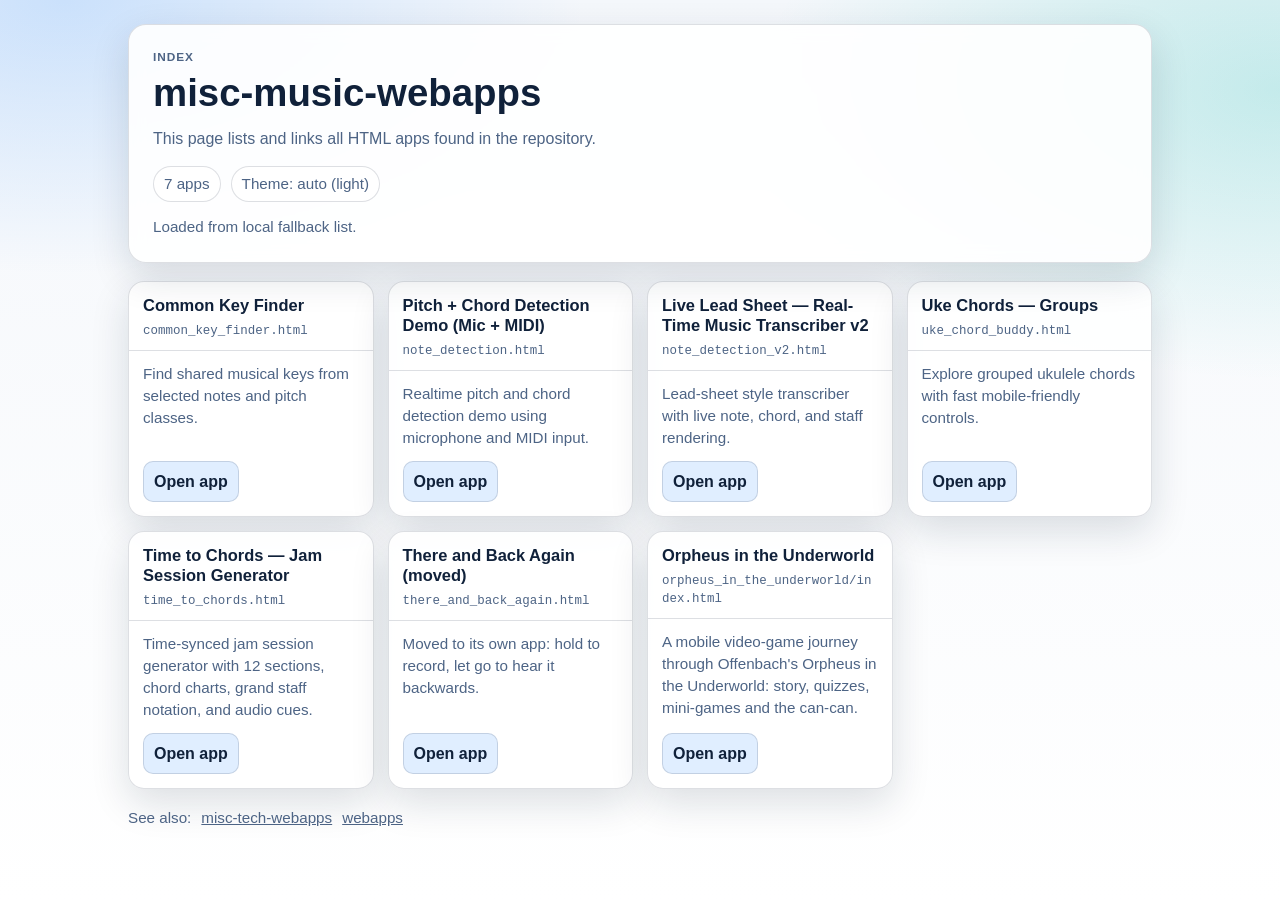
<file: index.html>
<!doctype html>
<html lang="en">
<head>
  <meta charset="utf-8" />
  <meta name="viewport" content="width=device-width, initial-scale=1" />
  <meta name="color-scheme" content="light dark" />
  <meta name="theme-color" media="(prefers-color-scheme: light)" content="#f4f7fb" />
  <meta name="theme-color" media="(prefers-color-scheme: dark)" content="#0a1220" />
  <title>Misc Music Webapps</title>
  <style>
    :root {
      --bg: #f4f7fb;
      --bg-soft: #ffffff;
      --card: rgba(255, 255, 255, 0.9);
      --text: #10213a;
      --muted: #4d6485;
      --line: rgba(16, 33, 58, 0.14);
      --accent: #0075ff;
      --accent-2: #00b6a9;
      --shadow: 0 14px 38px rgba(16, 33, 58, 0.14);
      --radius: 18px;
      --maxw: 1024px;
      --font-display: "Space Grotesk", "Avenir Next", "Segoe UI", sans-serif;
      --font-body: "Manrope", "Avenir Next", "Segoe UI", sans-serif;
    }

    @media (prefers-color-scheme: dark) {
      :root {
        --bg: #0a1220;
        --bg-soft: #0f1b2e;
        --card: rgba(18, 30, 49, 0.88);
        --text: #ecf3ff;
        --muted: #9db4d7;
        --line: rgba(236, 243, 255, 0.14);
        --accent: #61a7ff;
        --accent-2: #55dbc4;
        --shadow: 0 22px 56px rgba(0, 0, 0, 0.44);
      }
    }

    * {
      box-sizing: border-box;
    }

    html,
    body {
      margin: 0;
      padding: 0;
      min-height: 100%;
    }

    body {
      color: var(--text);
      font-family: var(--font-body);
      line-height: 1.45;
      background:
        radial-gradient(950px 500px at 5% 0%, color-mix(in oklab, var(--accent), transparent 83%), transparent 55%),
        radial-gradient(900px 500px at 100% 10%, color-mix(in oklab, var(--accent-2), transparent 80%), transparent 58%),
        linear-gradient(180deg, var(--bg), var(--bg-soft));
    }

    .shell {
      width: min(var(--maxw), 100% - 28px);
      margin: 24px auto 36px;
    }

    .hero {
      padding: 24px;
      border: 1px solid var(--line);
      border-radius: var(--radius);
      background: var(--card);
      box-shadow: var(--shadow);
      backdrop-filter: blur(8px);
    }

    .eyebrow {
      margin: 0;
      color: var(--muted);
      letter-spacing: 0.08em;
      text-transform: uppercase;
      font-size: 0.74rem;
      font-weight: 700;
    }

    h1 {
      margin: 0.35rem 0 0;
      font-family: var(--font-display);
      font-size: clamp(1.55rem, 1rem + 2.2vw, 2.4rem);
      line-height: 1.1;
    }

    .sub {
      margin: 0.8rem 0 0;
      color: var(--muted);
      max-width: 64ch;
    }

    .meta {
      margin-top: 1rem;
      display: flex;
      flex-wrap: wrap;
      gap: 10px;
      color: var(--muted);
      font-size: 0.95rem;
    }

    .pill {
      border: 1px solid var(--line);
      border-radius: 999px;
      padding: 6px 10px;
      background: color-mix(in oklab, var(--card), transparent 10%);
    }

    .grid {
      margin-top: 18px;
      display: grid;
      gap: 14px;
      grid-template-columns: repeat(auto-fit, minmax(220px, 1fr));
    }

    .card {
      border: 1px solid var(--line);
      border-radius: 16px;
      background: var(--card);
      box-shadow: var(--shadow);
      display: flex;
      flex-direction: column;
      min-height: 180px;
      overflow: hidden;
      transition: transform 0.17s ease, border-color 0.17s ease;
    }

    .card:hover,
    .card:focus-within {
      transform: translateY(-2px);
      border-color: color-mix(in oklab, var(--accent), var(--line) 45%);
    }

    .card-top {
      padding: 14px 14px 10px;
      border-bottom: 1px solid var(--line);
    }

    .card-title {
      margin: 0;
      font-family: var(--font-display);
      font-size: 1.03rem;
      line-height: 1.2;
    }

    .card-path {
      margin-top: 0.38rem;
      color: var(--muted);
      font-family: ui-monospace, SFMono-Regular, Menlo, Monaco, Consolas, "Liberation Mono", "Courier New", monospace;
      font-size: 0.78rem;
      word-break: break-word;
    }

    .card-main {
      padding: 12px 14px 14px;
      display: flex;
      flex: 1;
      flex-direction: column;
      justify-content: space-between;
      gap: 12px;
    }

    .desc {
      margin: 0;
      color: var(--muted);
      font-size: 0.95rem;
    }

    .open-link {
      align-self: flex-start;
      text-decoration: none;
      color: var(--text);
      font-weight: 700;
      border: 1px solid var(--line);
      border-radius: 10px;
      padding: 8px 10px;
      background: color-mix(in oklab, var(--accent), transparent 88%);
      transition: background 0.17s ease, border-color 0.17s ease;
    }

    .open-link:hover,
    .open-link:focus-visible {
      border-color: color-mix(in oklab, var(--accent), var(--line) 40%);
      background: color-mix(in oklab, var(--accent), transparent 80%);
      outline: none;
    }

    .muted-row {
      margin-top: 18px;
      color: var(--muted);
      font-size: 0.95rem;
      display: flex;
      gap: 10px;
      flex-wrap: wrap;
    }

    .muted-row a {
      color: inherit;
    }

    .state {
      margin-top: 14px;
      color: var(--muted);
      font-size: 0.95rem;
      min-height: 1.2em;
    }

    @media (max-width: 600px) {
      .shell {
        width: min(var(--maxw), 100% - 20px);
        margin-top: 16px;
      }

      .hero {
        padding: 16px;
      }

      .grid {
        margin-top: 14px;
        gap: 10px;
      }
    }

    @media (prefers-reduced-motion: reduce) {
      .card,
      .open-link {
        transition: none;
      }
    }
  </style>
</head>
<body>
  <main class="shell">
    <section class="hero">
      <p class="eyebrow">Index</p>
      <h1>misc-music-webapps</h1>
      <p class="sub">This page lists and links all HTML apps found in the repository.</p>
      <div class="meta">
        <span class="pill" id="countPill">Loading apps...</span>
        <span class="pill" id="themePill">Theme: auto (system)</span>
      </div>
      <div class="state" id="stateText"></div>
    </section>

    <section class="grid" id="appsGrid" aria-live="polite"></section>

    <section class="muted-row">
      <span>See also:</span>
      <a href="https://adamborecki.github.io/misc-tech-webapps/" target="_blank" rel="noopener noreferrer">misc-tech-webapps</a>
      <a href="https://adamborecki.github.io/webapps" target="_blank" rel="noopener noreferrer">webapps</a>
    </section>
  </main>

  <script>
    const fallbackAppData = [
      { path: "common_key_finder.html", description: "Find shared musical keys from selected notes and pitch classes." },
      { path: "note_detection.html", description: "Realtime pitch and chord detection demo using microphone and MIDI input." },
      { path: "note_detection_v2.html", description: "Lead-sheet style transcriber with live note, chord, and staff rendering." },
      { path: "uke_chord_buddy.html", description: "Explore grouped ukulele chords with fast mobile-friendly controls." },
      { path: "time_to_chords.html", description: "Time-synced jam session generator with 12 sections, chord charts, grand staff notation, and audio cues." },
      { path: "there_and_back_again.html", description: "Moved to its own app: hold to record, let go to hear it backwards." },
      { path: "orpheus_in_the_underworld/index.html", description: "A mobile video-game journey through Offenbach's Orpheus in the Underworld: story, quizzes, mini-games and the can-can." }
    ];

    const appsGrid = document.getElementById("appsGrid");
    const stateText = document.getElementById("stateText");
    const countPill = document.getElementById("countPill");
    const themePill = document.getElementById("themePill");

    function humanizeFilename(path) {
      const lastPart = path.split("/").pop() || path;
      const base = lastPart.replace(/\.html?$/i, "");
      return base
        .replace(/[_-]+/g, " ")
        .replace(/\b\w/g, (match) => match.toUpperCase());
    }

    function repoContextFromLocation() {
      if (!location.hostname.endsWith(".github.io")) return null;
      const owner = location.hostname.replace(".github.io", "");
      const firstPathSegment = location.pathname.split("/").filter(Boolean)[0];
      if (!owner || !firstPathSegment) return null;
      return { owner, repo: firstPathSegment };
    }

    function isTargetHtml(path) {
      const lower = path.toLowerCase();
      // Root index is this page; a subfolder's index.html is an app in its own folder.
      return lower.endsWith(".html") && lower !== "index.html";
    }

    function descriptionForPath(path) {
      const match = fallbackAppData.find((item) => item.path === path);
      return match ? match.description : "HTML page in this repository.";
    }

    async function fetchGitHubTreeHtmlPaths() {
      const context = repoContextFromLocation();
      if (!context) return [];

      const repoRes = await fetch(`https://api.github.com/repos/${context.owner}/${context.repo}`);
      if (!repoRes.ok) throw new Error("Repository metadata request failed");
      const repo = await repoRes.json();
      const branch = repo.default_branch || "main";

      const treeRes = await fetch(`https://api.github.com/repos/${context.owner}/${context.repo}/git/trees/${encodeURIComponent(branch)}?recursive=1`);
      if (!treeRes.ok) throw new Error("Repository tree request failed");
      const treeData = await treeRes.json();
      if (!Array.isArray(treeData.tree)) return [];

      return treeData.tree
        .filter((entry) => entry && entry.type === "blob" && typeof entry.path === "string" && isTargetHtml(entry.path))
        .map((entry) => entry.path)
        .sort((a, b) => a.localeCompare(b));
    }

    function uniquePaths(paths) {
      return [...new Set(paths.filter(Boolean))];
    }

    async function titleForPath(path) {
      try {
        const res = await fetch(path, { cache: "no-store" });
        if (!res.ok) throw new Error("title fetch failed");
        const html = await res.text();
        const match = html.match(/<title>([^<]+)<\/title>/i);
        return match && match[1] ? match[1].trim() : humanizeFilename(path);
      } catch {
        return humanizeFilename(path);
      }
    }

    function renderCards(apps) {
      appsGrid.innerHTML = "";
      for (const app of apps) {
        const card = document.createElement("article");
        card.className = "card";
        card.innerHTML = `
          <header class="card-top">
            <h2 class="card-title">${app.title}</h2>
            <div class="card-path">${app.path}</div>
          </header>
          <div class="card-main">
            <p class="desc">${app.description}</p>
            <a class="open-link" href="${encodeURI(app.path)}">Open app</a>
          </div>
        `;
        appsGrid.appendChild(card);
      }
    }

    async function buildIndex() {
      stateText.textContent = "Discovering HTML pages...";

      let discovered = [];
      try {
        discovered = await fetchGitHubTreeHtmlPaths();
      } catch {
        // Fallback below when API discovery is unavailable.
      }

      const fallbackPaths = fallbackAppData.map((item) => item.path);
      const paths = uniquePaths(discovered.length ? discovered : fallbackPaths).filter(isTargetHtml);

      if (!paths.length) {
        countPill.textContent = "0 apps";
        stateText.textContent = "No HTML apps found.";
        return;
      }

      const apps = await Promise.all(
        paths.map(async (path) => ({
          path,
          title: await titleForPath(path),
          description: descriptionForPath(path)
        }))
      );

      renderCards(apps);
      countPill.textContent = `${apps.length} app${apps.length === 1 ? "" : "s"}`;
      stateText.textContent = discovered.length
        ? "Loaded from repository tree."
        : "Loaded from local fallback list.";
    }

    function syncThemePill() {
      const dark = window.matchMedia && window.matchMedia("(prefers-color-scheme: dark)").matches;
      themePill.textContent = `Theme: auto (${dark ? "dark" : "light"})`;
    }

    syncThemePill();
    if (window.matchMedia) {
      window.matchMedia("(prefers-color-scheme: dark)").addEventListener("change", syncThemePill);
    }
    buildIndex();
  </script>
</body>
</html>
</file>
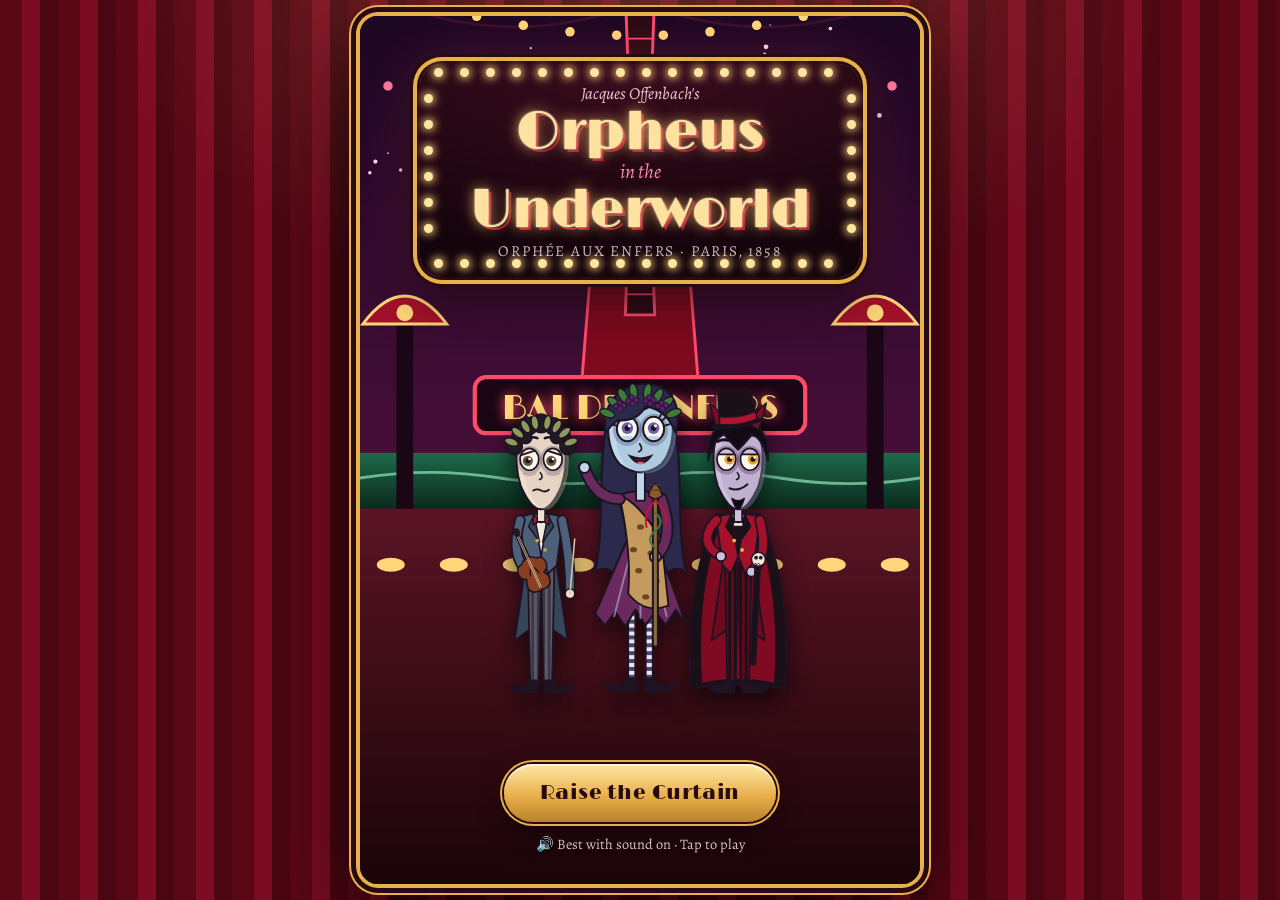
<file: orpheus_in_the_underworld/index.html>
<!doctype html>
<html lang="en">
<head>
  <meta charset="utf-8" />
  <meta name="viewport" content="width=device-width, initial-scale=1, viewport-fit=cover, user-scalable=no" />
  <meta name="theme-color" content="#14060d" />
  <meta name="description" content="A can-can video-game journey through Offenbach's comic opera Orpheus in the Underworld (Orphée aux enfers, 1858)." />
  <title>Orpheus in the Underworld</title>
  <link rel="preconnect" href="https://fonts.googleapis.com" />
  <link rel="preconnect" href="https://fonts.gstatic.com" crossorigin />
  <link href="https://fonts.googleapis.com/css2?family=Alegreya:ital,wght@0,400;0,700;0,800;1,400&family=Limelight&display=swap" rel="stylesheet" />
  <link rel="stylesheet" href="css/style.css" />
</head>
<body>
  <div id="game" aria-live="polite">
    <!-- Title -->
    <section id="title" class="screen">
      <div class="title-bg" id="titleBg"></div>
      <div class="title-cast" id="titleCast"></div>
      <div class="marquee" id="marquee">
        <div class="marquee-pre">Jacques Offenbach's</div>
        <h1><span class="t1">Orpheus</span><span class="t2">in the</span><span class="t3">Underworld</span></h1>
        <div class="marquee-sub">Orphée aux enfers · Paris, 1858</div>
      </div>
      <div class="title-actions">
        <button class="btn gold big" id="btnStart">Raise the Curtain</button>
        <button class="btn ghost" id="btnContinue">Continue the Journey</button>
        <p class="title-tip">🔊 Best with sound on · Tap to play</p>
      </div>
    </section>

    <!-- Journey map -->
    <section id="map" class="screen">
      <header class="map-head">
        <button class="icon-btn" id="mapMenu" aria-label="Menu">☰</button>
        <div class="map-title">
          <div class="map-kicker">The Journey</div>
          <div class="map-name" id="mapName">Orpheus in the Underworld</div>
        </div>
        <div class="rose-count" title="Roses from the audience"><span class="rose-ico">🌹</span><span class="roses">0</span></div>
      </header>
      <div class="map-scroll" id="mapScroll"></div>
    </section>

    <!-- Scene -->
    <section id="scene" class="screen">
      <div id="stage">
        <div id="bg"></div>
        <canvas id="fx"></canvas>
        <div id="actors"></div>
        <div id="flash"></div>
      </div>
      <header id="hud">
        <button class="icon-btn" id="hudMenu" aria-label="Menu">☰</button>
        <div class="hud-title" id="hudTitle"></div>
        <div class="rose-count"><span class="rose-ico">🌹</span><span class="roses">0</span></div>
      </header>
      <section id="dialog" class="dlg" aria-live="polite">
        <div class="nameplate" id="nameplate"><span class="np-portrait" id="npPortrait"></span><span class="np-name" id="npName"></span></div>
        <div class="dlg-text" id="dlgText"></div>
        <div class="dlg-choices" id="dlgChoices"></div>
        <div class="dlg-next" id="dlgNext" aria-hidden="true">▼</div>
      </section>
    </section>

    <!-- Overlays: mini-games, cards, menus -->
    <section id="modal" class="modal" aria-modal="true"></section>
    <div id="curtain"><div class="cur left"></div><div class="cur right"></div><div class="cur-valance"></div></div>
  </div>

  <script src="js/audio.js"></script>
  <script src="js/art.js"></script>
  <script src="js/story.js"></script>
  <script src="js/games.js"></script>
  <script src="js/engine.js"></script>
</body>
</html>
</file>
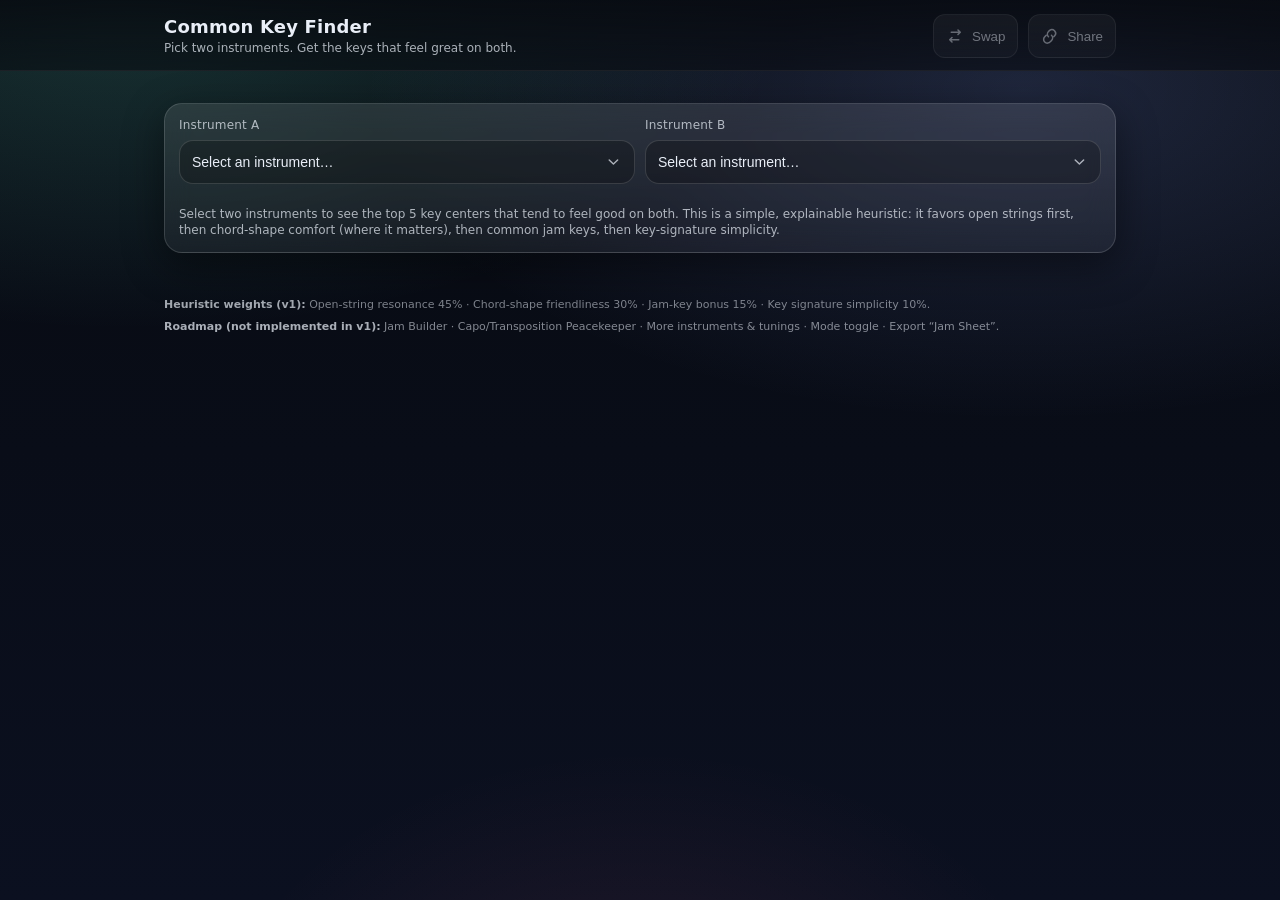
<file: common_key_finder.html>
<!doctype html>
<html lang="en">
<head>
  <meta charset="utf-8" />
  <meta name="viewport" content="width=device-width,initial-scale=1" />
  <meta name="theme-color" content="#0b0f14" />
  <title>Common Key Finder</title>
  <style>
    :root{
      --bg0:#070a10;
      --bg1:#0b1020;
      --panel: rgba(255,255,255,.08);
      --panel2: rgba(255,255,255,.06);
      --stroke: rgba(255,255,255,.14);
      --text:#e9eef7;
      --muted: rgba(233,238,247,.72);
      --muted2: rgba(233,238,247,.55);
      --accent:#69f0d6;
      --accent2:#8aa5ff;
      --danger:#ff6b8b;
      --shadow: 0 12px 40px rgba(0,0,0,.45);
      --blur: 14px;
      --radius: 18px;
      --radius2: 14px;
      --tap: 44px;
      --mono: ui-monospace, SFMono-Regular, Menlo, Monaco, Consolas, "Liberation Mono", "Courier New", monospace;
      --sans: ui-sans-serif, system-ui, -apple-system, Segoe UI, Roboto, Helvetica, Arial, "Apple Color Emoji","Segoe UI Emoji";
    }

    *{box-sizing:border-box}
    html,body{height:100%}
    body{
      margin:0;
      font-family:var(--sans);
      color:var(--text);
      background:
        radial-gradient(1200px 600px at 10% 0%, rgba(105,240,214,.18), transparent 55%),
        radial-gradient(1200px 600px at 80% 10%, rgba(138,165,255,.18), transparent 55%),
        radial-gradient(800px 600px at 50% 120%, rgba(255,107,139,.10), transparent 55%),
        linear-gradient(180deg, var(--bg0), var(--bg1));
      overflow-x:hidden;
    }

    .wrap{max-width:980px;margin:0 auto;padding:18px 14px 28px}

    header{
      position:sticky; top:0; z-index:50;
      backdrop-filter: blur(var(--blur));
      -webkit-backdrop-filter: blur(var(--blur));
      background: linear-gradient(180deg, rgba(7,10,16,.85), rgba(7,10,16,.55));
      border-bottom:1px solid rgba(255,255,255,.08);
    }
    .head-inner{max-width:980px;margin:0 auto;padding:14px 14px 12px}

    .title-row{display:flex;align-items:center;justify-content:space-between;gap:12px}

    .brand{
      display:flex;flex-direction:column;gap:4px;min-width:0;
    }
    .brand h1{margin:0;font-size:18px;letter-spacing:.2px}
    .brand p{margin:0;font-size:12px;color:var(--muted);line-height:1.2}

    .actions{display:flex;gap:10px;align-items:center}

    .btn{
      min-height:var(--tap);
      padding:10px 12px;
      border-radius:12px;
      border:1px solid var(--stroke);
      background: linear-gradient(180deg, rgba(255,255,255,.10), rgba(255,255,255,.05));
      color:var(--text);
      box-shadow: 0 10px 22px rgba(0,0,0,.35);
      cursor:pointer;
      display:inline-flex;align-items:center;gap:8px;
      transition: transform .12s ease, border-color .12s ease, background .12s ease;
      user-select:none;
    }
    .btn:active{transform: scale(.98)}
    .btn:hover{border-color:rgba(255,255,255,.22)}
    .btn[disabled]{opacity:.45;cursor:not-allowed;box-shadow:none}

    .btn .ic{width:18px;height:18px;opacity:.9}

    .card{
      background: linear-gradient(180deg, rgba(255,255,255,.10), rgba(255,255,255,.05));
      border:1px solid rgba(255,255,255,.14);
      border-radius:var(--radius);
      box-shadow: var(--shadow);
      backdrop-filter: blur(var(--blur));
      -webkit-backdrop-filter: blur(var(--blur));
    }

    .selectors{margin-top:14px;display:grid;grid-template-columns:1fr;gap:12px}

    .selector-card{padding:14px}
    .selector-grid{display:grid;grid-template-columns:1fr;gap:12px}

    .select-row{display:flex;align-items:stretch;gap:10px}

    .select-wrap{flex:1;display:flex;flex-direction:column;gap:8px}
    label{font-size:12px;color:var(--muted);letter-spacing:.2px}

    .select{
      display:flex;align-items:center;gap:10px;
      min-height:var(--tap);
      padding:10px 12px;
      border-radius:14px;
      border:1px solid var(--stroke);
      background: rgba(0,0,0,.25);
      transition:border-color .12s ease, background .12s ease;
    }

    .select:focus-within{border-color: rgba(105,240,214,.55);background: rgba(0,0,0,.30)}

    select{
      width:100%;
      background:transparent;
      border:none;
      color:var(--text);
      font-size:14px;
      outline:none;
      appearance:none;
      -webkit-appearance:none;
      padding-right:10px;
    }

    .select .chev{width:18px;height:18px;opacity:.7}

    .instrument-badge{
      display:flex;align-items:center;gap:10px;
      padding:10px 12px;
      border-radius:14px;
      border:1px solid rgba(255,255,255,.12);
      background: rgba(255,255,255,.05);
    }
    .instrument-badge svg{width:24px;height:24px}
    .instrument-badge .nm{font-size:14px}

    .hint{
      margin-top:10px;
      font-size:12px;
      color:var(--muted);
      line-height:1.35;
    }

    .results{margin-top:14px;display:flex;flex-direction:column;gap:12px}

    .key-card{padding:14px;overflow:hidden}

    .key-top{display:flex;align-items:flex-start;justify-content:space-between;gap:12px}

    .kname{display:flex;flex-direction:column;gap:4px;min-width:0}
    .kname .big{font-size:16px;font-weight:700}
    .kname .sub{font-size:12px;color:var(--muted)}

    .score-pill{
      min-width:84px;
      padding:8px 10px;
      border-radius:999px;
      border:1px solid rgba(105,240,214,.35);
      background: radial-gradient(160px 60px at 30% 30%, rgba(105,240,214,.20), rgba(255,255,255,.06));
      text-align:right;
      box-shadow: 0 10px 26px rgba(0,0,0,.35);
    }
    .score-pill .num{font-family:var(--mono);font-weight:800}
    .score-pill .lbl{display:block;font-size:10px;color:var(--muted);margin-top:2px}

    .why{margin-top:10px;color:var(--muted);font-size:13px;line-height:1.35}

    .bars{margin-top:12px;display:grid;grid-template-columns:1fr;gap:10px}
    .bar-row{display:flex;align-items:center;gap:10px}
    .bar-row .tag{width:96px;font-size:12px;color:var(--muted);white-space:nowrap;overflow:hidden;text-overflow:ellipsis}
    .bar{
      flex:1;height:10px;border-radius:999px;
      background: rgba(255,255,255,.10);
      border:1px solid rgba(255,255,255,.12);
      overflow:hidden;
    }
    .bar > i{
      display:block;height:100%;
      width:0%;
      background: linear-gradient(90deg, rgba(105,240,214,.85), rgba(138,165,255,.80));
      border-radius:999px;
      transition: width .35s cubic-bezier(.2,.8,.2,1);
    }
    .bar-row .val{width:46px;text-align:right;font-family:var(--mono);font-size:12px;color:var(--muted)}

    .chips{margin-top:12px;display:flex;flex-wrap:wrap;gap:8px}
    .chip{
      display:inline-flex;align-items:center;gap:6px;
      padding:7px 10px;
      border-radius:999px;
      border:1px solid rgba(255,255,255,.14);
      background: rgba(255,255,255,.06);
      font-size:12px;color:var(--text);
    }
    .chip small{color:var(--muted2);font-size:11px}

    .tabs{margin-top:12px}
    .tablist{display:flex;gap:8px;flex-wrap:wrap}

    .tab{
      min-height:36px;
      padding:8px 10px;
      border-radius:999px;
      border:1px solid rgba(255,255,255,.14);
      background: rgba(0,0,0,.20);
      color:var(--muted);
      cursor:pointer;
      transition: border-color .12s ease, background .12s ease, color .12s ease;
    }
    .tab[aria-selected="true"]{
      color:var(--text);
      border-color: rgba(105,240,214,.45);
      background: rgba(105,240,214,.10);
    }

    .tabpanel{
      margin-top:10px;
      padding:12px;
      border-radius:var(--radius2);
      border:1px solid rgba(255,255,255,.12);
      background: rgba(0,0,0,.18);
      animation: fadeIn .18s ease;
    }

    @keyframes fadeIn{from{opacity:0;transform:translateY(2px)}to{opacity:1;transform:translateY(0)}}

    .row2{display:grid;grid-template-columns:1fr;gap:12px}

    .section-title{font-size:12px;color:var(--muted);margin:0 0 8px 0;letter-spacing:.2px}

    .note-line{display:flex;flex-wrap:wrap;gap:8px}

    .note-chip{
      padding:8px 10px;
      border-radius:12px;
      background: rgba(255,255,255,.06);
      border:1px solid rgba(255,255,255,.14);
      font-family:var(--mono);
      font-size:12px;
      display:inline-flex;gap:8px;align-items:center;
    }

    .note-chip .badges{display:flex;gap:6px;align-items:center}
    .badge{
      font-family:var(--mono);
      font-size:10px;
      padding:2px 6px;
      border-radius:999px;
      border:1px solid rgba(255,255,255,.14);
      color:var(--muted);
      background: rgba(0,0,0,.18);
    }
    .badge.ok{border-color: rgba(105,240,214,.40); color: rgba(105,240,214,.95); background: rgba(105,240,214,.08)}

    .chord-grid{display:flex;flex-wrap:wrap;gap:8px}
    .chord-chip{
      padding:8px 10px;
      border-radius:12px;
      border:1px solid rgba(255,255,255,.14);
      background: rgba(255,255,255,.06);
      cursor:pointer;
      transition: transform .12s ease, border-color .12s ease;
      display:inline-flex;gap:8px;align-items:center;
    }
    .chord-chip:active{transform: scale(.98)}
    .chord-chip:hover{border-color: rgba(255,255,255,.22)}
    .chord-chip[disabled]{opacity:.5;cursor:not-allowed}

    .deg{font-family:var(--mono);font-size:11px;color:var(--muted2)}
    .ch{font-family:var(--mono);font-size:12px}

    .mini{font-size:12px;color:var(--muted);line-height:1.35}

    .diagram-wrap{display:grid;grid-template-columns:1fr;gap:10px}
    .diagram-card{
      border:1px solid rgba(255,255,255,.12);
      border-radius:14px;
      background: rgba(255,255,255,.05);
      padding:10px;
    }

    .diagram-head{display:flex;align-items:center;justify-content:space-between;gap:10px;margin-bottom:8px}
    .diagram-head .ttl{font-size:12px;color:var(--muted)}
    .diagram-head .chname{font-family:var(--mono);font-weight:700}

    canvas{width:100%;height:auto;display:block}

    .bowed-grid{display:grid;grid-template-columns:1fr;gap:10px}
    .kv{display:flex;gap:10px;align-items:flex-start}
    .kv b{min-width:110px;color:var(--muted);font-size:12px}
    .kv div{font-size:12px;color:var(--text);line-height:1.35}

    .footer{
      margin-top:18px;
      color:var(--muted2);
      font-size:11px;
      line-height:1.4;
      padding:12px 0 0;
    }

    .toast{
      position:fixed;left:50%;bottom:18px;transform:translateX(-50%);
      padding:10px 12px;
      border-radius:999px;
      border:1px solid rgba(255,255,255,.16);
      background: rgba(0,0,0,.55);
      color:var(--text);
      backdrop-filter: blur(var(--blur));
      -webkit-backdrop-filter: blur(var(--blur));
      box-shadow: 0 16px 40px rgba(0,0,0,.5);
      opacity:0; pointer-events:none;
      transition: opacity .18s ease, transform .18s ease;
      font-size:12px;
      max-width:min(92vw, 520px);
      text-align:center;
    }
    .toast.show{opacity:1;transform:translateX(-50%) translateY(-4px)}

    /* Desktop tweaks */
    @media (min-width: 820px){
      .selectors{grid-template-columns:1fr}
      .selector-grid{grid-template-columns:1fr}
      .bars{grid-template-columns:1fr 1fr}
      .row2{grid-template-columns: 1fr 1fr}
      .diagram-wrap{grid-template-columns: 1fr 1fr}
    }

    /* Reduced motion */
    @media (prefers-reduced-motion: reduce){
      *{scroll-behavior:auto !important}
      .bar > i{transition:none}
      .tabpanel{animation:none}
      .btn{transition:none}
      .toast{transition:none}
    }
  </style>
</head>
<body>
  <header>
    <div class="head-inner">
      <div class="title-row">
        <div class="brand">
          <h1>Common Key Finder</h1>
          <p>Pick two instruments. Get the keys that feel great on both.</p>
        </div>
        <div class="actions">
          <button class="btn" id="swapBtn" disabled title="Swap instruments" aria-label="Swap instruments">
            <svg class="ic" viewBox="0 0 24 24" fill="none" aria-hidden="true">
              <path d="M7 7h12m0 0-3-3m3 3-3 3" stroke="currentColor" stroke-width="2" stroke-linecap="round" stroke-linejoin="round"/>
              <path d="M17 17H5m0 0 3 3m-3-3 3-3" stroke="currentColor" stroke-width="2" stroke-linecap="round" stroke-linejoin="round"/>
            </svg>
            Swap
          </button>
          <button class="btn" id="shareBtn" disabled title="Copy share link" aria-label="Copy share link">
            <svg class="ic" viewBox="0 0 24 24" fill="none" aria-hidden="true">
              <path d="M10 13a5 5 0 0 1 0-7l1.5-1.5a5 5 0 0 1 7 7L17 13" stroke="currentColor" stroke-width="2" stroke-linecap="round"/>
              <path d="M14 11a5 5 0 0 1 0 7L12.5 19.5a5 5 0 1 1-7-7L7 11" stroke="currentColor" stroke-width="2" stroke-linecap="round"/>
            </svg>
            Share
          </button>
        </div>
      </div>
    </div>
  </header>

  <main class="wrap">
    <section class="selectors">
      <div class="card selector-card">
        <div class="selector-grid">
          <div class="select-row">
            <div class="select-wrap">
              <label for="selA">Instrument A</label>
              <div class="select">
                <span id="badgeA" class="instrument-badge" style="display:none"></span>
                <select id="selA" aria-label="Select Instrument A"></select>
                <svg class="chev" viewBox="0 0 24 24" fill="none" aria-hidden="true">
                  <path d="M6 9l6 6 6-6" stroke="currentColor" stroke-width="2" stroke-linecap="round" stroke-linejoin="round"/>
                </svg>
              </div>
            </div>
            <div class="select-wrap">
              <label for="selB">Instrument B</label>
              <div class="select">
                <span id="badgeB" class="instrument-badge" style="display:none"></span>
                <select id="selB" aria-label="Select Instrument B"></select>
                <svg class="chev" viewBox="0 0 24 24" fill="none" aria-hidden="true">
                  <path d="M6 9l6 6 6-6" stroke="currentColor" stroke-width="2" stroke-linecap="round" stroke-linejoin="round"/>
                </svg>
              </div>
            </div>
          </div>

          <div class="hint" id="hint">
            Select two instruments to see the top 5 key centers that tend to feel good on both.
            This is a simple, explainable heuristic: it favors open strings first, then chord-shape comfort (where it matters), then common jam keys, then key-signature simplicity.
          </div>
        </div>
      </div>
    </section>

    <section class="results" id="results" aria-live="polite"></section>

    <div class="footer">
      <div style="opacity:.95">
        <b style="color:var(--muted)">Heuristic weights (v1):</b>
        Open-string resonance 45% · Chord-shape friendliness 30% · Jam-key bonus 15% · Key signature simplicity 10%.
      </div>
      <div style="margin-top:6px">
        <b style="color:var(--muted)">Roadmap (not implemented in v1):</b>
        Jam Builder · Capo/Transposition Peacekeeper · More instruments & tunings · Mode toggle · Export “Jam Sheet”.
      </div>
    </div>
  </main>

  <div class="toast" id="toast" role="status" aria-live="polite"></div>

  <!-- Modal (used for chord diagrams from chips) -->
  <dialog id="dlg" style="border:none;background:transparent;padding:0;max-width:min(680px, 96vw)">
    <div class="card" style="padding:14px;border-radius:18px">
      <div style="display:flex;align-items:center;justify-content:space-between;gap:10px">
        <div>
          <div style="font-size:12px;color:var(--muted)">Chord diagram</div>
          <div id="dlgTitle" style="font-family:var(--mono);font-weight:800;font-size:16px"></div>
        </div>
        <button class="btn" id="dlgCloseBtn" aria-label="Close chord diagram">
          <svg class="ic" viewBox="0 0 24 24" fill="none" aria-hidden="true">
            <path d="M6 6l12 12M18 6 6 18" stroke="currentColor" stroke-width="2" stroke-linecap="round"/>
          </svg>
          Close
        </button>
      </div>
      <div id="dlgBody" style="margin-top:12px"></div>
      <div style="margin-top:10px;color:var(--muted2);font-size:11px;line-height:1.4">
        Tip: If a chord shape isn’t included in v1, the app will say so.
      </div>
    </div>
  </dialog>

  <script>
    /**********************
     * Common Key Finder — v1
     * Single-file app.
     *
     * Scoring notes:
     * - This is intentionally a heuristic, not a “theory engine”.
     * - The goal is fast, explainable ranking for jam-friendly key centers.
     *
     * Later features (DO NOT implement in v1):
     * - Common Notes Jam Builder: suggest 2–4 chords + a riff prompt per instrument.
     * - Transposition Peacekeeper: capo suggestions / alternate voicings / compromise keys.
     * - More instruments, custom tunings, capo param in URL.
     * - Mode toggle (major/minor/mixolydian) for Jam Builder.
     * - Export/print “Jam Sheet” layout.
     **********************/

    // -------------------------
    // Data
    // -------------------------

    const NOTE_ORDER_SHARPS = ["C","C#","D","D#","E","F","F#","G","G#","A","A#","B"]; // pitch classes 0..11
    const NOTE_ORDER_FLATS  = ["C","Db","D","Eb","E","F","Gb","G","Ab","A","Bb","B"]; // pitch classes 0..11

    const NOTE_TO_PC = {
      "C":0, "B#":0,
      "C#":1, "Db":1,
      "D":2,
      "D#":3, "Eb":3,
      "E":4, "Fb":4,
      "F":5, "E#":5,
      "F#":6, "Gb":6,
      "G":7,
      "G#":8, "Ab":8,
      "A":9,
      "A#":10, "Bb":10,
      "B":11, "Cb":11
    };

    const PC_TO_NAME = {
      sharps: (pc)=>NOTE_ORDER_SHARPS[(pc+12)%12],
      flats:  (pc)=>NOTE_ORDER_FLATS[(pc+12)%12]
    };

    const instruments = {
      guitar_std: {
        id:"guitar_std",
        name:"Guitar (Standard EADGBE)",
        family:"fretted",
        strings:["E","A","D","G","B","E"],
        icon:"guitar"
      },
      guitar_dropd: {
        id:"guitar_dropd",
        name:"Guitar (Drop D)",
        family:"fretted",
        strings:["D","A","D","G","B","E"],
        icon:"guitar"
      },
      ukulele: {
        id:"ukulele",
        name:"Ukulele (Standard GCEA)",
        family:"fretted",
        strings:["G","C","E","A"],
        icon:"ukulele"
      },
      bass: {
        id:"bass",
        name:"Bass Guitar (Standard EADG)",
        family:"bass",
        strings:["E","A","D","G"],
        icon:"bass"
      },
      violin: {
        id:"violin",
        name:"Violin (GDAE)",
        family:"bowed",
        strings:["G","D","A","E"],
        icon:"violin"
      },
      viola: {
        id:"viola",
        name:"Viola (CGDA)",
        family:"bowed",
        strings:["C","G","D","A"],
        icon:"viola"
      },
      cello: {
        id:"cello",
        name:"Cello (CGDA)",
        family:"bowed",
        strings:["C","G","D","A"],
        icon:"cello"
      },
      double_bass: {
        id:"double_bass",
        name:"Double Bass (EADG)",
        family:"bass",
        strings:["E","A","D","G"],
        icon:"doublebass"
      }
    };

    // Candidate keys — major + relative minor; scale tones are spelled simply for readability.
    const keys = [
      { id:"C",  major:"C",  relMinor:"Am",  prefer:"sharps", sigCount:0, sigText:"0",  scale:["C","D","E","F","G","A","B"] },
      { id:"G",  major:"G",  relMinor:"Em",  prefer:"sharps", sigCount:1, sigText:"1#", scale:["G","A","B","C","D","E","F#"] },
      { id:"D",  major:"D",  relMinor:"Bm",  prefer:"sharps", sigCount:2, sigText:"2#", scale:["D","E","F#","G","A","B","C#"] },
      { id:"A",  major:"A",  relMinor:"F#m", prefer:"sharps", sigCount:3, sigText:"3#", scale:["A","B","C#","D","E","F#","G#"] },
      { id:"E",  major:"E",  relMinor:"C#m", prefer:"sharps", sigCount:4, sigText:"4#", scale:["E","F#","G#","A","B","C#","D#"] },
      { id:"F",  major:"F",  relMinor:"Dm",  prefer:"flats",  sigCount:1, sigText:"1b", scale:["F","G","A","Bb","C","D","E"] },
      { id:"Bb", major:"Bb", relMinor:"Gm",  prefer:"flats",  sigCount:2, sigText:"2b", scale:["Bb","C","D","Eb","F","G","A"] },
      { id:"Eb", major:"Eb", relMinor:"Cm",  prefer:"flats",  sigCount:3, sigText:"3b", scale:["Eb","F","G","Ab","Bb","C","D"] }
    ];

    // Jam-key bonus (0..10)
    const jamKeyScore = {
      C: 8, G: 8, D: 8, A: 8, E: 8, F: 7, Bb: 5, Eb: 3
    };

    // Key-signature simplicity (0..10). Lower count = higher score.
    // 0 -> 10, 1 -> 8, 2 -> 6, 3 -> 4, 4 -> 2.
    const sigSimpScore = (sigCount)=>{
      const score = 10 - (sigCount*2);
      return clamp(score, 0, 10);
    };

    // Chord-shape friendliness (0..10)
    // (Very small / opinionated map; easy-to-explain “campfire” heuristics.)
    const chordFriendly = {
      guitar: { C:10, G:10, D:10, A:9, E:9, F:6, Bb:4, Eb:3 },
      uke:    { C:10, G:9,  D:9,  F:10, A:7, E:6, Bb:5, Eb:4 },
      neutral:{ C:5,  G:5,  D:5,  A:5, E:5, F:5, Bb:5, Eb:5 }
    };

    // Chord shapes dictionary (v1). Values are per-instrument family.
    // Representation:
    //   -1 = muted, 0 = open, n = fret.
    // IMPORTANT: This is intentionally small — we only include common “jam set” chords for likely keys.
    const chordShapes = {
      guitar: {
        "C":  { strings:[-1,3,2,0,1,0] },
        "G":  { strings:[3,2,0,0,0,3] },
        "D":  { strings:[-1,-1,0,2,3,2] },
        "A":  { strings:[-1,0,2,2,2,0] },
        "E":  { strings:[0,2,2,1,0,0] },
        "F":  { strings:[1,3,3,2,1,1], note:"barre" },
        "Bb": { strings:[-1,1,3,3,3,1], note:"barre" },
        "Eb": { strings:[-1,-1,1,3,4,3], note:"shape" },

        "Am": { strings:[-1,0,2,2,1,0] },
        "Em": { strings:[0,2,2,0,0,0] },
        "Bm": { strings:[-1,2,4,4,3,2], note:"barre" },
        "F#m":{ strings:[2,4,4,2,2,2], note:"barre" },
        "C#m":{ strings:[-1,4,6,6,5,4], note:"barre" },
        "Dm": { strings:[-1,-1,0,2,3,1] },
        "Gm": { strings:[3,5,5,3,3,3], note:"barre" },
        "Cm": { strings:[-1,3,5,5,4,3], note:"barre" }
      },
      ukulele: {
        "C":  { strings:[0,0,0,3] },
        "G":  { strings:[0,2,3,2] },
        "D":  { strings:[2,2,2,0] },
        "A":  { strings:[2,1,0,0] },
        "E":  { strings:[1,4,0,2], note:"common" },
        "F":  { strings:[2,0,1,0] },
        "Bb": { strings:[3,2,1,1] },
        "Eb": { strings:[0,3,3,1] },

        "Am": { strings:[2,0,0,0] },
        "Em": { strings:[0,4,3,2] },
        "Bm": { strings:[4,2,2,2], note:"barre" },
        "F#m":{ strings:[2,1,2,0] },
        "C#m":{ strings:[1,1,0,4], note:"common" },
        "Dm": { strings:[2,2,1,0] },
        "Gm": { strings:[0,2,3,1] },
        "Cm": { strings:[0,3,3,3], note:"barre" }
      }
    };

    // -------------------------
    // UI helpers
    // -------------------------

    const $ = (sel, el=document)=>el.querySelector(sel);
    const $$ = (sel, el=document)=>Array.from(el.querySelectorAll(sel));

    const toastEl = $("#toast");
    let toastT = null;
    function toast(msg){
      toastEl.textContent = msg;
      toastEl.classList.add("show");
      clearTimeout(toastT);
      toastT = setTimeout(()=>toastEl.classList.remove("show"), 1800);
    }

    function clamp(n, a, b){ return Math.max(a, Math.min(b, n)); }

    function pc(note){
      return NOTE_TO_PC[note] ?? null;
    }

    function uniq(arr){
      return Array.from(new Set(arr));
    }

    function noteInScale(noteName, scale){
      // Compare by pitch class so Bb matches A# (though we display key-preferred spelling).
      const nPc = pc(noteName);
      const scalePcs = scale.map(pc);
      return scalePcs.includes(nPc);
    }

    function keyInfoById(id){
      return keys.find(k=>k.id===id);
    }

    function getInstrument(id){
      return instruments[id] || null;
    }

    function iconSVG(kind){
      // Simple inline icons; intentionally minimal.
      const common = 'fill="none" stroke="currentColor" stroke-width="1.8" stroke-linecap="round" stroke-linejoin="round"';
      switch(kind){
        case "guitar":
          return `<svg viewBox="0 0 24 24" aria-hidden="true"><path ${common} d="M15 3c2 1 3 3 2 5l-2 3-2 2-2 1-1 2 2 2c1 1 1 3 0 4-1 1-3 1-4 0l-2-2c-1-1-1-3 0-4 1-1 3-1 4 0l1 1 2-1 1-2 2-2 2-3"/><circle ${common} cx="8" cy="17" r="1.2"/></svg>`;
        case "ukulele":
          return `<svg viewBox="0 0 24 24" aria-hidden="true"><path ${common} d="M14 3c2 1 3 3 2 5l-2 3-1 1-2 1-1 2 2 2c1 1 1 3 0 4-1 1-3 1-4 0l-2-2c-1-1-1-3 0-4 1-1 3-1 4 0l1 1 2-1"/><path ${common} d="M18 4l3 3"/></svg>`;
        case "bass":
          return `<svg viewBox="0 0 24 24" aria-hidden="true"><path ${common} d="M16 3c2 1 3 3 2 5l-2 3-2 2-2 1-1 2 2 2c1 1 1 3 0 4-1 1-3 1-4 0l-2-2c-1-1-1-3 0-4 1-1 3-1 4 0l1 1 2-1"/><path ${common} d="M18 3h4v4"/></svg>`;
        case "violin":
        case "viola":
        case "cello":
          return `<svg viewBox="0 0 24 24" aria-hidden="true"><path ${common} d="M12 2c2 0 4 2 4 4 0 1-.4 2-1.1 2.8l-1.3 1.4v2l1 1.2c.9 1.1.9 2.8 0 3.9l-1.8 2.2c-.9 1.1-2.5 1.1-3.4 0l-1.8-2.2c-.9-1.1-.9-2.8 0-3.9l1-1.2v-2L9.1 8.8C8.4 8 8 7 8 6c0-2 2-4 4-4Z"/><path ${common} d="M8 12h8"/></svg>`;
        case "doublebass":
          return `<svg viewBox="0 0 24 24" aria-hidden="true"><path ${common} d="M13 2c2 0 4 2 4 4 0 1-.4 2-1.1 2.8l-1.3 1.4v2l1.2 1.4c1 1.2 1 3.1 0 4.3l-1.8 2.3c-1 1.2-2.7 1.2-3.7 0l-1.8-2.3c-1-1.2-1-3.1 0-4.3l1.2-1.4v-2L10.1 8.8C9.4 8 9 7 9 6c0-2 2-4 4-4Z"/><path ${common} d="M18 3h4v4"/><path ${common} d="M7 14h10"/></svg>`;
        default:
          return `<svg viewBox="0 0 24 24" aria-hidden="true"><circle ${common} cx="12" cy="12" r="9"/></svg>`;
      }
    }

    function badgeHTML(inst){
      return `${iconSVG(inst.icon)}<div class="nm">${escapeHtml(inst.name)}</div>`;
    }

    function escapeHtml(s){
      return String(s)
        .replaceAll("&","&amp;")
        .replaceAll("<","&lt;")
        .replaceAll(">","&gt;")
        .replaceAll('"',"&quot;")
        .replaceAll("'","&#039;");
    }

    // -------------------------
    // Music logic (simple heuristic)
    // -------------------------

    function relativeMinorNotes(key){
      // Same pitch classes, rotated to start on relative minor tonic.
      const rel = key.relMinor;
      const relRoot = rel.replace("m","");
      const idx = key.scale.findIndex(n => pc(n)===pc(relRoot));
      if(idx<0) return key.scale.slice();
      return key.scale.slice(idx).concat(key.scale.slice(0, idx));
    }

    function diatonicChordsMajor(key){
      // I ii iii IV V vi vii°
      const degrees = ["I","ii","iii","IV","V","vi","vii°"];
      const qualities = ["maj","min","min","maj","maj","min","dim"]; // triads
      const roots = key.scale;
      return roots.map((r,i)=>({
        degree: degrees[i],
        root: r,
        quality: qualities[i],
        name: chordName(r, qualities[i])
      }));
    }

    function chordName(root, quality){
      if(quality==="maj") return root;
      if(quality==="min") return root + "m";
      if(quality==="dim") return root + "dim";
      return root;
    }

    function jamSetForKey(key){
      // I / IV / V / vi
      const diat = diatonicChordsMajor(key);
      const map = Object.fromEntries(diat.map(d=>[d.degree, d]));
      return [map["I"], map["IV"], map["V"], map["vi"]].filter(Boolean);
    }

    function openResonanceScore(inst, key){
      const opens = inst.strings;
      const inScale = opens.filter(n => noteInScale(n, key.scale));
      const count = inScale.length;
      const max = opens.length;

      // Base: ratio scaled to 0..6
      let score = (count / max) * 6;

      const tonic = key.major;
      const domPc = (pc(tonic) + 7) % 12;

      // Bonus if tonic or dominant is open
      if(opens.some(n => pc(n)===pc(tonic))) score += 2;
      if(opens.some(n => pc(n)===domPc)) score += 1;

      // Bass friendliness: extra for low open roots (E/A especially)
      if(inst.family === "bass"){
        const lowFav = ["E","A"]; // emphasize common low roots
        for(const fav of lowFav){
          if(opens.some(n => pc(n)===pc(fav)) && noteInScale(fav, key.scale)) score += 0.6;
          if(opens.some(n => pc(n)===pc(fav)) && (pc(fav)===pc(tonic) || pc(fav)===domPc)) score += 0.8;
        }
      }

      // Cap
      score = clamp(score, 0, 10);
      return {
        score,
        openInScaleCount: count,
        openInScale: inScale
      };
    }

    function chordFriendlinessScore(inst, key){
      const k = key.id;
      if(inst.id === "guitar_std" || inst.id === "guitar_dropd") return chordFriendly.guitar[k] ?? 5;
      if(inst.id === "ukulele") return chordFriendly.uke[k] ?? 5;
      // Bowed strings & bass: neutral (don’t penalize)
      return chordFriendly.neutral[k] ?? 5;
    }

    function jamBonusScore(key){
      return jamKeyScore[key.id] ?? 4;
    }

    function keySigScore(key){
      return sigSimpScore(key.sigCount);
    }

    function instrumentEase(inst, key){
      const open = openResonanceScore(inst, key);
      const chord = chordFriendlinessScore(inst, key);
      const jam = jamBonusScore(key);
      const sig = keySigScore(key);

      const ease0to10 = (
        0.45*open.score +
        0.30*chord +
        0.15*jam +
        0.10*sig
      );

      return {
        ease0to10: clamp(ease0to10, 0, 10),
        ease0to100: clamp(ease0to10*10, 0, 100),
        parts: { open: open.score, chord, jam, sig },
        openDetails: open
      };
    }

    function overlapBonus(aDetails, bDetails, key){
      // Reward:
      // - both instruments having open strings in-scale
      // - and a dense pool of “safe notes” (the key scale itself)
      //
      // v1 definition of "overlap strength":
      //   - min(openInScaleCount) boosts
      //   - and we mildly reward keys with simple, jam-friendly scales by using scale size (always 7) and a tiny tonic/dominant presence bonus.
      const minOpen = Math.min(aDetails.openDetails.openInScaleCount, bDetails.openDetails.openInScaleCount);
      let bonus = minOpen * 1.6; // up to ~6.4 for 4 open strings, ~9.6 for 6

      const tonic = key.major;
      const domPc = (pc(tonic)+7)%12;
      const hasTonicOpenBoth = aDetails.openDetails.openInScale.some(n=>pc(n)===pc(tonic)) && bDetails.openDetails.openInScale.some(n=>pc(n)===pc(tonic));
      const hasDomOpenBoth = aDetails.openDetails.openInScale.some(n=>pc(n)===domPc) && bDetails.openDetails.openInScale.some(n=>pc(n)===domPc);
      if(hasTonicOpenBoth) bonus += 2;
      if(hasDomOpenBoth) bonus += 1;

      // Keep it small.
      return clamp(bonus, 0, 10);
    }

    function combinedScore(instA, instB, key){
      const a = instrumentEase(instA, key);
      const b = instrumentEase(instB, key);

      const avg = (a.ease0to100 + b.ease0to100) / 2;
      const ov = overlapBonus(a, b, key); // 0..10
      const combined = clamp(avg + ov, 0, 100);

      return { combined, a, b, overlap: ov };
    }

    // -------------------------
    // Explainability helpers
    // -------------------------

    function explainWhy(inst, key, details){
      const bits = [];
      const openNames = details.openDetails.openInScale;
      if(openNames.length){
        bits.push(`open strings in key: ${openNames.join("/")}`);
      }
      // Tonic / dominant quick mention
      const tonic = key.major;
      const domPc = (pc(tonic)+7)%12;
      const tonicOpen = inst.strings.some(n=>pc(n)===pc(tonic));
      const domOpen = inst.strings.some(n=>pc(n)===domPc);
      if(tonicOpen) bits.push(`tonic (${tonic}) is open`);
      else if(domOpen) bits.push(`dominant is open`);

      if(inst.id === "guitar_std" || inst.id === "guitar_dropd"){
        const c = chordFriendly.guitar[key.id] ?? 5;
        if(c>=9) bits.push("campfire chords feel natural");
        else if(c<=4) bits.push("more awkward guitar chord shapes");
      }
      if(inst.id === "ukulele"){
        const c = chordFriendly.uke[key.id] ?? 5;
        if(c>=9) bits.push("easy uke shapes for I/IV/V");
        else if(c<=4) bits.push("fewer beginner-friendly uke shapes");
      }
      if(inst.family === "bass"){
        // Mention low-root friendliness
        const low = inst.strings[0]; // E or D
        if(noteInScale(low, key.scale) && (pc(low)===pc(key.major) || pc(low)===((pc(key.major)+7)%12))){
          bits.push(`low open ${low} supports roots`);
        }
      }
      // Jam key
      if((jamKeyScore[key.id] ?? 0) >= 7) bits.push("common jam key");

      // Keep it short
      return bits.slice(0, 3).join(" + ");
    }

    function safeNoteBadges(note, instA, instB, key){
      const isOpenA = instA ? instA.strings.some(n=>pc(n)===pc(note)) : false;
      const isOpenB = instB ? instB.strings.some(n=>pc(n)===pc(note)) : false;
      const tonic = key.major;
      const domPc = (pc(tonic)+7)%12;
      const isTonic = pc(note)===pc(tonic);
      const isDom = pc(note)===domPc;

      const badges = [];
      if(isTonic) badges.push({txt:"tonic", ok:true});
      else if(isDom) badges.push({txt:"dominant", ok:true});
      if(isOpenA) badges.push({txt:"open A", ok:true});
      if(isOpenB) badges.push({txt:"open B", ok:true});

      return badges;
    }

    // -------------------------
    // Fingerings helpers
    // -------------------------

    function renderBowedFingerings(inst, key){
      // “First-position friendly notes” (very simplified):
      // For each open string, consider notes within 0, +2, +4, +5, +7 semitones (open..4th finger).
      // Then intersect with the key’s scale tones.
      const stepSet = [0,2,4,5,7];
      const pref = key.prefer;

      const byString = inst.strings.map(openName => {
        const base = pc(openName);
        const reachablePcs = stepSet.map(s => (base + s) % 12);
        const scalePcs = key.scale.map(pc);
        const friendly = reachablePcs
          .filter(p => scalePcs.includes(p))
          .map(p => {
            // Display using key preference
            const name = pref === "flats" ? PC_TO_NAME.flats(p) : PC_TO_NAME.sharps(p);
            // But if key.scale contains a spelled version of this pitch class, prefer that.
            const spelled = key.scale.find(n => pc(n)===p);
            return spelled || name;
          });
        return { open: openName, notes: uniq(friendly) };
      });

      const pattern = "W W H W W W H";

      const rows = byString.map(s => {
        return `<div class="kv"><b>${escapeHtml(s.open)} string</b><div>${s.notes.length ? s.notes.map(n=>`<span class=\"note-chip\">${escapeHtml(n)}</span>`).join(" ") : `<span class=\"mini\">No very-easy first-position scale tones (v1 heuristic)</span>`}</div></div>`;
      }).join("");

      return `
        <div class="bowed-grid">
          <div class="kv"><b>Open strings</b><div>${inst.strings.map(n=>`<span class="note-chip">${escapeHtml(n)}</span>`).join(" ")}</div></div>
          <div class="kv"><b>Pattern hint</b><div><span class="note-chip">Major: ${pattern}</span></div></div>
          <div>
            <div class="section-title">First-position friendly notes (by string)</div>
            ${rows}
          </div>
        </div>
      `;
    }

    function shapeForInstrument(inst, chord){
      // We render shapes only for guitar/uke.
      if(inst.id === "guitar_std" || inst.id === "guitar_dropd"){
        return chordShapes.guitar[chord] || null;
      }
      if(inst.id === "ukulele"){
        return chordShapes.ukulele[chord] || null;
      }
      return null;
    }

    function renderChordDiagramCanvas(targetEl, inst, chordNameStr, shape){
      // Minimal chord diagram renderer.
      // Uses a canvas so it looks crisp and consistent.
      const isGuitar = (inst.id === "guitar_std" || inst.id === "guitar_dropd");
      const stringsCount = isGuitar ? 6 : 4;
      const fretsToShow = 5;
      const pad = 18;
      const w = 360;
      const h = 220;

      const cnv = document.createElement("canvas");
      cnv.width = w;
      cnv.height = h;
      cnv.setAttribute("aria-label", `${inst.name} chord diagram for ${chordNameStr}`);

      const ctx = cnv.getContext("2d");
      ctx.clearRect(0,0,w,h);

      // Colors (keep simple; no custom palettes)
      const stroke = "rgba(255,255,255,.55)";
      const faint = "rgba(255,255,255,.18)";
      const text = "rgba(233,238,247,.88)";
      const muted = "rgba(233,238,247,.62)";
      const dot = "rgba(105,240,214,.92)";

      // Determine fret offset (if shapes are high up)
      const frets = shape.strings.filter(v=>v>0);
      const minF = frets.length ? Math.min(...frets) : 1;
      const maxF = frets.length ? Math.max(...frets) : 1;
      const offset = (maxF > fretsToShow) ? minF : 1;

      // Grid area
      const gx0 = pad + 30;
      const gy0 = pad + 18;
      const gx1 = w - pad;
      const gy1 = h - pad - 20;

      // Draw strings
      for(let s=0;s<stringsCount;s++){
        const x = gx0 + (s*(gx1-gx0)/(stringsCount-1));
        ctx.beginPath();
        ctx.moveTo(x, gy0);
        ctx.lineTo(x, gy1);
        ctx.strokeStyle = (s===0 || s===stringsCount-1) ? stroke : faint;
        ctx.lineWidth = 1;
        ctx.stroke();
      }

      // Draw frets
      for(let f=0; f<=fretsToShow; f++){
        const y = gy0 + (f*(gy1-gy0)/fretsToShow);
        ctx.beginPath();
        ctx.moveTo(gx0, y);
        ctx.lineTo(gx1, y);
        ctx.strokeStyle = (f===0 && offset===1) ? stroke : faint;
        ctx.lineWidth = (f===0 && offset===1) ? 2 : 1;
        ctx.stroke();
      }

      // Fret number label if offset > 1
      if(offset>1){
        ctx.fillStyle = muted;
        ctx.font = "12px " + getComputedStyle(document.documentElement).getPropertyValue("--mono");
        ctx.fillText(`${offset}fr`, pad, gy0+8);
      }

      // Open/mute markers + dots
      const vals = shape.strings.slice(0, stringsCount);
      ctx.font = "12px " + getComputedStyle(document.documentElement).getPropertyValue("--mono");
      ctx.textAlign = "center";

      for(let s=0;s<stringsCount;s++){
        const v = vals[s];
        const x = gx0 + (s*(gx1-gx0)/(stringsCount-1));

        if(v === -1){
          ctx.fillStyle = "rgba(255,107,139,.85)";
          ctx.fillText("x", x, gy0-10);
        } else if(v === 0){
          ctx.fillStyle = text;
          ctx.fillText("o", x, gy0-10);
        } else if(v > 0){
          const fret = v - offset + 1;
          const y = gy0 + (fret - 0.5) * (gy1-gy0)/fretsToShow;
          ctx.beginPath();
          ctx.arc(x, y, 9, 0, Math.PI*2);
          ctx.fillStyle = dot;
          ctx.fill();
          ctx.strokeStyle = "rgba(0,0,0,.25)";
          ctx.lineWidth = 2;
          ctx.stroke();
        }
      }

      targetEl.appendChild(cnv);
    }

    // -------------------------
    // Render
    // -------------------------

    const selA = $("#selA");
    const selB = $("#selB");
    const badgeA = $("#badgeA");
    const badgeB = $("#badgeB");
    const resultsEl = $("#results");
    const swapBtn = $("#swapBtn");
    const shareBtn = $("#shareBtn");

    function fillSelect(el){
      const options = [
        {id:"", name:"Select an instrument…"},
        ...Object.values(instruments).map(i=>({id:i.id,name:i.name}))
      ];
      el.innerHTML = options.map(o=>`<option value="${o.id}">${escapeHtml(o.name)}</option>`).join("");
    }

    function setBadge(badgeEl, instId){
      if(!instId){
        badgeEl.style.display = "none";
        badgeEl.innerHTML = "";
        return;
      }
      const inst = getInstrument(instId);
      if(!inst){
        badgeEl.style.display = "none";
        badgeEl.innerHTML = "";
        return;
      }
      badgeEl.style.display = "flex";
      badgeEl.innerHTML = badgeHTML(inst);
    }

    function render(){
      const aId = selA.value;
      const bId = selB.value;
      setBadge(badgeA, aId);
      setBadge(badgeB, bId);

      const ready = !!aId && !!bId && aId !== bId;
      swapBtn.disabled = !ready;
      shareBtn.disabled = !ready;

      if(!ready){
        resultsEl.innerHTML = "";
        if(aId && bId && aId === bId){
          resultsEl.innerHTML = `<div class="card" style="padding:14px;border-radius:18px;border-color:rgba(255,107,139,.25)">
            <div style="color:rgba(255,107,139,.95);font-weight:700">Pick two different instruments</div>
            <div class="mini" style="margin-top:6px">(v1 ranks keys based on what tends to be easy across two *different* string setups.)</div>
          </div>`;
        }
        updateURL(false);
        return;
      }

      const instA = getInstrument(aId);
      const instB = getInstrument(bId);

      // Compute ranked results
      const ranked = keys
        .map(k => {
          const score = combinedScore(instA, instB, k);
          return { key:k, ...score };
        })
        .sort((x,y)=>y.combined - x.combined)
        .slice(0, 5);

      resultsEl.innerHTML = ranked.map((r, idx)=>renderKeyCard(r, instA, instB, idx)).join("");

      // Animate bars after insertion
      requestAnimationFrame(()=>{
        $$(".bar > i", resultsEl).forEach(iEl=>{
          const pct = iEl.getAttribute("data-pct") || "0";
          iEl.style.width = pct + "%";
        });
      });

      wireTabs();
      wireChordChips(instA, instB);

      updateURL(false);
    }

    function renderKeyCard(r, instA, instB, idx){
      const k = r.key;
      const relNotes = relativeMinorNotes(k);
      const diat = diatonicChordsMajor(k);
      const jam = jamSetForKey(k);

      // Why this works
      const whyA = explainWhy(instA, k, r.a);
      const whyB = explainWhy(instB, k, r.b);
      const why = [
        whyA ? `${instShort(instA)}: ${whyA}` : "",
        whyB ? `${instShort(instB)}: ${whyB}` : "",
        `key signature: ${k.sigText}`
      ].filter(Boolean).slice(0,3).join(" · ");

      // Safe notes chips (scale tones) w/ badges
      const safeNotes = k.scale;
      const chips = safeNotes.map(n=>{
        const badges = safeNoteBadges(n, instA, instB, k);
        const badgeHtml = badges.length
          ? `<span class="badges">${badges.map(b=>`<span class="badge ${b.ok?"ok":""}">${escapeHtml(b.txt)}</span>`).join("")}</span>`
          : `<span class="badges"></span>`;
        return `<span class="note-chip">${escapeHtml(n)} ${badgeHtml}</span>`;
      }).join("");

      const aBarPct = (r.a.ease0to10/10)*100;
      const bBarPct = (r.b.ease0to10/10)*100;

      const tabIdBase = `k${idx}_${k.id}`;

      return `
        <article class="card key-card" data-key="${escapeHtml(k.id)}">
          <div class="key-top">
            <div class="kname">
              <div class="big">${escapeHtml(k.major)} major <span style="color:var(--muted)">/</span> ${escapeHtml(k.relMinor)} minor</div>
              <div class="sub">Major scale: ${k.scale.map(escapeHtml).join(" ")} · Relative natural minor: ${relNotes.map(escapeHtml).join(" ")}</div>
            </div>
            <div class="score-pill" title="Combined score (0–100)">
              <span class="num">${Math.round(r.combined)}</span>
              <span class="lbl">combined / 100</span>
            </div>
          </div>

          <div class="why">Why this works: ${escapeHtml(why)}</div>

          <div class="bars">
            <div class="bar-row">
              <div class="tag">${escapeHtml(instShort(instA))}</div>
              <div class="bar" aria-label="${escapeHtml(instShort(instA))} score"><i data-pct="${aBarPct.toFixed(1)}"></i></div>
              <div class="val">${r.a.ease0to10.toFixed(1)}/10</div>
            </div>
            <div class="bar-row">
              <div class="tag">${escapeHtml(instShort(instB))}</div>
              <div class="bar" aria-label="${escapeHtml(instShort(instB))} score"><i data-pct="${bBarPct.toFixed(1)}"></i></div>
              <div class="val">${r.b.ease0to10.toFixed(1)}/10</div>
            </div>
          </div>

          <div class="chips" aria-label="Common tones / safe notes">
            ${chips}
          </div>

          <div class="tabs">
            <div class="tablist" role="tablist" aria-label="Key card tabs">
              <button class="tab" role="tab" aria-selected="true" data-tab="${tabIdBase}_chords">Chords</button>
              <button class="tab" role="tab" aria-selected="false" data-tab="${tabIdBase}_scale">Scale</button>
              <button class="tab" role="tab" aria-selected="false" data-tab="${tabIdBase}_fing">Fingerings</button>
            </div>

            <div class="tabpanel" role="tabpanel" id="${tabIdBase}_chords" data-panel>
              <div class="row2">
                <div>
                  <div class="section-title">Diatonic chords (major key)</div>
                  <div class="chord-grid">
                    ${diat.map(d=>`<button class="chord-chip" data-chord="${escapeHtml(d.name)}" data-allow="diat"><span class="deg">${escapeHtml(d.degree)}</span><span class="ch">${escapeHtml(d.name)}</span></button>`).join("")}
                  </div>
                  <div class="mini" style="margin-top:8px">Tap a chord to see a diagram (only for guitar/ukulele in v1).</div>
                </div>
                <div>
                  <div class="section-title">Jam set (I / IV / V / vi)</div>
                  <div class="chord-grid">
                    ${jam.map(d=>`<button class="chord-chip" data-chord="${escapeHtml(d.name)}" data-allow="jam"><span class="deg">${escapeHtml(d.degree)}</span><span class="ch">${escapeHtml(d.name)}</span></button>`).join("")}
                  </div>
                  <div class="mini" style="margin-top:8px">This is the quickest “start playing now” set for many pop/folk jams.</div>
                </div>
              </div>
            </div>

            <div class="tabpanel" role="tabpanel" id="${tabIdBase}_scale" data-panel hidden>
              <div class="row2">
                <div>
                  <div class="section-title">Major scale tones</div>
                  <div class="note-line">${k.scale.map(n=>`<span class="note-chip">${escapeHtml(n)}</span>`).join("")}</div>
                </div>
                <div>
                  <div class="section-title">Relative natural minor tones</div>
                  <div class="note-line">${relNotes.map(n=>`<span class="note-chip">${escapeHtml(n)}</span>`).join("")}</div>
                </div>
                <div style="grid-column: 1 / -1">
                  <div class="section-title">Safe notes (with open-string hints)</div>
                  <div class="note-line">${chips}</div>
                  <div class="mini" style="margin-top:8px">Badges mark tonic/dominant and whether a scale tone is an open string on Instrument A/B.</div>
                </div>
              </div>
            </div>

            <div class="tabpanel" role="tabpanel" id="${tabIdBase}_fing" data-panel hidden>
              <div class="row2">
                <div>
                  <div class="section-title">${escapeHtml(instShort(instA))}</div>
                  ${renderFingeringsForInstrument(instA, k)}
                </div>
                <div>
                  <div class="section-title">${escapeHtml(instShort(instB))}</div>
                  ${renderFingeringsForInstrument(instB, k)}
                </div>
              </div>
            </div>

          </div>
        </article>
      `;
    }

    function instShort(inst){
      if(!inst) return "";
      // Short labels
      const map = {
        guitar_std: "Guitar",
        guitar_dropd: "Guitar (Drop D)",
        ukulele: "Ukulele",
        bass: "Bass",
        violin: "Violin",
        viola: "Viola",
        cello: "Cello",
        double_bass: "Double Bass"
      };
      return map[inst.id] || inst.name;
    }

    function renderFingeringsForInstrument(inst, key){
      const jam = jamSetForKey(key);

      if(inst.id === "guitar_std" || inst.id === "guitar_dropd" || inst.id === "ukulele"){
        const instKey = (inst.id === "ukulele") ? "ukulele" : "guitar";
        const supported = jam.map(j => {
          const shape = (instKey==="guitar") ? chordShapes.guitar[j.name] : chordShapes.ukulele[j.name];
          return { chord: j.name, degree:j.degree, shape };
        });

        return `
          <div class="mini">Jam-chord diagrams for this key:</div>
          <div class="diagram-wrap" style="margin-top:10px">
            ${supported.map(s => {
              if(!s.shape) {
                return `
                  <div class="diagram-card">
                    <div class="diagram-head">
                      <div class="ttl">${escapeHtml(s.degree)} chord</div>
                      <div class="chname">${escapeHtml(s.chord)}</div>
                    </div>
                    <div class="mini">Shape not included in v1.</div>
                  </div>
                `;
              }
              // Canvas is injected after render.
              return `
                <div class="diagram-card" data-diagram data-inst="${escapeHtml(inst.id)}" data-chord="${escapeHtml(s.chord)}">
                  <div class="diagram-head">
                    <div class="ttl">${escapeHtml(s.degree)} chord</div>
                    <div class="chname">${escapeHtml(s.chord)}</div>
                  </div>
                  <div class="mini" style="margin-bottom:6px">Tap the chord chip above for a bigger view.</div>
                  <div class="cnv"></div>
                </div>
              `;
            }).join("")}
          </div>
        `;
      }

      // Bowed strings
      if(inst.family === "bowed"){
        return renderBowedFingerings(inst, key);
      }

      // Bass / Double bass
      if(inst.family === "bass"){
        const openInKey = inst.strings.filter(s => noteInScale(s, key.scale));
        const tonic = key.major;
        const domPc = (pc(tonic)+7)%12;
        const rootFriendly = [tonic, key.scale.find(n=>pc(n)===domPc), key.scale[3]] // tonic, dominant, subdominant
          .filter(Boolean);
        return `
          <div class="bowed-grid">
            <div class="kv"><b>Open strings</b><div>${inst.strings.map(n=>`<span class="note-chip">${escapeHtml(n)}</span>`).join(" ")}</div></div>
            <div class="kv"><b>Open strings in key</b><div>${openInKey.length ? openInKey.map(n=>`<span class="note-chip">${escapeHtml(n)}</span>`).join(" ") : `<span class="mini">None (still playable, just less “ringy”)</span>`}</div></div>
            <div class="kv"><b>Root-friendly notes</b><div>${uniq(rootFriendly).map(n=>`<span class="note-chip">${escapeHtml(n)}</span>`).join(" ")}</div></div>
            <div class="kv"><b>Practical hint</b><div class="mini">Start with roots on low open strings if they fit (especially E/A). Then add fifths and passing tones from the scale.</div></div>
          </div>
        `;
      }

      return `<div class="mini">No fingerings available for this instrument (v1).</div>`;
    }

    function wireTabs(){
      $$(".key-card", resultsEl).forEach(card => {
        const tabs = $$(".tab", card);
        const panels = $$("[data-panel]", card);

        tabs.forEach(t => {
          t.addEventListener("click", () => {
            const target = t.getAttribute("data-tab");
            tabs.forEach(x => x.setAttribute("aria-selected", x===t ? "true" : "false"));
            panels.forEach(p => {
              const isTarget = p.id === target;
              p.hidden = !isTarget;
            });
            // Inject chord diagrams if needed
            injectMiniDiagrams(card);
          });
        });

        // First render injection
        injectMiniDiagrams(card);
      });
    }

    function injectMiniDiagrams(card){
      // Render the mini chord diagrams in the Fingerings tab.
      const items = $$("[data-diagram]", card);
      items.forEach(item => {
        if(item.getAttribute("data-done")==="1") return;
        const instId = item.getAttribute("data-inst");
        const chord = item.getAttribute("data-chord");
        const inst = getInstrument(instId);
        const shape = shapeForInstrument(inst, chord);
        if(!shape) { item.setAttribute("data-done","1"); return; }
        const cnvWrap = $(".cnv", item);
        if(!cnvWrap) { item.setAttribute("data-done","1"); return; }
        renderChordDiagramCanvas(cnvWrap, inst, chord, shape);
        item.setAttribute("data-done","1");
      });
    }

    function wireChordChips(instA, instB){
      const dlg = $("#dlg");
      const dlgTitle = $("#dlgTitle");
      const dlgBody = $("#dlgBody");
      const closeBtn = $("#dlgCloseBtn");

      function openDialog(chord){
        dlgTitle.textContent = chord;
        dlgBody.innerHTML = "";

        const wrap = document.createElement("div");
        wrap.className = "diagram-wrap";

        // Determine which instruments can show diagrams
        const instrumentsToShow = [instA, instB].filter(Boolean);

        instrumentsToShow.forEach(inst => {
          const shape = shapeForInstrument(inst, chord);
          const card = document.createElement("div");
          card.className = "diagram-card";
          card.innerHTML = `
            <div class="diagram-head">
              <div class="ttl">${escapeHtml(instShort(inst))}</div>
              <div class="chname">${escapeHtml(chord)}</div>
            </div>
          `;

          if(!shape){
            card.insertAdjacentHTML("beforeend", `<div class="mini">Shape not included in v1.</div>`);
          } else {
            const cnv = document.createElement("div");
            card.appendChild(cnv);
            renderChordDiagramCanvas(cnv, inst, chord, shape);
          }

          wrap.appendChild(card);
        });

        dlgBody.appendChild(wrap);
        if(typeof dlg.showModal === "function") dlg.showModal();
        else dlg.setAttribute("open","open");
      }

      // Delegate clicks
      resultsEl.addEventListener("click", (e)=>{
        const btn = e.target.closest(".chord-chip");
        if(!btn) return;
        const chord = btn.getAttribute("data-chord");
        if(!chord) return;

        const canShow = [instA, instB].some(i => i && (i.id==="guitar_std" || i.id==="guitar_dropd" || i.id==="ukulele"));
        if(!canShow){
          toast("Chord diagrams are only included for guitar/ukulele in v1.");
          return;
        }
        openDialog(chord);
      });

      closeBtn.onclick = () => {
        if(dlg.open) dlg.close();
      };

      dlg.addEventListener("click", (e)=>{
        // Click outside card closes
        const rect = dlg.getBoundingClientRect();
        const inDialog = (e.clientX >= rect.left && e.clientX <= rect.right && e.clientY >= rect.top && e.clientY <= rect.bottom);
        if(!inDialog) dlg.close();
      });
    }

    // -------------------------
    // URL params (share)
    // -------------------------

    function parseParams(){
      const sp = new URLSearchParams(location.search);
      const a = sp.get("a") || "";
      const b = sp.get("b") || "";
      // v1 only supports instruments.
      return {a,b};
    }

    function updateURL(push=true){
      const a = selA.value;
      const b = selB.value;
      const sp = new URLSearchParams();
      if(a) sp.set("a", a);
      if(b) sp.set("b", b);
      const newUrl = location.pathname + (sp.toString()?`?${sp.toString()}`:"") + location.hash;
      if(push) history.pushState({}, "", newUrl);
      else history.replaceState({}, "", newUrl);
    }

    async function copyShareLink(){
      const a = selA.value;
      const b = selB.value;
      if(!a || !b || a===b) return;
      const sp = new URLSearchParams({a,b});
      const url = location.origin + location.pathname + `?${sp.toString()}`;

      try{
        await navigator.clipboard.writeText(url);
        toast("Share link copied to clipboard.");
      } catch(err){
        // Fallback
        window.prompt("Copy this link:", url);
      }
    }

    // -------------------------
    // Init
    // -------------------------

    fillSelect(selA);
    fillSelect(selB);

    // Apply URL params if present
    const params = parseParams();
    if(params.a && instruments[params.a]) selA.value = params.a;
    if(params.b && instruments[params.b]) selB.value = params.b;

    selA.addEventListener("change", render);
    selB.addEventListener("change", render);

    swapBtn.addEventListener("click", ()=>{
      const a = selA.value;
      selA.value = selB.value;
      selB.value = a;
      toast("Swapped.");
      render();
    });

    shareBtn.addEventListener("click", copyShareLink);

    // React to back/forward
    window.addEventListener("popstate", ()=>{
      const p = parseParams();
      selA.value = instruments[p.a] ? p.a : "";
      selB.value = instruments[p.b] ? p.b : "";
      render();
    });

    // First render
    render();

  </script>
</body>
</html>
</file>
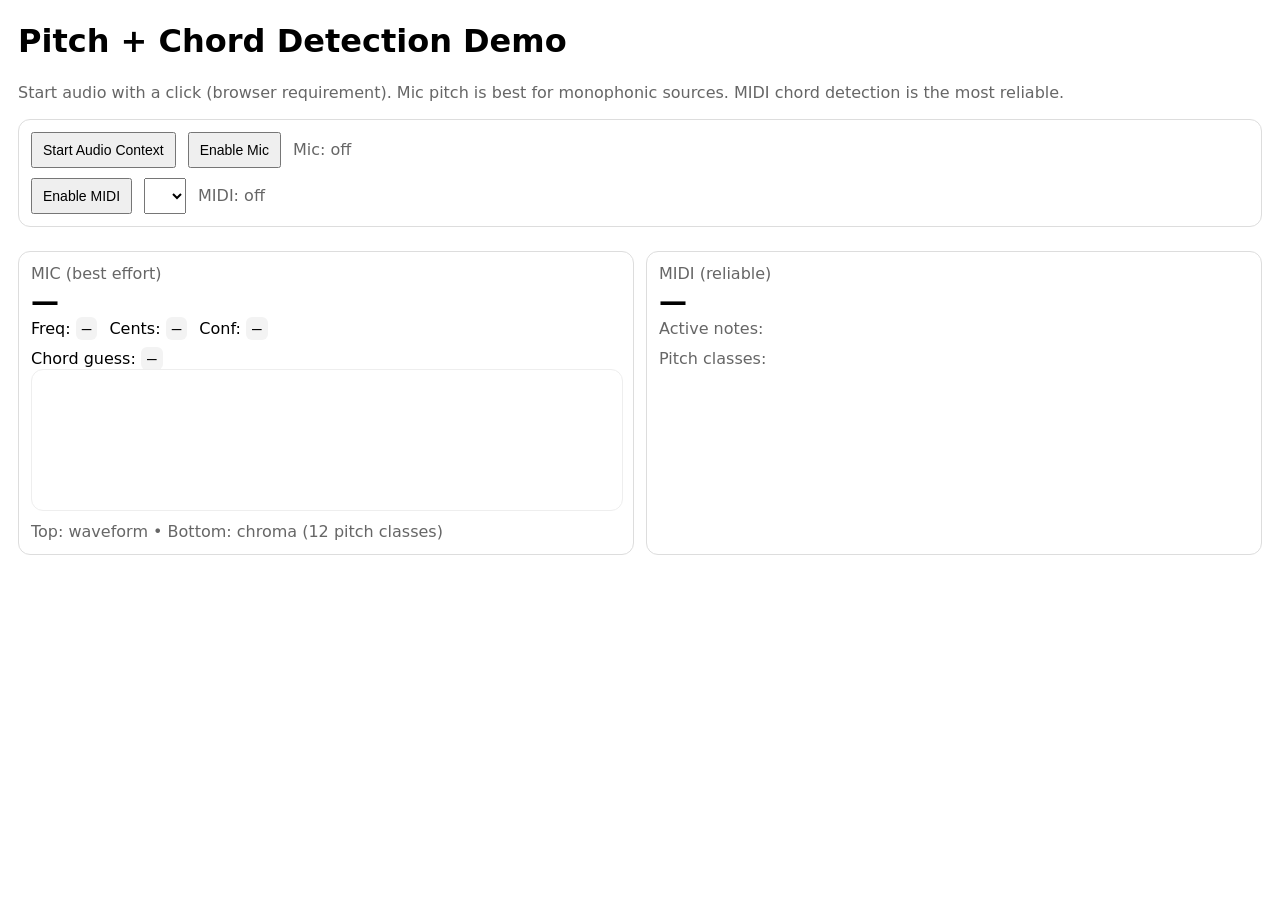
<file: note_detection.html>
<!doctype html>
<html lang="en">
<head>
  <meta charset="utf-8" />
  <meta name="viewport" content="width=device-width,initial-scale=1" />
  <title>Pitch + Chord Detection Demo (Mic + MIDI)</title>
  <style>
    body{font-family:system-ui, -apple-system, Segoe UI, Roboto, sans-serif; margin:18px; line-height:1.25}
    .row{display:flex; gap:12px; flex-wrap:wrap; align-items:center}
    button, select{font-size:14px; padding:8px 10px}
    .card{border:1px solid #ddd; border-radius:12px; padding:12px; margin:12px 0}
    .big{font-size:28px; font-weight:700}
    .muted{color:#666}
    .grid{display:grid; grid-template-columns: 1fr 1fr; gap:12px}
    @media (max-width: 700px){ .grid{grid-template-columns:1fr} }
    .kbd{font-family:ui-monospace, SFMono-Regular, Menlo, monospace; background:#f3f3f3; padding:2px 6px; border-radius:6px}
    canvas{width:100%; height:140px; border:1px solid #eee; border-radius:12px}
    .pc{display:flex; gap:6px; flex-wrap:wrap}
    .pill{padding:6px 10px; border:1px solid #ddd; border-radius:999px; font-size:13px}
    .on{border-color:#333}
  </style>
</head>
<body>
  <h1>Pitch + Chord Detection Demo</h1>
  <p class="muted">
    Start audio with a click (browser requirement). Mic pitch is best for monophonic sources.
    MIDI chord detection is the most reliable.
  </p>

  <div class="card">
    <div class="row">
      <button id="btnStartAudio">Start Audio Context</button>
      <button id="btnMic">Enable Mic</button>
      <span id="micStatus" class="muted">Mic: off</span>
    </div>
    <div class="row" style="margin-top:10px">
      <button id="btnMidi">Enable MIDI</button>
      <select id="midiIn"></select>
      <span id="midiStatus" class="muted">MIDI: off</span>
    </div>
  </div>

  <div class="grid">
    <div class="card">
      <div class="muted">MIC (best effort)</div>
      <div class="big" id="micNote">—</div>
      <div class="row">
        <div>Freq: <span class="kbd" id="micFreq">—</span></div>
        <div>Cents: <span class="kbd" id="micCents">—</span></div>
        <div>Conf: <span class="kbd" id="micConf">—</span></div>
      </div>
      <div style="margin-top:10px">Chord guess: <span class="kbd" id="micChord">—</span></div>
      <canvas id="micCanvas" width="900" height="180"></canvas>
      <div class="muted" style="margin-top:6px">Top: waveform • Bottom: chroma (12 pitch classes)</div>
    </div>

    <div class="card">
      <div class="muted">MIDI (reliable)</div>
      <div class="big" id="midiChord">—</div>
      <div class="muted">Active notes:</div>
      <div id="midiNotes" class="row" style="flex-wrap:wrap"></div>
      <div class="muted" style="margin-top:10px">Pitch classes:</div>
      <div id="midiPC" class="pc"></div>
    </div>
  </div>

<script>
/* ---------------------------
   Utilities: note + pitch class
---------------------------- */
const NOTE_NAMES = ["C","C#","D","D#","E","F","F#","G","G#","A","A#","B"];
function midiToFreq(n){ return 440 * Math.pow(2, (n-69)/12); }
function freqToMidi(f){ return 69 + 12*Math.log2(f/440); }
function midiToName(n){
  const pc = ((n%12)+12)%12;
  const oct = Math.floor(n/12)-1;
  return NOTE_NAMES[pc] + oct;
}
function pcName(pc){ return NOTE_NAMES[pc%12]; }
function clamp(x,a,b){ return Math.max(a, Math.min(b, x)); }

/* ---------------------------
   Very small pitch detector (autocorrelation)
   - Works best for monophonic input
---------------------------- */
function autoCorrelatePitch(timeDomain, sampleRate){
  // timeDomain is Float32Array [-1..1]
  const N = timeDomain.length;
  // Remove DC offset
  let mean = 0;
  for (let i=0;i<N;i++) mean += timeDomain[i];
  mean /= N;
  let rms = 0;
  for (let i=0;i<N;i++){
    const v = timeDomain[i]-mean;
    rms += v*v;
  }
  rms = Math.sqrt(rms / N);
  if (rms < 0.01) return {freq: null, confidence: 0};

  // Autocorrelation
  // Lag range: 50Hz..1000Hz-ish
  const minLag = Math.floor(sampleRate / 1000);
  const maxLag = Math.floor(sampleRate / 50);

  let bestLag = -1;
  let bestCorr = 0;

  for (let lag=minLag; lag<=maxLag; lag++){
    let corr = 0;
    for (let i=0; i<N-lag; i++){
      corr += (timeDomain[i]-mean) * (timeDomain[i+lag]-mean);
    }
    corr /= (N-lag);
    if (corr > bestCorr){
      bestCorr = corr;
      bestLag = lag;
    }
  }

  if (bestLag < 0) return {freq: null, confidence: 0};

  // crude confidence normalization
  const confidence = clamp(bestCorr / (rms*rms + 1e-9), 0, 1);
  const freq = sampleRate / bestLag;
  return {freq, confidence};
}

/* ---------------------------
   Chroma from FFT magnitudes (mic)
   - Lightweight: sums energy into 12 pitch classes
---------------------------- */
function computeChromaFromFFT(freqBins, sampleRate){
  // freqBins is Uint8Array magnitudes (0..255) from AnalyserNode.getByteFrequencyData
  const N = freqBins.length;
  const nyquist = sampleRate/2;
  const chroma = new Float32Array(12);

  for (let i=1; i<N; i++){
    const mag = freqBins[i] / 255;
    const freq = (i / N) * nyquist;
    if (freq < 50 || freq > 5000) continue; // ignore very low/high for chord guess
    const midi = freqToMidi(freq);
    const pc = ((Math.round(midi) % 12) + 12) % 12;
    chroma[pc] += mag*mag;
  }

  // normalize
  let sum = 0;
  for (let i=0;i<12;i++) sum += chroma[i];
  if (sum > 0){
    for (let i=0;i<12;i++) chroma[i] /= sum;
  }
  return chroma;
}

/* ---------------------------
   Chord templates (major/minor triads + simple 7ths)
   - Good enough for demo
---------------------------- */
const CHORD_TEMPLATES = [
  {name:"maj", pcs:[0,4,7]},
  {name:"min", pcs:[0,3,7]},
  {name:"7",   pcs:[0,4,7,10]},
  {name:"m7",  pcs:[0,3,7,10]},
  {name:"maj7",pcs:[0,4,7,11]},
  {name:"sus2",pcs:[0,2,7]},
  {name:"sus4",pcs:[0,5,7]},
];

function scoreChordFromChroma(rootPC, tpl, chroma){
  // sum template energy minus a small penalty for non-template energy
  let inSum = 0;
  let outSum = 0;
  const inSet = new Set(tpl.pcs.map(p => (p + rootPC) % 12));
  for (let pc=0; pc<12; pc++){
    if (inSet.has(pc)) inSum += chroma[pc];
    else outSum += chroma[pc];
  }
  return inSum - 0.35*outSum;
}

function guessChordFromChroma(chroma){
  let best = {score:-1e9, label:"—"};
  for (let root=0; root<12; root++){
    for (const tpl of CHORD_TEMPLATES){
      const s = scoreChordFromChroma(root, tpl, chroma);
      if (s > best.score){
        best.score = s;
        best.label = `${pcName(root)}${tpl.name === "maj" ? "" : tpl.name}`;
      }
    }
  }
  // confidence-ish: how peaky is chroma + score
  const peak = Math.max(...chroma);
  const conf = clamp((best.score + peak) * 0.9, 0, 1);
  return {label: best.label, confidence: conf};
}

/* ---------------------------
   MIDI chord detection: from active notes
---------------------------- */
const activeMidiNotes = new Set();

function chordFromMidiNotes(noteSet){
  if (noteSet.size === 0) return {label:"—", pcs: new Set()};
  // Build pitch class presence
  const pcs = new Set();
  for (const n of noteSet) pcs.add(((n%12)+12)%12);

  // Convert to chroma-like vector (binary)
  const chroma = new Float32Array(12);
  pcs.forEach(pc => chroma[pc] = 1);
  // normalize
  let sum = 0; for (let i=0;i<12;i++) sum += chroma[i];
  for (let i=0;i<12;i++) chroma[i] = sum ? chroma[i]/sum : 0;

  const g = guessChordFromChroma(chroma);
  return {label: g.label, pcs};
}

/* ---------------------------
   Audio + UI wiring
---------------------------- */
let audioCtx = null;
let micStream = null;
let micSource = null;
let analyser = null;
let timeData = null;
let freqData = null;
let rafId = null;

const el = (id)=>document.getElementById(id);

el("btnStartAudio").onclick = async () => {
  if (!audioCtx){
    audioCtx = new (window.AudioContext || window.webkitAudioContext)();
  }
  if (audioCtx.state !== "running") await audioCtx.resume();
  el("btnStartAudio").textContent = "Audio Context: running";
};

el("btnMic").onclick = async () => {
  if (!audioCtx){
    audioCtx = new (window.AudioContext || window.webkitAudioContext)();
    await audioCtx.resume();
  }
  if (micStream){
    // stop
    micStream.getTracks().forEach(t=>t.stop());
    micStream = null;
    if (rafId) cancelAnimationFrame(rafId);
    el("micStatus").textContent = "Mic: off";
    return;
  }

  micStream = await navigator.mediaDevices.getUserMedia({audio:{
    echoCancellation:false,
    noiseSuppression:false,
    autoGainControl:false
  }});
  micSource = audioCtx.createMediaStreamSource(micStream);
  analyser = audioCtx.createAnalyser();
  analyser.fftSize = 2048;
  analyser.smoothingTimeConstant = 0.6;
  micSource.connect(analyser);

  timeData = new Float32Array(analyser.fftSize);
  freqData = new Uint8Array(analyser.frequencyBinCount);

  el("micStatus").textContent = "Mic: on";
  drawLoop();
};

function drawLoop(){
  analyser.getFloatTimeDomainData(timeData);
  analyser.getByteFrequencyData(freqData);

  // Pitch
  const {freq, confidence} = autoCorrelatePitch(timeData, audioCtx.sampleRate);
  if (freq){
    const midi = freqToMidi(freq);
    const note = Math.round(midi);
    const cents = Math.round((midi - note) * 100);
    el("micNote").textContent = midiToName(note);
    el("micFreq").textContent = `${freq.toFixed(1)} Hz`;
    el("micCents").textContent = `${cents >= 0 ? "+" : ""}${cents}¢`;
    el("micConf").textContent = confidence.toFixed(2);
  } else {
    el("micNote").textContent = "—";
    el("micFreq").textContent = "—";
    el("micCents").textContent = "—";
    el("micConf").textContent = "0.00";
  }

  // Chroma + chord guess
  const chroma = computeChromaFromFFT(freqData, audioCtx.sampleRate);
  const chord = guessChordFromChroma(chroma);
  el("micChord").textContent = `${chord.label} (≈${chord.confidence.toFixed(2)})`;

  // Draw waveform + chroma
  const c = el("micCanvas");
  const ctx = c.getContext("2d");
  ctx.clearRect(0,0,c.width,c.height);

  // waveform (top half)
  ctx.beginPath();
  const midY = c.height * 0.30;
  const amp = c.height * 0.22;
  for (let i=0;i<timeData.length;i++){
    const x = (i/(timeData.length-1))*c.width;
    const y = midY + timeData[i]*amp;
    if (i===0) ctx.moveTo(x,y);
    else ctx.lineTo(x,y);
  }
  ctx.strokeStyle = "#111";
  ctx.lineWidth = 2;
  ctx.stroke();

  // chroma bars (bottom)
  const baseY = c.height * 0.60;
  const barH = c.height * 0.30;
  const w = c.width / 12;
  for (let pc=0; pc<12; pc++){
    const x = pc*w + 6;
    const h = chroma[pc] * barH;
    ctx.fillStyle = "#444";
    ctx.fillRect(x, baseY + (barH - h), w-12, h);
    ctx.fillStyle = "#111";
    ctx.font = "14px system-ui";
    ctx.fillText(NOTE_NAMES[pc], pc*w + 8, baseY + barH + 18);
  }

  rafId = requestAnimationFrame(drawLoop);
}

/* ---------------------------
   MIDI wiring
---------------------------- */
let midiAccess = null;
let midiInput = null;

el("btnMidi").onclick = async () => {
  if (!navigator.requestMIDIAccess){
    el("midiStatus").textContent = "MIDI: not supported in this browser";
    return;
  }
  midiAccess = await navigator.requestMIDIAccess();
  el("midiStatus").textContent = "MIDI: on";
  populateMidiInputs();
  midiAccess.onstatechange = populateMidiInputs;
};

function populateMidiInputs(){
  const sel = el("midiIn");
  sel.innerHTML = "";
  if (!midiAccess) return;

  const inputs = [...midiAccess.inputs.values()];
  if (inputs.length === 0){
    const opt = document.createElement("option");
    opt.value = "";
    opt.textContent = "No MIDI inputs found";
    sel.appendChild(opt);
    return;
  }

  inputs.forEach((inp, idx) => {
    const opt = document.createElement("option");
    opt.value = inp.id;
    opt.textContent = inp.name || `MIDI Input ${idx+1}`;
    sel.appendChild(opt);
  });

  sel.onchange = () => selectMidiInput(sel.value);
  // auto-select first
  selectMidiInput(inputs[0].id);
  sel.value = inputs[0].id;
}

function selectMidiInput(id){
  if (midiInput) midiInput.onmidimessage = null;
  activeMidiNotes.clear();
  updateMidiUI();

  midiInput = midiAccess.inputs.get(id);
  if (!midiInput) return;

  midiInput.onmidimessage = (e) => {
    const [status, data1, data2] = e.data;
    const cmd = status & 0xF0;

    // note on/off
    if (cmd === 0x90 && data2 > 0) activeMidiNotes.add(data1);
    if (cmd === 0x80 || (cmd === 0x90 && data2 === 0)) activeMidiNotes.delete(data1);

    updateMidiUI();
  };
}

function updateMidiUI(){
  // notes list
  const notes = [...activeMidiNotes].sort((a,b)=>a-b);
  const notesDiv = el("midiNotes");
  notesDiv.innerHTML = "";
  notes.forEach(n=>{
    const d = document.createElement("div");
    d.className = "pill on";
    d.textContent = midiToName(n);
    notesDiv.appendChild(d);
  });
  if (notes.length === 0){
    const d = document.createElement("div");
    d.className = "muted";
    d.textContent = "—";
    notesDiv.appendChild(d);
  }

  // chord
  const {label, pcs} = chordFromMidiNotes(activeMidiNotes);
  el("midiChord").textContent = label;

  // pitch classes
  const pcDiv = el("midiPC");
  pcDiv.innerHTML = "";
  for (let pc=0; pc<12; pc++){
    const d = document.createElement("div");
    d.className = "pill " + (pcs.has(pc) ? "on" : "");
    d.textContent = NOTE_NAMES[pc];
    pcDiv.appendChild(d);
  }
}
</script>
</body>
</html>
</file>
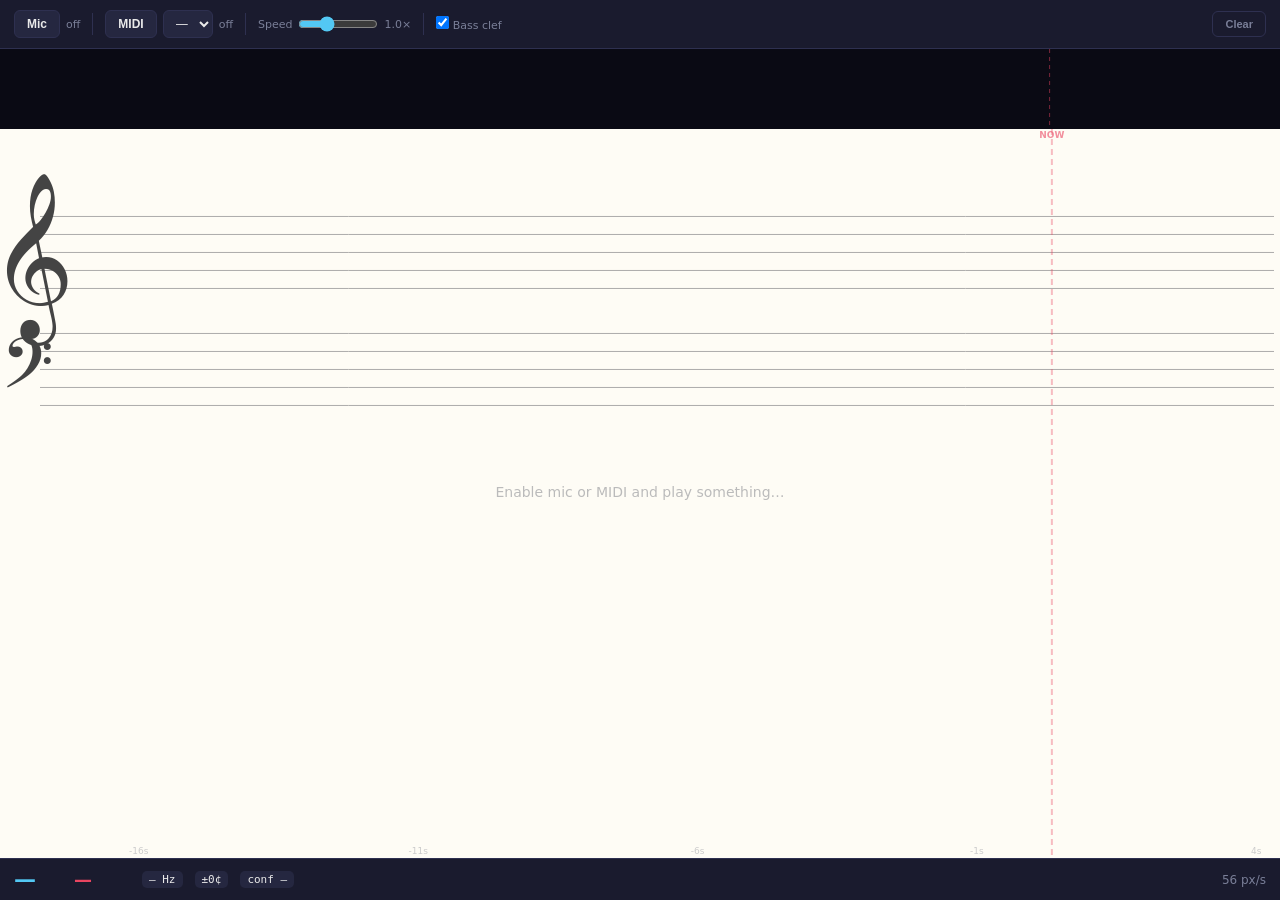
<file: note_detection_v2.html>
<!doctype html>
<html lang="en">
<head>
  <meta charset="utf-8" />
  <meta name="viewport" content="width=device-width,initial-scale=1" />
  <title>Live Lead Sheet — Real-Time Music Transcriber v2</title>
  <link rel="preconnect" href="https://fonts.googleapis.com" />
  <link rel="preconnect" href="https://fonts.gstatic.com" crossorigin />
  <link href="https://fonts.googleapis.com/css2?family=Noto+Music&display=swap" rel="stylesheet" />
  <style>
    :root {
      --bg: #111118;
      --surface: #1a1b2e;
      --surface2: #252740;
      --accent: #e94560;
      --accent2: #53c8f4;
      --mic-color: #4a9eff;
      --midi-color: #e94560;
      --text: #eaeaea;
      --muted: #7a7f98;
      --border: #2e3050;
      --staff-bg: #fefcf5;
      --staff-line: #666;
      --playhead: rgba(233,69,96,0.55);
    }
    * { box-sizing: border-box; margin: 0; }
    body {
      font-family: system-ui, -apple-system, sans-serif;
      background: var(--bg); color: var(--text);
      display: flex; flex-direction: column;
      height: 100vh; height: 100dvh;
      overflow: hidden;
    }

    /* ---- Toolbar ---- */
    .toolbar {
      display: flex; gap: 8px; align-items: center; flex-wrap: wrap;
      padding: 10px 14px;
      background: var(--surface); border-bottom: 1px solid var(--border);
      flex-shrink: 0;
    }
    .toolbar .group { display: flex; gap: 6px; align-items: center; }
    .toolbar .sep { width: 1px; height: 22px; background: var(--border); margin: 0 4px; }
    button {
      font-size: 12px; padding: 6px 12px; border: 1px solid var(--border); border-radius: 6px;
      cursor: pointer; font-weight: 600; background: var(--surface2); color: var(--text);
      transition: all 0.12s;
    }
    button:hover { border-color: var(--accent2); }
    button.on { background: var(--accent); border-color: var(--accent); color: #fff; }
    select {
      font-size: 12px; padding: 5px 8px; border-radius: 6px;
      background: var(--surface2); color: var(--text); border: 1px solid var(--border);
    }
    .lbl { font-size: 11px; color: var(--muted); }
    input[type=range] {
      width: 80px; accent-color: var(--accent2); vertical-align: middle;
    }

    /* ---- Main canvas area ---- */
    .canvas-wrap {
      flex: 1; min-height: 0;
      display: flex; flex-direction: column;
      overflow: hidden;
    }
    canvas { display: block; width: 100%; }
    #spectroCanvas { height: 80px; flex-shrink: 0; }
    #staffCanvas   { flex: 1; min-height: 140px; }

    /* ---- Footer readout ---- */
    .footer {
      display: flex; gap: 12px; align-items: center; flex-wrap: wrap;
      padding: 8px 14px;
      background: var(--surface); border-top: 1px solid var(--border);
      flex-shrink: 0; font-size: 12px;
    }
    .footer .note-now {
      font-size: 22px; font-weight: 800; min-width: 48px;
    }
    .footer .chord-now {
      font-size: 18px; font-weight: 700; color: var(--accent);
      min-width: 56px;
    }
    .footer .tag {
      padding: 2px 7px; border-radius: 5px; background: var(--surface2);
      font-family: ui-monospace, monospace; font-size: 11px;
    }
    .footer .speed-display { color: var(--muted); }

    /* ---- Responsive ---- */
    @media (max-width: 600px) {
      #spectroCanvas { height: 50px; }
      .footer .tag { display: none; }
      .toolbar { padding: 8px 10px; gap: 6px; }
      button { padding: 5px 9px; font-size: 11px; }
    }
  </style>
</head>
<body>

  <!-- Toolbar -->
  <div class="toolbar">
    <div class="group">
      <button id="btnMic">Mic</button>
      <span id="micStatus" class="lbl">off</span>
    </div>
    <div class="sep"></div>
    <div class="group">
      <button id="btnMidi">MIDI</button>
      <select id="midiIn"><option>—</option></select>
      <span id="midiStatus" class="lbl">off</span>
    </div>
    <div class="sep"></div>
    <div class="group">
      <span class="lbl">Speed</span>
      <input type="range" id="speedSlider" min="0.3" max="2.5" step="0.1" value="1.0" />
      <span id="speedLabel" class="lbl">1.0×</span>
    </div>
    <div class="sep"></div>
    <div class="group">
      <label class="lbl"><input type="checkbox" id="showBass" checked /> Bass clef</label>
    </div>
    <button id="btnClear" style="margin-left:auto; background:transparent; border-color:var(--border); color:var(--muted); font-size:11px;">Clear</button>
  </div>

  <!-- Canvases -->
  <div class="canvas-wrap">
    <canvas id="spectroCanvas"></canvas>
    <canvas id="staffCanvas"></canvas>
  </div>

  <!-- Footer readout -->
  <div class="footer">
    <div class="note-now" id="footNote" style="color:var(--accent2)">—</div>
    <div class="chord-now" id="footChord">—</div>
    <span class="tag" id="footFreq">— Hz</span>
    <span class="tag" id="footCents">±0¢</span>
    <span class="tag" id="footConf">conf —</span>
    <span class="speed-display" id="footSpeed" style="margin-left:auto;">40 px/s</span>
  </div>

<script>
/* =============================================================
   UTILITIES
============================================================= */
const NOTE_NAMES = ["C","C#","D","D#","E","F","F#","G","G#","A","A#","B"];
const DIATONIC   = [0,0,1,1,2,3,3,4,4,5,5,6]; // semitone → diatonic step
function midiToFreq(n){ return 440*Math.pow(2,(n-69)/12); }
function freqToMidi(f){ return 69+12*Math.log2(f/440); }
function midiToName(n){ return NOTE_NAMES[((n%12)+12)%12]+(Math.floor(n/12)-1); }
function pcName(pc){ return NOTE_NAMES[((pc%12)+12)%12]; }
function clamp(x,lo,hi){ return Math.max(lo,Math.min(hi,x)); }
const el = id => document.getElementById(id);

/* =============================================================
   PITCH DETECTION  (autocorrelation — reused from v1)
============================================================= */
function detectPitch(td, sr){
  const N=td.length;
  let mean=0; for(let i=0;i<N;i++) mean+=td[i]; mean/=N;
  let rms=0; for(let i=0;i<N;i++){const v=td[i]-mean; rms+=v*v;} rms=Math.sqrt(rms/N);
  if(rms<0.01) return {freq:null, confidence:0};
  const minL=Math.floor(sr/1000), maxL=Math.floor(sr/50);
  let bL=-1, bC=0;
  for(let l=minL;l<=maxL;l++){
    let c=0; for(let i=0;i<N-l;i++) c+=(td[i]-mean)*(td[i+l]-mean);
    c/=(N-l);
    if(c>bC){bC=c;bL=l;}
  }
  if(bL<0) return {freq:null,confidence:0};
  return {freq:sr/bL, confidence:clamp(bC/(rms*rms+1e-9),0,1)};
}

/* =============================================================
   CHROMA + CHORD GUESSING  (reused from v1)
============================================================= */
function chromaFromFFT(bins, sr){
  const N=bins.length, ny=sr/2, ch=new Float32Array(12);
  for(let i=1;i<N;i++){
    const m=bins[i]/255, f=(i/N)*ny;
    if(f<50||f>5000) continue;
    ch[((Math.round(freqToMidi(f))%12)+12)%12]+=m*m;
  }
  let s=0; for(let i=0;i<12;i++) s+=ch[i];
  if(s>0) for(let i=0;i<12;i++) ch[i]/=s;
  return ch;
}
const TEMPLATES=[
  {n:"",p:[0,4,7]},{n:"m",p:[0,3,7]},{n:"7",p:[0,4,7,10]},{n:"m7",p:[0,3,7,10]},
  {n:"maj7",p:[0,4,7,11]},{n:"sus2",p:[0,2,7]},{n:"sus4",p:[0,5,7]},
  {n:"dim",p:[0,3,6]},{n:"aug",p:[0,4,8]},{n:"6",p:[0,4,7,9]},{n:"m6",p:[0,3,7,9]},
];
function guessChord(ch){
  let best={s:-1e9,l:"—"};
  for(let r=0;r<12;r++) for(const t of TEMPLATES){
    const ins=new Set(t.p.map(p=>(p+r)%12));
    let i=0,o=0;
    for(let pc=0;pc<12;pc++) ins.has(pc)?i+=ch[pc]:o+=ch[pc];
    const s=i-0.35*o;
    if(s>best.s) best={s,l:pcName(r)+t.n};
  }
  return best.l;
}
function chordFromMidi(noteSet){
  if(!noteSet.size) return "—";
  const ch=new Float32Array(12);
  for(const n of noteSet) ch[((n%12)+12)%12]=1;
  let s=0; for(let i=0;i<12;i++) s+=ch[i];
  for(let i=0;i<12;i++) ch[i]=s?ch[i]/s:0;
  return guessChord(ch);
}

/* =============================================================
   NOTE MANAGER
   Each note: {midi, source:'mic'|'midi', onset, offset, chordLabel}
   onset/offset in seconds (performance.now()/1000 based)
============================================================= */
const notes = [];      // all tracked notes
const chordEvents = []; // {t, label}  — chord changes over time

function now(){ return performance.now()/1000; }

// --- Mic note tracking (with stabilization) ---
let currentMicNote = null; // reference into notes[]
let candidateMidi = null;  // pitch we're checking for stability
let candidateCount = 0;    // frames at this pitch
const STABLE_FRAMES = 4;   // require N consecutive frames at same pitch (±0) before committing

function micNoteOn(midi){
  // If this is the same note currently sounding, just keep it
  if(currentMicNote && currentMicNote.midi === midi){
    candidateMidi = midi;
    candidateCount = STABLE_FRAMES; // stay stable
    return;
  }
  // If pitch matches candidate, increment stability counter
  if(midi === candidateMidi){
    candidateCount++;
  } else {
    // New candidate — start counting
    candidateMidi = midi;
    candidateCount = 1;
  }
  // Only commit when stable
  if(candidateCount >= STABLE_FRAMES){
    micNoteOff(); // close previous
    const n = {midi, source:'mic', onset:now(), offset:null};
    notes.push(n);
    currentMicNote = n;
  }
}
function micNoteOff(){
  if(currentMicNote){
    currentMicNote.offset = now();
    currentMicNote = null;
  }
  candidateMidi = null;
  candidateCount = 0;
}

// --- MIDI note tracking ---
const openMidiNotes = new Map(); // midi# → note ref
function midiNoteOn(midi){
  if(openMidiNotes.has(midi)) return;
  const n = {midi, source:'midi', onset:now(), offset:null};
  notes.push(n);
  openMidiNotes.set(midi, n);
}
function midiNoteOff(midi){
  const n = openMidiNotes.get(midi);
  if(n){ n.offset = now(); openMidiNotes.delete(midi); }
}

// --- Chord tracking (debounced — min 800ms between changes) ---
let lastChordLabel = null;
let lastChordTime = 0;
const CHORD_MIN_INTERVAL = 0.8; // seconds
let pendingChord = null;
let pendingChordCount = 0;
const CHORD_STABLE_FRAMES = 6; // require ~6 frames of same chord before committing

function pushChord(label){
  if(label === "—") return;
  if(label === lastChordLabel){ pendingChord = null; pendingChordCount = 0; return; }
  const t = now();
  if(t - lastChordTime < CHORD_MIN_INTERVAL) return;
  // Require stability
  if(label === pendingChord){
    pendingChordCount++;
  } else {
    pendingChord = label;
    pendingChordCount = 1;
  }
  if(pendingChordCount >= CHORD_STABLE_FRAMES){
    lastChordLabel = label;
    lastChordTime = t;
    chordEvents.push({t, label});
    pendingChord = null;
    pendingChordCount = 0;
  }
}

// --- Cull old notes ---
function cullBefore(t){
  while(notes.length > 0 && (notes[0].offset||notes[0].onset) < t) notes.shift();
  while(chordEvents.length > 1 && chordEvents[1].t < t) chordEvents.shift();
}

function clearAll(){
  notes.length = 0; chordEvents.length = 0;
  currentMicNote = null; openMidiNotes.clear();
  lastChordLabel = null;
}
el("btnClear").onclick = clearAll;

/* =============================================================
   ADAPTIVE SCROLL SPEED
   Measures note density → smoothly adjusts px/sec
============================================================= */
const BASE_SPEED = 42;  // px/sec at 1.0× multiplier
let scrollSpeed = BASE_SPEED;
let userSpeedMul = 1.0;

el("speedSlider").oninput = e => {
  userSpeedMul = +e.target.value;
  el("speedLabel").textContent = userSpeedMul.toFixed(1)+"×";
};

function adaptSpeed(){
  const t = now();
  // Count note onsets in last 3 seconds
  let count = 0;
  for(let i=notes.length-1; i>=0; i--){
    if(notes[i].onset < t-3) break;
    count++;
  }
  const density = count / 3; // notes per second

  let target = BASE_SPEED * userSpeedMul;
  if(density > 3)      target *= 0.55;  // dense → slow down a lot
  else if(density > 1.5) target *= 0.75; // moderate
  else if(density < 0.3) target *= 1.4;  // sparse → speed up

  target = clamp(target, 15, 100);
  // Smooth lerp
  scrollSpeed += (target - scrollSpeed) * 0.025;
}

/* =============================================================
   SPECTROGRAM RENDERER
   Offscreen buffer, push one column per frame, scroll in sync
============================================================= */
let spectroBuffer = null;  // offscreen canvas
let spectroW = 0, spectroH = 0;
let spectroCol = 0;

function initSpectro(w, h){
  spectroW = w; spectroH = h;
  spectroBuffer = new OffscreenCanvas(w, h);
  const ctx = spectroBuffer.getContext("2d");
  ctx.fillStyle = "#0a0a14";
  ctx.fillRect(0,0,w,h);
  spectroCol = 0;
}

// Color ramp: dark → purple → blue → cyan → yellow → white
function spectroColor(v){ // v 0..1
  v = clamp(v, 0, 1);
  if(v < 0.15) return [10+v*80, 8, 20+v*120];
  if(v < 0.4)  { const t=(v-0.15)/0.25; return [18+t*10, 20+t*80, 38+t*170]; }
  if(v < 0.65) { const t=(v-0.4)/0.25; return [28-t*20, 100+t*155, 208+t*47]; }
  if(v < 0.85) { const t=(v-0.65)/0.2; return [8+t*247, 255, 255-t*200]; }
  { const t=(v-0.85)/0.15; return [255, 255, 55+t*200]; }
}

function pushSpectroColumn(freqBins, sr){
  if(!spectroBuffer || !freqBins) return;
  const ctx = spectroBuffer.getContext("2d");
  const N = freqBins.length;
  const ny = sr/2;

  // Shift existing image left by 1px
  const imgData = ctx.getImageData(1, 0, spectroW-1, spectroH);
  ctx.putImageData(imgData, 0, 0);

  // Draw new column at right edge
  // Map freq 60Hz–4000Hz log-scale to y
  const fMin = 60, fMax = 4000;
  const logMin = Math.log2(fMin), logMax = Math.log2(fMax);

  for(let py=0; py<spectroH; py++){
    const frac = 1 - py/spectroH; // 0=bottom, 1=top
    const logF = logMin + frac*(logMax-logMin);
    const freq = Math.pow(2, logF);
    const bin = Math.round((freq/ny)*N);
    const mag = bin >= 0 && bin < N ? freqBins[bin]/255 : 0;
    // Boost contrast
    const v = Math.pow(mag, 0.6);
    const [r,g,b] = spectroColor(v);
    ctx.fillStyle = `rgb(${r|0},${g|0},${b|0})`;
    ctx.fillRect(spectroW-1, py, 1, 1);
  }
}

/* =============================================================
   STAFF RENDERER — continuous time-scrolling
   Draws onto staffCanvas every frame
============================================================= */
let showBass = true;
el("showBass").onchange = e => { showBass = e.target.checked; };

function midiToStaffY(midi, trebleBaseY, lineGap){
  // Diatonic slot: C=0,D=1,E=2,F=3,G=4,A=5,B=6 per octave
  const oct = Math.floor(midi/12)-1;
  const pc  = ((midi%12)+12)%12;
  const slot = oct*7 + DIATONIC[pc];
  // E4 (midi 64) = treble bottom line → slot 4*7+2=30
  const E4slot = 30;
  const slotH = lineGap / 2;
  return trebleBaseY + (E4slot - slot) * slotH;
}

/* --- Clef symbols via Noto Music web font --- */
const MUSIC_FONT = "'Noto Music', 'Noto Sans Symbols2', 'Segoe UI Symbol', serif";
const TREBLE_CLEF = '\uD834\uDD1E'; // U+1D11E 𝄞
const BASS_CLEF   = '\uD834\uDD22'; // U+1D122 𝄢

function drawTrebleClef(ctx, x, trebleBase, lg){
  ctx.save();
  ctx.fillStyle = "#444";
  ctx.font = `${lg * 5.5}px ${MUSIC_FONT}`;
  ctx.textBaseline = "alphabetic";
  ctx.textAlign = "left";
  ctx.fillText(TREBLE_CLEF, x - lg*0.2, trebleBase + lg*1.05);
  ctx.restore();
}
function drawBassClef(ctx, x, bassBase, lg){
  ctx.save();
  ctx.fillStyle = "#444";
  ctx.font = `${lg * 3.5}px ${MUSIC_FONT}`;
  ctx.textBaseline = "alphabetic";
  ctx.textAlign = "left";
  ctx.fillText(BASS_CLEF, x - lg*0.1, bassBase - lg*0.65);
  ctx.restore();
}

function drawFrame(){
  const tNow = now();
  adaptSpeed();

  // --- Spectrogram canvas ---
  const sc = el("spectroCanvas");
  const sRect = sc.getBoundingClientRect();
  const dpr = window.devicePixelRatio || 1;
  if(sc.width !== Math.round(sRect.width*dpr) || sc.height !== Math.round(sRect.height*dpr)){
    sc.width = Math.round(sRect.width*dpr);
    sc.height = Math.round(sRect.height*dpr);
    initSpectro(sc.width, sc.height);
  }
  // Blit spectrogram buffer
  if(spectroBuffer){
    const sctx = sc.getContext("2d");
    sctx.drawImage(spectroBuffer, 0, 0);
    // Playhead on spectrogram
    const phX = sc.width * 0.82;
    sctx.strokeStyle = "rgba(233,69,96,0.5)";
    sctx.lineWidth = dpr;
    sctx.setLineDash([4*dpr, 4*dpr]);
    sctx.beginPath(); sctx.moveTo(phX, 0); sctx.lineTo(phX, sc.height); sctx.stroke();
    sctx.setLineDash([]);
  }

  // --- Staff canvas ---
  const mc = el("staffCanvas");
  const mRect = mc.getBoundingClientRect();
  const cW = Math.round(mRect.width * dpr);
  const cH = Math.round(mRect.height * dpr);
  if(mc.width !== cW || mc.height !== cH){
    mc.width = cW; mc.height = cH;
  }
  const ctx = mc.getContext("2d");
  ctx.save();
  ctx.scale(dpr, dpr);

  const W = mRect.width;
  const H = mRect.height;

  // Clear
  ctx.fillStyle = "#fefcf5";
  ctx.fillRect(0, 0, W, H);

  // Layout constants
  const CLEF_W = 40;      // left margin for clef
  const RIGHT_PAD = 6;
  const staffW = W - CLEF_W - RIGHT_PAD;
  const PLAYHEAD_FRAC = 0.82; // "now" is 82% from left
  const phX = CLEF_W + staffW * PLAYHEAD_FRAC;

  // Time window: how many seconds are visible
  const visibleSec = staffW / scrollSpeed;
  const tLeft  = tNow - visibleSec * PLAYHEAD_FRAC;  // time at left edge
  const tRight = tNow + visibleSec * (1 - PLAYHEAD_FRAC); // time at right edge (future)

  // Time → X helper
  const timeToX = t => CLEF_W + ((t - tLeft) / visibleSec) * staffW;

  // Staff geometry
  const lineGap = clamp(Math.round(H * (showBass ? 0.057 : 0.072)), 8, 18);
  const slotH = lineGap / 2;

  // Treble staff: 5 lines
  // When bass hidden, center the treble system (chord area + staff + room for ledger lines)
  const trebleStaffH = 4 * lineGap; // height of 5 lines
  const treblePad = showBass
    ? H * 0.12
    : Math.max(lineGap * 3, (H - trebleStaffH) * 0.33); // center-ish with room above for chords & high notes
  const trebleBase = treblePad + 4 * lineGap; // bottom line (E4)
  const trebleTop  = treblePad;                // top line (F5)

  // Bass staff (optional)
  const bassGap = lineGap * 2.5;
  const bassTopLine = trebleBase + bassGap;
  const bassBase = bassTopLine + 4 * lineGap; // bottom line (G2)

  // Chord area: above treble
  const chordY = treblePad - lineGap * 1.6;

  // --- Draw staff lines ---
  ctx.strokeStyle = "#999";
  ctx.lineWidth = 0.8;
  for(let i=0;i<5;i++){
    const y = trebleBase - i*lineGap;
    ctx.beginPath(); ctx.moveTo(CLEF_W, y); ctx.lineTo(CLEF_W+staffW, y); ctx.stroke();
  }
  if(showBass){
    for(let i=0;i<5;i++){
      const y = bassBase - i*lineGap;
      ctx.beginPath(); ctx.moveTo(CLEF_W, y); ctx.lineTo(CLEF_W+staffW, y); ctx.stroke();
    }
  }

  // --- Clef symbols (drawn as paths for cross-platform consistency) ---
  drawTrebleClef(ctx, 6, trebleBase, lineGap);
  if(showBass){
    drawBassClef(ctx, 6, bassBase, lineGap);
  }

  // --- Playhead ---
  ctx.strokeStyle = "rgba(233,69,96,0.35)";
  ctx.lineWidth = 2;
  ctx.setLineDash([6,4]);
  ctx.beginPath();
  ctx.moveTo(phX, 0);
  ctx.lineTo(phX, H);
  ctx.stroke();
  ctx.setLineDash([]);

  // "NOW" label
  ctx.fillStyle = "rgba(233,69,96,0.6)";
  ctx.font = "bold 9px system-ui";
  ctx.textAlign = "center";
  ctx.textBaseline = "top";
  ctx.fillText("NOW", phX, 2);

  // --- Draw chord symbols ---
  ctx.textBaseline = "bottom";
  ctx.font = `bold ${clamp(lineGap*1.3, 12, 22)}px system-ui`;
  for(let i=0; i<chordEvents.length; i++){
    const ce = chordEvents[i];
    const x = timeToX(ce.t);
    if(x > W + 60) break;
    if(x < CLEF_W - 60) continue;
    // Only draw if this chord is still "active" (no next chord yet, or next chord is later)
    const nextT = i+1 < chordEvents.length ? chordEvents[i+1].t : tRight;
    const endX = timeToX(Math.min(nextT, tRight));

    // Subtle background band
    ctx.fillStyle = "rgba(233,69,96,0.05)";
    ctx.fillRect(Math.max(x, CLEF_W), chordY - lineGap*0.8, endX - Math.max(x, CLEF_W), lineGap*1.6);

    // Chord text
    ctx.fillStyle = "#c44";
    ctx.textAlign = "left";
    ctx.fillText(ce.label, Math.max(x + 4, CLEF_W + 2), chordY + lineGap*0.5);
  }

  // --- Draw notes ---
  const noteR = clamp(slotH * 1.3, 4, 9);

  for(const n of notes){
    const onset = n.onset;
    const offset = n.offset || tNow; // open note → extends to now
    const x1 = timeToX(onset);
    const x2 = timeToX(offset);

    // Off-screen check
    if(x2 < CLEF_W - 10) continue;
    if(x1 > W + 10) continue;

    const y = midiToStaffY(n.midi, trebleBase, lineGap);

    // Skip bass range notes if bass clef hidden and they're way below treble
    if(!showBass && y > trebleBase + lineGap * 4) continue;

    const isMic = n.source === 'mic';
    const baseR = isMic ? 74 : 233;
    const baseG = isMic ? 158 : 69;
    const baseB = isMic ? 255 : 96;

    const isOpen = !n.offset;
    const alpha = isOpen ? 1.0 : clamp(1 - (tNow - offset)*0.3, 0.25, 0.9);

    // --- Ledger lines ---
    ctx.strokeStyle = `rgba(100,100,100,${alpha})`;
    ctx.lineWidth = 0.8;
    const ledgerW = noteR * 3;
    const noteX = Math.max(x1, CLEF_W);

    // Above treble
    if(y < trebleTop - 1){
      for(let ly = trebleTop - lineGap; ly >= y - 1; ly -= lineGap){
        ctx.beginPath(); ctx.moveTo(noteX-ledgerW/2, ly); ctx.lineTo(noteX+ledgerW/2, ly); ctx.stroke();
      }
    }
    // Below treble (middle C area)
    if(y > trebleBase + 1 && (!showBass || y < bassTopLine - lineGap)){
      for(let ly = trebleBase + lineGap; ly <= y + 1; ly += lineGap){
        ctx.beginPath(); ctx.moveTo(noteX-ledgerW/2, ly); ctx.lineTo(noteX+ledgerW/2, ly); ctx.stroke();
      }
    }
    if(showBass){
      // Above bass
      if(y < bassTopLine - 1 && y > trebleBase + lineGap * 2){
        for(let ly = bassTopLine + lineGap; ly >= y - 1; ly -= lineGap){
          // only between staves
        }
      }
      // Below bass
      if(y > bassBase + 1){
        for(let ly = bassBase + lineGap; ly <= y + 1; ly += lineGap){
          ctx.beginPath(); ctx.moveTo(noteX-ledgerW/2, ly); ctx.lineTo(noteX+ledgerW/2, ly); ctx.stroke();
        }
      }
    }

    // --- Duration bar (tie line) ---
    const barX1 = Math.max(x1, CLEF_W);
    const barX2 = Math.min(x2, W);
    if(barX2 - barX1 > 2){
      ctx.fillStyle = `rgba(${baseR},${baseG},${baseB},${alpha*0.35})`;
      const barH = noteR * 1.4;
      ctx.beginPath();
      ctx.roundRect(barX1, y - barH/2, barX2 - barX1, barH, barH/2);
      ctx.fill();
    }

    // --- Note head ---
    const headX = Math.max(x1, CLEF_W);
    ctx.fillStyle = `rgba(${baseR},${baseG},${baseB},${alpha})`;
    ctx.beginPath();
    ctx.ellipse(headX, y, noteR * 1.2, noteR * 0.82, -0.2, 0, Math.PI*2);
    ctx.fill();

    // Outline for open (ringing) notes
    if(isOpen){
      ctx.strokeStyle = `rgba(${baseR},${baseG},${baseB},0.8)`;
      ctx.lineWidth = 1.5;
      ctx.stroke();
      // Glow
      ctx.shadowColor = `rgba(${baseR},${baseG},${baseB},0.4)`;
      ctx.shadowBlur = 8;
      ctx.fill();
      ctx.shadowBlur = 0;
    }

    // --- Note name for currently open notes near playhead ---
    if(isOpen && Math.abs(headX - phX) < staffW * 0.25){
      ctx.fillStyle = `rgba(${baseR},${baseG},${baseB},1)`;
      ctx.font = `bold ${clamp(noteR*1.4, 8, 13)}px system-ui`;
      ctx.textAlign = "center";
      ctx.textBaseline = "bottom";
      ctx.fillText(midiToName(n.midi), headX, y - noteR - 3);
    }
  }

  // --- Placeholder text ---
  if(notes.length === 0){
    ctx.fillStyle = "#bbb";
    ctx.font = "14px system-ui";
    ctx.textAlign = "center";
    ctx.textBaseline = "middle";
    ctx.fillText("Enable mic or MIDI and play something…", W/2, H/2);
  }

  // --- Time markers (subtle) ---
  ctx.fillStyle = "#ccc";
  ctx.font = "9px system-ui";
  ctx.textAlign = "center";
  ctx.textBaseline = "bottom";
  const secStep = visibleSec > 15 ? 5 : visibleSec > 6 ? 2 : 1;
  const firstSec = Math.ceil(tLeft / secStep) * secStep;
  for(let t = firstSec; t < tRight; t += secStep){
    const x = timeToX(t);
    if(x < CLEF_W + 20 || x > W - 10) continue;
    ctx.fillText(`${(t - tNow).toFixed(0)}s`, x, H - 2);
  }

  ctx.restore();

  // --- Cull off-screen notes ---
  cullBefore(tLeft - 2);

  // --- Footer ---
  el("footSpeed").textContent = `${scrollSpeed.toFixed(0)} px/s`;

  requestAnimationFrame(drawFrame);
}

/* =============================================================
   AUDIO / MIC
============================================================= */
let audioCtx = null, micStream = null, analyser = null;
let timeData = null, freqData = null;
let lastMicMidi = null;

async function ensureAudio(){
  if(!audioCtx) audioCtx = new (window.AudioContext || window.webkitAudioContext)();
  if(audioCtx.state !== "running") await audioCtx.resume();
}

el("btnMic").onclick = async () => {
  await ensureAudio();
  if(micStream){
    micStream.getTracks().forEach(t=>t.stop()); micStream = null;
    el("btnMic").classList.remove("on");
    el("micStatus").textContent = "off";
    micNoteOff();
    return;
  }
  micStream = await navigator.mediaDevices.getUserMedia({audio:{
    echoCancellation:false, noiseSuppression:false, autoGainControl:false
  }});
  const src = audioCtx.createMediaStreamSource(micStream);
  analyser = audioCtx.createAnalyser();
  analyser.fftSize = 2048;
  analyser.smoothingTimeConstant = 0.65;
  src.connect(analyser);
  timeData = new Float32Array(analyser.fftSize);
  freqData = new Uint8Array(analyser.frequencyBinCount);
  el("btnMic").classList.add("on");
  el("micStatus").textContent = "on";
  micLoop();
};

function micLoop(){
  if(!micStream) return;
  analyser.getFloatTimeDomainData(timeData);
  analyser.getByteFrequencyData(freqData);

  // Push spectrogram column
  pushSpectroColumn(freqData, audioCtx.sampleRate);

  // Pitch detection
  const {freq, confidence} = detectPitch(timeData, audioCtx.sampleRate);
  if(freq && confidence > 0.88){
    const rawMidi = freqToMidi(freq);
    const midi = Math.round(rawMidi);
    const cents = Math.round((rawMidi - midi) * 100);

    el("footNote").textContent = midiToName(midi);
    el("footFreq").textContent = `${freq.toFixed(1)} Hz`;
    el("footCents").textContent = `${cents>=0?"+":""}${cents}¢`;
    el("footConf").textContent = `conf ${confidence.toFixed(2)}`;

    micNoteOn(midi);
    lastMicMidi = midi;
  } else {
    el("footNote").textContent = "—";
    el("footFreq").textContent = "— Hz";
    el("footCents").textContent = "±0¢";
    el("footConf").textContent = "conf —";
    if(confidence < 0.25){
      micNoteOff();
      lastMicMidi = null;
    }
  }

  // Chord from chroma
  const ch = chromaFromFFT(freqData, audioCtx.sampleRate);
  const chordLabel = guessChord(ch);
  // Only push if enough energy
  let energy = 0; for(let i=0;i<12;i++) energy += ch[i];
  if(energy > 0.01) pushChord(chordLabel);
  el("footChord").textContent = lastChordLabel || "—";

  requestAnimationFrame(micLoop);
}

/* =============================================================
   MIDI
============================================================= */
const activeMidiNotes = new Set();
let midiAccess = null, midiInput = null;

el("btnMidi").onclick = async () => {
  if(!navigator.requestMIDIAccess){
    el("midiStatus").textContent = "unsupported";
    return;
  }
  midiAccess = await navigator.requestMIDIAccess();
  el("btnMidi").classList.add("on");
  el("midiStatus").textContent = "on";
  populateMidi();
  midiAccess.onstatechange = populateMidi;
};

function populateMidi(){
  const sel = el("midiIn"); sel.innerHTML = "";
  if(!midiAccess) return;
  const inputs = [...midiAccess.inputs.values()];
  if(!inputs.length){ sel.innerHTML='<option>No inputs</option>'; return; }
  inputs.forEach((inp,i) => {
    const o = document.createElement("option");
    o.value = inp.id; o.textContent = inp.name || `MIDI ${i+1}`;
    sel.appendChild(o);
  });
  sel.onchange = () => selectMidi(sel.value);
  selectMidi(inputs[0].id); sel.value = inputs[0].id;
}

function selectMidi(id){
  if(midiInput) midiInput.onmidimessage = null;
  activeMidiNotes.clear();
  midiInput = midiAccess.inputs.get(id);
  if(!midiInput) return;
  midiInput.onmidimessage = e => {
    const [status,d1,d2] = e.data;
    const cmd = status & 0xF0;
    if(cmd===0x90 && d2>0){
      activeMidiNotes.add(d1);
      midiNoteOn(d1);
    }
    if(cmd===0x80 || (cmd===0x90 && d2===0)){
      activeMidiNotes.delete(d1);
      midiNoteOff(d1);
    }
    // Update chord from MIDI
    const label = chordFromMidi(activeMidiNotes);
    pushChord(label);
    el("footChord").textContent = lastChordLabel || "—";
    // Show current MIDI note in footer if no mic
    if(!micStream && activeMidiNotes.size > 0){
      const highest = Math.max(...activeMidiNotes);
      el("footNote").textContent = midiToName(highest);
      el("footNote").style.color = "var(--midi-color)";
    }
  };
}

/* =============================================================
   INIT
============================================================= */
// Auto-hide bass clef on mobile for better readability (initial load only)
if(window.innerWidth < 600){
  el("showBass").checked = false;
  showBass = false;
}

requestAnimationFrame(drawFrame);
</script>
</body>
</html>
</file>
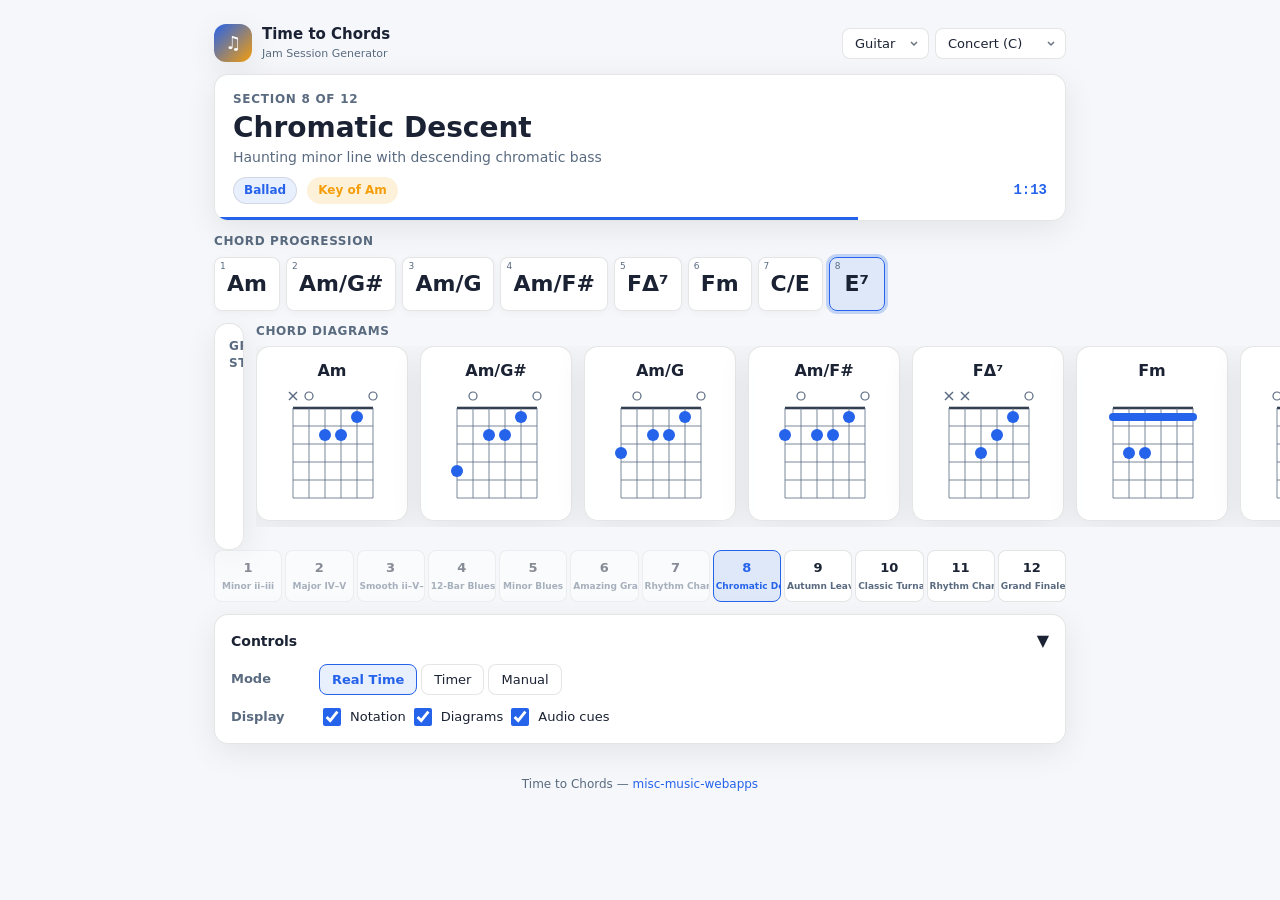
<file: time_to_chords.html>
<!doctype html>
<html lang="en">
<head>
  <meta charset="utf-8"/>
  <meta name="viewport" content="width=device-width,initial-scale=1,viewport-fit=cover"/>
  <meta name="color-scheme" content="light dark"/>
  <meta name="theme-color" media="(prefers-color-scheme: light)" content="#f5f7fa"/>
  <meta name="theme-color" media="(prefers-color-scheme: dark)" content="#0f1724"/>
  <title>Time to Chords — Jam Session Generator</title>
  <style>
    :root {
      --bg: #f5f7fa;
      --bg2: #ffffff;
      --card: rgba(255,255,255,0.92);
      --text: #1a2233;
      --muted: #5a6b80;
      --border: rgba(0,0,0,0.10);
      --accent: #2563eb;
      --accent-soft: rgba(37,99,235,0.10);
      --accent-glow: rgba(37,99,235,0.25);
      --highlight: #f59e0b;
      --highlight-soft: rgba(245,158,11,0.15);
      --success: #10b981;
      --danger: #ef4444;
      --shadow: 0 8px 32px rgba(0,0,0,0.08);
      --radius: 14px;
      --radius-sm: 8px;
      --font: ui-sans-serif, system-ui, -apple-system, "Segoe UI", Roboto, Helvetica, Arial, sans-serif;
      --mono: ui-monospace, SFMono-Regular, Menlo, Monaco, Consolas, monospace;
      --transition-bg: transparent;
    }
    @media (prefers-color-scheme: dark) {
      :root {
        --bg: #0f1724;
        --bg2: #1a2538;
        --card: rgba(26,37,56,0.92);
        --text: #e8edf5;
        --muted: #8899b0;
        --border: rgba(255,255,255,0.10);
        --accent: #60a5fa;
        --accent-soft: rgba(96,165,250,0.12);
        --accent-glow: rgba(96,165,250,0.30);
        --highlight: #fbbf24;
        --highlight-soft: rgba(251,191,36,0.18);
        --shadow: 0 8px 32px rgba(0,0,0,0.32);
      }
    }
    *, *::before, *::after { box-sizing: border-box; }
    html, body { height: 100%; margin: 0; }
    body {
      font-family: var(--font);
      color: var(--text);
      background: var(--bg);
      line-height: 1.45;
      -webkit-text-size-adjust: 100%;
      overflow-x: hidden;
    }
    .wrap { max-width: 900px; margin: 0 auto; padding: 12px 14px 80px; }

    /* ── Header ── */
    .top-bar {
      display: flex; align-items: center; justify-content: space-between;
      gap: 8px; padding: 8px 0 12px; flex-wrap: wrap;
    }
    .top-left { display: flex; align-items: center; gap: 10px; }
    .logo {
      width: 38px; height: 38px; border-radius: 12px;
      background: linear-gradient(135deg, var(--accent), var(--highlight));
      display: grid; place-items: center; color: #fff; font-weight: 900; font-size: 18px;
      box-shadow: var(--shadow); flex-shrink: 0;
    }
    .top-title { font-size: 15px; font-weight: 700; }
    .top-sub { font-size: 11px; color: var(--muted); }
    .top-right { display: flex; align-items: center; gap: 6px; flex-wrap: wrap; }

    /* ── Buttons & Controls ── */
    .btn {
      border: 1px solid var(--border); background: var(--card);
      color: var(--text); font-family: var(--font); font-size: 13px;
      padding: 7px 12px; border-radius: var(--radius-sm);
      cursor: pointer; white-space: nowrap; transition: background 0.15s, border-color 0.15s;
    }
    .btn:hover { border-color: var(--accent); background: var(--accent-soft); }
    .btn.active { border-color: var(--accent); background: var(--accent-soft); color: var(--accent); font-weight: 600; }
    select.btn { appearance: none; padding-right: 24px;
      background-image: url("data:image/svg+xml,%3Csvg xmlns='http://www.w3.org/2000/svg' width='12' height='12' viewBox='0 0 12 12'%3E%3Cpath d='M3 5l3 3 3-3' fill='none' stroke='%236b7280' stroke-width='1.5'/%3E%3C/svg%3E");
      background-repeat: no-repeat; background-position: right 8px center;
    }
    .btn-icon { padding: 7px 9px; font-size: 16px; line-height: 1; }

    /* ── Section Info ── */
    .section-card {
      background: var(--card); border: 1px solid var(--border);
      border-radius: var(--radius); padding: 16px 18px;
      box-shadow: var(--shadow); margin-bottom: 12px;
      position: relative; overflow: hidden;
    }
    .section-card.transitioning {
      border-color: var(--highlight);
      background: linear-gradient(135deg, var(--card), var(--highlight-soft));
    }
    .section-num { font-size: 12px; color: var(--muted); text-transform: uppercase; letter-spacing: 0.06em; font-weight: 600; }
    .section-name { font-size: clamp(20px, 5vw, 28px); font-weight: 800; margin: 4px 0 2px; line-height: 1.15; }
    .section-desc { font-size: 14px; color: var(--muted); margin: 0; }
    .section-meta { display: flex; gap: 10px; margin-top: 10px; flex-wrap: wrap; align-items: center; }
    .pill {
      font-size: 12px; padding: 4px 10px; border-radius: 999px;
      border: 1px solid var(--border); background: var(--accent-soft);
      color: var(--accent); font-weight: 600;
    }
    .pill.key-pill { background: var(--highlight-soft); color: var(--highlight); border-color: transparent; }
    .time-display {
      font-family: var(--mono); font-size: 14px; font-weight: 600;
      color: var(--accent); margin-left: auto;
    }
    .transition-banner {
      display: none; margin-top: 10px; padding: 8px 14px;
      background: var(--highlight-soft); border-radius: var(--radius-sm);
      font-size: 14px; font-weight: 600; color: var(--highlight);
    }
    .section-card.transitioning .transition-banner { display: block; }
    .progress-bar {
      position: absolute; bottom: 0; left: 0; height: 3px;
      background: var(--accent); transition: width 1s linear;
    }
    .section-card.transitioning .progress-bar { background: var(--highlight); }

    /* ── Chord Progression ── */
    .chord-section { margin-bottom: 12px; }
    .chord-section-label { font-size: 12px; color: var(--muted); font-weight: 600; margin-bottom: 6px; text-transform: uppercase; letter-spacing: 0.05em; }
    .chord-grid {
      display: flex; flex-wrap: wrap; gap: 6px;
    }
    .chord-cell {
      min-width: 56px; padding: 10px 12px; text-align: center;
      border: 1px solid var(--border); border-radius: var(--radius-sm);
      background: var(--card); font-size: clamp(16px, 4vw, 22px); font-weight: 700;
      transition: all 0.2s; cursor: pointer; position: relative;
      box-shadow: 0 2px 8px rgba(0,0,0,0.04);
    }
    .chord-cell:hover { border-color: var(--accent); transform: translateY(-1px); }
    .chord-cell.active {
      border-color: var(--accent); background: var(--accent-soft);
      box-shadow: 0 0 0 3px var(--accent-glow);
    }
    .chord-cell .bar-num {
      position: absolute; top: 2px; left: 5px; font-size: 9px;
      color: var(--muted); font-weight: 400;
    }
    .chord-row-label {
      font-size: 11px; color: var(--muted); font-weight: 600;
      min-width: 100%; margin-top: 4px; margin-bottom: 2px;
    }
    .bar-line {
      width: 2px; min-height: 36px; background: var(--border);
      border-radius: 1px; align-self: stretch; flex-shrink: 0;
    }

    /* ── Notation ── */
    .notation-card {
      background: var(--card); border: 1px solid var(--border);
      border-radius: var(--radius); padding: 14px;
      box-shadow: var(--shadow); margin-bottom: 12px;
      overflow-x: auto; -webkit-overflow-scrolling: touch;
    }
    .notation-card svg { display: block; margin: 0 auto; }
    .notation-label { font-size: 12px; color: var(--muted); font-weight: 600; margin-bottom: 8px; text-transform: uppercase; letter-spacing: 0.05em; }
    .staff-line { stroke: var(--muted); stroke-width: 0.8; opacity: 0.5; }
    .note-head { fill: var(--text); }
    .note-text { fill: var(--text); font-family: var(--font); font-weight: 700; }
    .accidental-text { fill: var(--text); font-family: var(--font); }
    .chord-label-text { fill: var(--accent); font-family: var(--font); font-weight: 700; }
    .ledger-line { stroke: var(--text); stroke-width: 0.8; opacity: 0.6; }
    .clef-text { fill: var(--muted); font-family: serif; }
    .brace-path { stroke: var(--muted); fill: none; stroke-width: 1.5; }

    /* ── Chord Diagrams ── */
    .diagrams-row {
      display: flex; gap: 12px; overflow-x: auto; padding-bottom: 6px;
      -webkit-overflow-scrolling: touch; margin-bottom: 12px;
    }
    .diagram-card {
      background: var(--card); border: 1px solid var(--border);
      border-radius: var(--radius); padding: 12px 14px 10px;
      box-shadow: var(--shadow); flex-shrink: 0; text-align: center;
      min-width: 120px;
    }
    .diagram-card.active-diagram { border-color: var(--accent); box-shadow: 0 0 0 2px var(--accent-glow); }
    .diagram-title { font-size: 16px; font-weight: 700; margin-bottom: 6px; }
    .diagram-card svg { display: block; margin: 0 auto; }
    .fret-line { stroke: var(--muted); stroke-width: 0.8; }
    .string-line { stroke: var(--muted); stroke-width: 0.8; }
    .nut-line { stroke: var(--text); stroke-width: 2.5; }
    .finger-dot { fill: var(--accent); }
    .barre-bar { fill: var(--accent); rx: 4; }
    .open-circle { fill: none; stroke: var(--muted); stroke-width: 1.2; }
    .muted-x { stroke: var(--muted); stroke-width: 1.5; }
    .fret-num-text { fill: var(--muted); font-size: 11px; font-family: var(--font); }
    .piano-white { fill: var(--bg2); stroke: var(--muted); stroke-width: 0.8; }
    .piano-black { fill: var(--text); stroke: var(--muted); stroke-width: 0.5; }
    .piano-pressed-white { fill: var(--accent); opacity: 0.7; }
    .piano-pressed-black { fill: var(--accent); }

    /* ── Timeline ── */
    .timeline {
      display: grid; grid-template-columns: repeat(12, 1fr);
      gap: 3px; margin-bottom: 12px;
    }
    .tl-cell {
      padding: 8px 2px; text-align: center; border-radius: var(--radius-sm);
      border: 1px solid var(--border); background: var(--card);
      cursor: pointer; transition: all 0.15s; font-size: 11px; font-weight: 600;
      overflow: hidden; white-space: nowrap; text-overflow: ellipsis;
    }
    .tl-cell:hover { border-color: var(--accent); }
    .tl-cell.tl-active { background: var(--accent-soft); border-color: var(--accent); color: var(--accent); }
    .tl-cell.tl-past { opacity: 0.5; }
    .tl-cell .tl-num { display: block; font-size: 13px; font-weight: 800; }
    .tl-cell .tl-name { display: none; }
    @media (min-width: 700px) {
      .tl-cell .tl-name { display: block; font-size: 9px; color: var(--muted); margin-top: 2px; }
      .tl-cell.tl-active .tl-name { color: var(--accent); }
    }

    /* ── Controls Panel ── */
    .controls-panel {
      background: var(--card); border: 1px solid var(--border);
      border-radius: var(--radius); padding: 14px 16px;
      box-shadow: var(--shadow); margin-bottom: 12px;
    }
    .controls-panel.collapsed .controls-body { display: none; }
    .controls-header {
      display: flex; align-items: center; justify-content: space-between;
      cursor: pointer; user-select: none;
    }
    .controls-header h3 { margin: 0; font-size: 14px; }
    .controls-body { margin-top: 12px; }
    .ctrl-row {
      display: flex; align-items: center; gap: 8px; flex-wrap: wrap;
      margin-bottom: 10px;
    }
    .ctrl-row:last-child { margin-bottom: 0; }
    .ctrl-label { font-size: 13px; font-weight: 600; min-width: 80px; color: var(--muted); }
    .ctrl-group { display: flex; gap: 4px; flex-wrap: wrap; }
    input[type="range"] {
      -webkit-appearance: none; appearance: none;
      height: 6px; border-radius: 3px; background: var(--border);
      outline: none; flex: 1; min-width: 100px;
    }
    input[type="range"]::-webkit-slider-thumb {
      -webkit-appearance: none; width: 18px; height: 18px;
      border-radius: 50%; background: var(--accent); cursor: pointer;
      border: 2px solid var(--bg2);
    }
    .speed-val { font-family: var(--mono); font-size: 13px; font-weight: 600; min-width: 36px; text-align: center; }
    .checkbox-row { display: flex; align-items: center; gap: 6px; }
    .checkbox-row input[type="checkbox"] {
      width: 18px; height: 18px; accent-color: var(--accent); cursor: pointer;
    }
    .checkbox-row label { font-size: 13px; cursor: pointer; }

    /* ── Footer ── */
    .footer { text-align: center; color: var(--muted); font-size: 12px; padding: 20px 0 10px; }
    .footer a { color: var(--accent); text-decoration: none; }

    /* ── Responsive ── */
    @media (min-width: 700px) {
      .wrap { padding: 16px 24px 80px; }
      .diagrams-notation-row {
        display: grid; grid-template-columns: 1fr 1fr; gap: 12px;
      }
      .notation-card { margin-bottom: 0; }
    }
    @media (max-width: 400px) {
      .chord-cell { min-width: 48px; padding: 8px 8px; font-size: 15px; }
      .timeline { gap: 2px; }
      .tl-cell { padding: 6px 1px; font-size: 10px; }
    }

    /* ── Transitions & Animations ── */
    @keyframes pulse { 0%,100% { opacity: 1; } 50% { opacity: 0.6; } }
    .pulse { animation: pulse 2s ease-in-out infinite; }
    @keyframes slideIn { from { opacity: 0; transform: translateY(8px); } to { opacity: 1; transform: translateY(0); } }
    .slide-in { animation: slideIn 0.3s ease-out; }

    @media (prefers-reduced-motion: reduce) {
      *, *::before, *::after { animation-duration: 0.01ms !important; transition-duration: 0.01ms !important; }
    }
  </style>
</head>
<body>
<div class="wrap" id="app">
  <!-- Top Bar -->
  <header class="top-bar">
    <div class="top-left">
      <div class="logo">&#9835;</div>
      <div>
        <div class="top-title">Time to Chords</div>
        <div class="top-sub">Jam Session Generator</div>
      </div>
    </div>
    <div class="top-right">
      <select class="btn" id="instrumentSel" title="Instrument">
        <option value="guitar">Guitar</option>
        <option value="ukulele">Ukulele</option>
        <option value="piano">Piano</option>
        <option value="violin">Violin</option>
        <option value="bass">Bass</option>
      </select>
      <select class="btn" id="transposeSel" title="Transpose">
        <option value="0">Concert (C)</option>
        <option value="2">Bb Instrument</option>
        <option value="9">Eb Instrument</option>
        <option value="1">+1 (Db)</option>
        <option value="3">+3 (Eb)</option>
        <option value="5">+5 (F)</option>
        <option value="7">+7 (G)</option>
        <option value="10">+10 (Bb)</option>
      </select>
    </div>
  </header>

  <!-- Section Info -->
  <div class="section-card" id="sectionCard">
    <div class="section-num" id="sectionNum">Section 1 of 12</div>
    <div class="section-name" id="sectionName">Loading...</div>
    <p class="section-desc" id="sectionDesc"></p>
    <div class="section-meta">
      <span class="pill" id="feelPill"></span>
      <span class="pill key-pill" id="keyPill">Key of C</span>
      <span class="time-display" id="timeDisplay">5:00</span>
    </div>
    <div class="transition-banner" id="transitionBanner">
      Next up: <span id="nextSectionName"></span> &mdash; <span id="transCountdown"></span>
    </div>
    <div class="progress-bar" id="progressBar" style="width:0%"></div>
  </div>

  <!-- Chord Progression -->
  <div class="chord-section" id="chordSection">
    <div class="chord-section-label">Chord Progression</div>
    <div class="chord-grid" id="chordGrid"></div>
  </div>

  <!-- Notation + Diagrams (side by side on desktop) -->
  <div class="diagrams-notation-row">
    <div class="notation-card" id="notationCard">
      <div class="notation-label">Grand Staff</div>
      <div id="notationContainer"></div>
    </div>
    <div id="diagramArea">
      <div class="chord-section-label">Chord Diagrams</div>
      <div class="diagrams-row" id="diagramsRow"></div>
    </div>
  </div>

  <!-- Timeline -->
  <nav class="timeline" id="timeline" aria-label="Section timeline"></nav>

  <!-- Controls -->
  <div class="controls-panel" id="controlsPanel">
    <div class="controls-header" id="controlsToggle">
      <h3>Controls</h3>
      <span id="controlsArrow">&#9660;</span>
    </div>
    <div class="controls-body" id="controlsBody">
      <div class="ctrl-row">
        <span class="ctrl-label">Mode</span>
        <div class="ctrl-group" id="modeGroup">
          <button class="btn active" data-mode="realtime">Real Time</button>
          <button class="btn" data-mode="timer">Timer</button>
          <button class="btn" data-mode="manual">Manual</button>
        </div>
      </div>
      <div class="ctrl-row" id="speedRow">
        <span class="ctrl-label">Speed</span>
        <input type="range" id="speedSlider" min="0.25" max="4" step="0.25" value="1"/>
        <span class="speed-val" id="speedVal">1x</span>
      </div>
      <div class="ctrl-row" id="manualRow" style="display:none">
        <span class="ctrl-label">Navigate</span>
        <button class="btn btn-icon" id="prevBtn">&#9664;</button>
        <button class="btn btn-icon" id="nextBtn">&#9654;</button>
      </div>
      <div class="ctrl-row">
        <span class="ctrl-label">Display</span>
        <div class="ctrl-group">
          <div class="checkbox-row">
            <input type="checkbox" id="showNotation" checked/>
            <label for="showNotation">Notation</label>
          </div>
          <div class="checkbox-row">
            <input type="checkbox" id="showDiagrams" checked/>
            <label for="showDiagrams">Diagrams</label>
          </div>
          <div class="checkbox-row">
            <input type="checkbox" id="audioEnabled" checked/>
            <label for="audioEnabled">Audio cues</label>
          </div>
        </div>
      </div>
    </div>
  </div>

  <footer class="footer">
    Time to Chords &mdash; <a href="./">misc-music-webapps</a>
  </footer>
</div>

<script>
// ═══════════════════════════════════════════════════════════════
// CONSTANTS
// ═══════════════════════════════════════════════════════════════
const NOTE_NAMES_SHARP = ['C','C#','D','D#','E','F','F#','G','G#','A','A#','B'];
const NOTE_NAMES_FLAT  = ['C','Db','D','Eb','E','F','Gb','G','Ab','A','Bb','B'];
const NOTE_TO_SEMI = { 'C':0,'C#':1,'Db':1,'D':2,'D#':3,'Eb':3,'E':4,'Fb':4,'F':5,'E#':5,'F#':6,'Gb':6,'G':7,'G#':8,'Ab':8,'A':9,'A#':10,'Bb':10,'B':11,'Cb':11 };
const DIATONIC = { C:0, D:1, E:2, F:3, G:4, A:5, B:6 };

// Keys that prefer flats in their spelling
const FLAT_KEYS = new Set([5,10,3,8,1,6]); // F,Bb,Eb,Ab,Db,Gb

// Chord quality → intervals from root (in semitones)
const QUALITIES = {
  '':       [0,4,7],
  'm':      [0,3,7],
  '7':      [0,4,7,10],
  'maj7':   [0,4,7,11],
  'm7':     [0,3,7,10],
  'm7b5':   [0,3,6,10],
  'dim':    [0,3,6],
  'dim7':   [0,3,6,9],
  'aug':    [0,4,8],
  'sus4':   [0,5,7],
  'sus2':   [0,2,7],
  '6':      [0,4,7,9],
  'm6':     [0,3,7,9],
  '9':      [0,4,7,10,14],
  'add9':   [0,4,7,14],
  'm9':     [0,3,7,10,14],
  '7#9':    [0,4,7,10,15],
  '7b9':    [0,4,7,10,13],
};

// ═══════════════════════════════════════════════════════════════
// SECTION DEFINITIONS (12 sections, ~5 min each)
// ═══════════════════════════════════════════════════════════════
const SECTIONS = [
  {
    name: "Minor ii–iii Warmup",
    description: "Ease into the session with a gentle two-chord minor groove",
    key: "G",
    feel: "Medium groove",
    barsPerLine: 4,
    bars: ["Am","Am","Am","Am","Bm","Bm","Bm","Bm"],
  },
  {
    name: "Major IV–V Groove",
    description: "Bright two-chord major vamp to open things up",
    key: "C",
    feel: "Upbeat",
    barsPerLine: 4,
    bars: ["F","F","F","F","G","G","G","G"],
  },
  {
    name: "Smooth ii–V–I",
    description: "The essential jazz cadence — feel the resolution",
    key: "F",
    feel: "Medium swing",
    barsPerLine: 4,
    bars: ["Gm7","Gm7","C7","C7","Fmaj7","Fmaj7","Fmaj7","Fmaj7"],
  },
  {
    name: "12-Bar Blues",
    description: "Classic shuffle blues — the foundation of it all",
    key: "A",
    feel: "Shuffle",
    barsPerLine: 4,
    bars: ["A7","A7","A7","A7","D7","D7","A7","A7","E7","D7","A7","E7"],
  },
  {
    name: "Minor Blues",
    description: "Deep, soulful minor blues variation",
    key: "E",
    feel: "Slow blues",
    barsPerLine: 4,
    bars: ["Em7","Em7","Em7","Em7","Am7","Am7","Em7","Em7","B7","Am7","Em7","B7"],
  },
  {
    name: "Amazing Grace",
    description: "Beloved hymn — play the melody or comp underneath",
    key: "G",
    feel: "Slow & stately",
    barsPerLine: 4,
    bars: ["G","G","C","G","G","G","D","D","G","G7","C","G","Em","D","G","G"],
  },
  {
    name: "Rhythm Changes",
    description: "Gershwin's 'I Got Rhythm' — the jazz standard of standards",
    key: "C",
    feel: "Medium-up swing",
    barsPerLine: 8,
    formLabels: { 0:"A₁", 8:"A₂", 16:"B", 24:"A₃" },
    bars: [
      // A1
      "Cmaj7","Am7","Dm7","G7","Em7","Am7","Dm7","G7",
      // A2
      "Cmaj7","Am7","Dm7","G7","Em7","Am7","Cmaj7","Cmaj7",
      // B (bridge)
      "E7","E7","A7","A7","D7","D7","G7","G7",
      // A3
      "Cmaj7","Am7","Dm7","G7","Em7","Am7","Cmaj7","Cmaj7",
    ],
  },
  {
    name: "Chromatic Descent",
    description: "Haunting minor line with descending chromatic bass",
    key: "Am",
    feel: "Ballad",
    barsPerLine: 4,
    bars: ["Am","Am/G#","Am/G","Am/F#","Fmaj7","Fm","C/E","E7"],
  },
  {
    name: "Autumn Leaves",
    description: "The quintessential jazz standard in a guitar-friendly key",
    key: "Em",
    feel: "Medium swing",
    barsPerLine: 4,
    formLabels: { 0:"A", 8:"B" },
    bars: [
      // A
      "Am7","D7","Gmaj7","Cmaj7","F#m7b5","B7","Em","Em",
      // B
      "F#m7b5","B7","Em","Em","Am7","D7","Gmaj7","Gmaj7",
    ],
  },
  {
    name: "Classic Turnaround",
    description: "Timeless I–vi–IV–V doo-wop / pop progression",
    key: "G",
    feel: "Feel-good groove",
    barsPerLine: 4,
    bars: ["G","Em","C","D","G","Em","C","D"],
  },
  {
    name: "Rhythm Changes Finale",
    description: "Rhythm changes in D — bringing it home with energy",
    key: "D",
    feel: "Up-tempo swing",
    barsPerLine: 8,
    formLabels: { 0:"A₁", 8:"A₂", 16:"B", 24:"A₃" },
    bars: [
      "Dmaj7","Bm7","Em7","A7","F#m7","Bm7","Em7","A7",
      "Dmaj7","Bm7","Em7","A7","F#m7","Bm7","Dmaj7","Dmaj7",
      "F#7","F#7","B7","B7","E7","E7","A7","A7",
      "Dmaj7","Bm7","Em7","A7","F#m7","Bm7","Dmaj7","Dmaj7",
    ],
  },
  {
    name: "Grand Finale",
    description: "AABA closer — I IV V I twice, then vi iii ii V, and home",
    key: "C",
    feel: "Triumphant",
    barsPerLine: 4,
    formLabels: { 0:"A₁", 8:"A₂", 16:"B", 20:"A₃" },
    bars: [
      // A1
      "C","F","G","C","C","F","G","C",
      // A2
      "C","F","G","C","C","F","G","C",
      // B
      "Am","Em","Dm","G",
      // A3
      "C","F","G","C","C","F","G","C",
    ],
  },
];

// ═══════════════════════════════════════════════════════════════
// GUITAR CHORD SHAPES
// Frets: [E2, A2, D3, G3, B3, E4], null = muted, 0 = open
// ═══════════════════════════════════════════════════════════════
const GUITAR = {
  'C':      {f:[null,3,2,0,1,0]},
  'D':      {f:[null,null,0,2,3,2]},
  'E':      {f:[0,2,2,1,0,0]},
  'F':      {f:[1,3,3,2,1,1],barre:1},
  'G':      {f:[3,2,0,0,0,3]},
  'A':      {f:[null,0,2,2,2,0]},
  'B':      {f:[null,2,4,4,4,2],barre:2},
  'Am':     {f:[null,0,2,2,1,0]},
  'Bm':     {f:[null,2,4,4,3,2],barre:2},
  'Cm':     {f:[null,3,5,5,4,3],barre:3},
  'Dm':     {f:[null,null,0,2,3,1]},
  'Em':     {f:[0,2,2,0,0,0]},
  'Fm':     {f:[1,3,3,1,1,1],barre:1},
  'F#m':    {f:[2,4,4,2,2,2],barre:2},
  'Gm':     {f:[3,5,5,3,3,3],barre:3},
  'A7':     {f:[null,0,2,0,2,0]},
  'B7':     {f:[null,2,1,2,0,2]},
  'C7':     {f:[null,3,2,3,1,0]},
  'D7':     {f:[null,null,0,2,1,2]},
  'E7':     {f:[0,2,0,1,0,0]},
  'F#7':    {f:[2,4,2,3,2,2],barre:2},
  'G7':     {f:[3,2,0,0,0,1]},
  'Am7':    {f:[null,0,2,0,1,0]},
  'Bm7':    {f:[null,2,4,2,3,2],barre:2},
  'Cm7':    {f:[null,3,5,3,4,3],barre:3},
  'Dm7':    {f:[null,null,0,2,1,1]},
  'Em7':    {f:[0,2,0,0,0,0]},
  'F#m7':   {f:[2,4,2,2,2,2],barre:2},
  'Gm7':    {f:[3,5,3,3,3,3],barre:3},
  'Cmaj7':  {f:[null,3,2,0,0,0]},
  'Dmaj7':  {f:[null,null,0,2,2,2]},
  'Fmaj7':  {f:[null,null,3,2,1,0]},
  'Gmaj7':  {f:[3,2,0,0,0,2]},
  'Bbmaj7': {f:[null,1,3,2,3,1],barre:1},
  'Ebmaj7': {f:[null,null,1,3,3,3]},
  'Am7b5':  {f:[null,0,1,0,1,0]},
  'F#m7b5': {f:[2,0,2,2,1,0]},
  'Am/G#':  {f:[4,0,2,2,1,0]},
  'Am/G':   {f:[3,0,2,2,1,0]},
  'Am/F#':  {f:[2,0,2,2,1,0]},
  'C/E':    {f:[0,3,2,0,1,0]},
  'G7':     {f:[3,2,0,0,0,1]},
};

// ═══════════════════════════════════════════════════════════════
// UKULELE CHORD SHAPES (G4, C4, E4, A4)
// ═══════════════════════════════════════════════════════════════
const UKULELE = {
  'C':      {f:[0,0,0,3]},
  'D':      {f:[2,2,2,0]},
  'E':      {f:[4,4,4,2]},
  'F':      {f:[2,0,1,0]},
  'G':      {f:[0,2,3,2]},
  'A':      {f:[2,1,0,0]},
  'B':      {f:[4,3,2,2]},
  'Am':     {f:[2,0,0,0]},
  'Bm':     {f:[4,2,2,2]},
  'Dm':     {f:[2,2,1,0]},
  'Em':     {f:[0,4,3,2]},
  'Fm':     {f:[1,0,1,3]},
  'F#m':    {f:[2,1,2,0]},
  'Gm':     {f:[0,2,3,1]},
  'A7':     {f:[0,1,0,0]},
  'B7':     {f:[2,3,2,2]},
  'C7':     {f:[0,0,0,1]},
  'D7':     {f:[2,2,2,3]},
  'E7':     {f:[1,2,0,2]},
  'F#7':    {f:[3,4,3,4]},
  'G7':     {f:[0,2,1,2]},
  'Am7':    {f:[0,0,0,0]},
  'Bm7':    {f:[2,2,2,2]},
  'Dm7':    {f:[2,2,1,3]},
  'Em7':    {f:[0,2,0,2]},
  'F#m7':   {f:[2,4,2,4]},
  'Gm7':    {f:[0,2,1,1]},
  'Cmaj7':  {f:[0,0,0,2]},
  'Dmaj7':  {f:[2,2,2,4]},
  'Fmaj7':  {f:[2,4,1,0]},
  'Gmaj7':  {f:[0,2,2,2]},
  'Am7b5':  {f:[2,0,0,1]},
  'F#m7b5': {f:[2,1,2,1]},
};

// ═══════════════════════════════════════════════════════════════
// STATE
// ═══════════════════════════════════════════════════════════════
const state = {
  mode: 'realtime',    // realtime | timer | manual
  speed: 1,
  timerStart: null,
  currentSection: 0,
  selectedChord: null, // index into current bars for diagram focus
  instrument: 'guitar',
  transpose: 0,
  showNotation: true,
  showDiagrams: true,
  audioEnabled: true,
  lastSection: -1,     // for detecting transitions
  paused: false,
};

// Section duration in seconds
const SECTION_DURATION = 5 * 60; // 5 minutes
const TRANSITION_TIME = 45;      // last 45 seconds of each section

// ═══════════════════════════════════════════════════════════════
// MUSIC THEORY UTILITIES
// ═══════════════════════════════════════════════════════════════
function parseChord(symbol) {
  // Returns { root, rootSemi, quality, bass, bassSemi, display }
  const m = symbol.match(/^([A-G][#b]?)(.*?)(?:\/([A-G][#b]?))?$/);
  if (!m) return { root: 'C', rootSemi: 0, quality: '', bass: null, bassSemi: null, display: symbol };
  const root = m[1];
  let quality = m[2] || '';
  const bass = m[3] || null;
  // Normalize quality names
  quality = quality.replace('△','maj').replace('°','dim').replace('ø','m7b5');
  return {
    root,
    rootSemi: NOTE_TO_SEMI[root],
    quality,
    bass,
    bassSemi: bass ? NOTE_TO_SEMI[bass] : null,
    display: symbol,
  };
}

function semiToName(semi, useFlats) {
  semi = ((semi % 12) + 12) % 12;
  return useFlats ? NOTE_NAMES_FLAT[semi] : NOTE_NAMES_SHARP[semi];
}

function transposeChord(symbol, semitones) {
  if (semitones === 0) return symbol;
  const p = parseChord(symbol);
  const newRootSemi = ((p.rootSemi + semitones) % 12 + 12) % 12;
  const useFlats = FLAT_KEYS.has(newRootSemi);
  let result = semiToName(newRootSemi, useFlats) + p.quality;
  if (p.bass) {
    const newBassSemi = ((p.bassSemi + semitones) % 12 + 12) % 12;
    result += '/' + semiToName(newBassSemi, useFlats);
  }
  return result;
}

function transposeKey(keyStr, semitones) {
  if (semitones === 0) return keyStr;
  // Handle minor keys like "Am", "Em"
  const m = keyStr.match(/^([A-G][#b]?)(m?)$/);
  if (!m) return keyStr;
  const semi = NOTE_TO_SEMI[m[1]];
  const newSemi = ((semi + semitones) % 12 + 12) % 12;
  const useFlats = FLAT_KEYS.has(newSemi);
  return semiToName(newSemi, useFlats) + m[2];
}

function getChordTones(symbol) {
  const p = parseChord(symbol);
  const q = QUALITIES[p.quality] || QUALITIES[''];
  return q.map(i => ((p.rootSemi + i) % 12 + 12) % 12);
}

// Voice leading: given chord tones (pitch classes), produce voiced notes
// Returns array of { pc, octave, name } for 4 voices
function voiceChord(chordTones, prevVoicing, isFirst) {
  const root = chordTones[0];
  // Ensure we have 4 tones (double root if triad)
  let tones = [...chordTones];
  while (tones.length < 4) tones.push(tones[0]);
  tones = tones.slice(0, 4);

  if (isFirst || !prevVoicing) {
    // Default voicing: bass in octave 2-3, upper voices around octave 4
    const bassOct = root >= 7 ? 2 : 3;
    return [
      { pc: tones[0], octave: bassOct },
      { pc: tones[1], octave: 3 + (tones[1] < 5 ? 1 : 0) },
      { pc: tones[2], octave: 4 },
      { pc: tones[3], octave: 4 + (tones[3] < 3 ? 0 : 0) },
    ];
  }

  // Voice leading: minimize movement
  const bass = { pc: tones[0], octave: closestOctave(tones[0], prevVoicing[0], 2, 3) };
  const upperTones = tones.slice(1);
  const prevUpper = prevVoicing.slice(1);

  // Try all 6 permutations of 3 upper tones
  const perms = permutations3(upperTones);
  let bestVoices = null;
  let bestCost = Infinity;

  for (const perm of perms) {
    let cost = 0;
    const voices = [];
    let valid = true;
    for (let i = 0; i < 3; i++) {
      const oct = closestOctave(perm[i], prevUpper[i], 3, 5);
      const midi = perm[i] + oct * 12;
      const prevMidi = prevUpper[i].pc + prevUpper[i].octave * 12;
      cost += Math.abs(midi - prevMidi);
      voices.push({ pc: perm[i], octave: oct });
    }
    // Check no voice crossing
    const midiArr = voices.map(v => v.pc + v.octave * 12);
    if (midiArr[0] > midiArr[1] || midiArr[1] > midiArr[2]) valid = false;
    if (valid && cost < bestCost) {
      bestCost = cost;
      bestVoices = voices;
    }
  }

  if (!bestVoices) {
    // Fallback
    bestVoices = upperTones.map((t, i) => ({
      pc: t,
      octave: closestOctave(t, prevUpper[i], 3, 5)
    }));
  }

  return [bass, ...bestVoices];
}

function closestOctave(pc, prevVoice, minOct, maxOct) {
  const prevMidi = prevVoice.pc + prevVoice.octave * 12;
  let bestOct = minOct;
  let bestDist = Infinity;
  for (let o = minOct; o <= maxOct; o++) {
    const d = Math.abs((pc + o * 12) - prevMidi);
    if (d < bestDist) { bestDist = d; bestOct = o; }
  }
  return bestOct;
}

function permutations3(arr) {
  if (arr.length <= 1) return [arr];
  if (arr.length === 2) return [[arr[0],arr[1]], [arr[1],arr[0]]];
  const [a,b,c] = arr;
  return [[a,b,c],[a,c,b],[b,a,c],[b,c,a],[c,a,b],[c,b,a]];
}

function pcToNoteName(pc, octave) {
  // Returns { name, accidental } for staff positioning
  // Use simplest spelling
  const names = ['C','C#','D','Eb','E','F','F#','G','Ab','A','Bb','B'];
  const n = names[pc % 12];
  const letter = n[0];
  const acc = n.length > 1 ? n[1] : '';
  return { letter, accidental: acc === '#' ? '#' : acc === 'b' ? 'b' : '', octave };
}

function noteToStaffStep(letter, octave) {
  // Returns staff step where C4 = 0, D4 = 1, etc.
  return (octave - 4) * 7 + DIATONIC[letter];
}

// ═══════════════════════════════════════════════════════════════
// TIME ENGINE
// ═══════════════════════════════════════════════════════════════
function getSessionMinutes() {
  if (state.mode === 'realtime') {
    return new Date().getMinutes() + new Date().getSeconds() / 60;
  } else if (state.mode === 'timer') {
    if (!state.timerStart || state.paused) return state.currentSection * 5;
    const elapsedMs = Date.now() - state.timerStart;
    const elapsedMin = (elapsedMs / 60000) * state.speed;
    return elapsedMin % 60;
  } else {
    return state.currentSection * 5;
  }
}

function computeState() {
  const mins = getSessionMinutes();
  const sectionIdx = Math.min(Math.floor(mins / 5), 11);
  const minsInSection = mins - sectionIdx * 5;
  const secsInSection = minsInSection * 60;
  const secsRemaining = SECTION_DURATION - secsInSection;
  const isTransitioning = secsRemaining <= TRANSITION_TIME && sectionIdx < 11;
  const progress = secsInSection / SECTION_DURATION;

  // Determine current bar in the progression
  const section = SECTIONS[sectionIdx];
  const playTime = SECTION_DURATION - TRANSITION_TIME;
  const barDuration = playTime / section.bars.length;
  const repetitions = Math.max(1, Math.floor(playTime / (section.bars.length * barDuration)));
  const totalBarsInPlay = section.bars.length * repetitions;
  const currentBarRaw = Math.floor(secsInSection / barDuration);
  const currentBar = isTransitioning ? -1 : (currentBarRaw % section.bars.length);

  return {
    sectionIdx,
    secsRemaining,
    isTransitioning,
    progress,
    currentBar,
    transitionSecs: isTransitioning ? secsRemaining : 0,
  };
}

// ═══════════════════════════════════════════════════════════════
// AUDIO ENGINE (White noise ocean sweeps)
// ═══════════════════════════════════════════════════════════════
let audioCtx = null;
let isPlayingTransition = false;

function getAudioCtx() {
  if (!audioCtx) {
    audioCtx = new (window.AudioContext || window.webkitAudioContext)();
  }
  if (audioCtx.state === 'suspended') audioCtx.resume();
  return audioCtx;
}

function playOceanSweep(duration) {
  if (!state.audioEnabled || isPlayingTransition) return;
  isPlayingTransition = true;
  try {
    const ctx = getAudioCtx();
    const bufferSize = ctx.sampleRate * duration;
    const buffer = ctx.createBuffer(1, bufferSize, ctx.sampleRate);
    const data = buffer.getChannelData(0);
    for (let i = 0; i < bufferSize; i++) {
      data[i] = Math.random() * 2 - 1;
    }

    const source = ctx.createBufferSource();
    source.buffer = buffer;

    // Low-pass filter with sweep
    const filter = ctx.createBiquadFilter();
    filter.type = 'lowpass';
    filter.Q.value = 2;
    const t = ctx.currentTime;
    filter.frequency.setValueAtTime(120, t);
    filter.frequency.exponentialRampToValueAtTime(1800, t + duration * 0.4);
    filter.frequency.exponentialRampToValueAtTime(400, t + duration * 0.7);
    filter.frequency.exponentialRampToValueAtTime(100, t + duration);

    // Main gain envelope
    const gain = ctx.createGain();
    gain.gain.setValueAtTime(0, t);
    gain.gain.linearRampToValueAtTime(0.15, t + duration * 0.15);
    gain.gain.setValueAtTime(0.15, t + duration * 0.6);
    gain.gain.linearRampToValueAtTime(0, t + duration);

    // Tremolo LFO for natural ocean feel
    const lfo = ctx.createOscillator();
    lfo.type = 'sine';
    lfo.frequency.setValueAtTime(0.25, t);
    lfo.frequency.linearRampToValueAtTime(0.5, t + duration);
    const lfoGain = ctx.createGain();
    lfoGain.gain.value = 0.06;
    lfo.connect(lfoGain);
    lfoGain.connect(gain.gain);

    // Second filter for warmth
    const warmth = ctx.createBiquadFilter();
    warmth.type = 'lowpass';
    warmth.frequency.value = 3000;
    warmth.Q.value = 0.5;

    source.connect(filter);
    filter.connect(warmth);
    warmth.connect(gain);
    gain.connect(ctx.destination);

    lfo.start(t);
    source.start(t);
    source.stop(t + duration);
    lfo.stop(t + duration);

    source.onended = () => { isPlayingTransition = false; };
  } catch (e) {
    isPlayingTransition = false;
  }
}

// ═══════════════════════════════════════════════════════════════
// SVG NOTATION RENDERER
// ═══════════════════════════════════════════════════════════════
const STAFF_Y_REF = 76;     // y-coordinate of middle C
const HALF_SPACE = 4;        // pixels per diatonic step
const LINE_SPACING = HALF_SPACE * 2; // 8px between staff lines
// Treble staff: lines at steps 2,4,6,8,10 from C4 → y = 76-8, 76-16, ... 76-40 → 68,60,52,44,36
// Bass staff: lines at steps -2,-4,-6,-8,-10 → y = 84,92,100,108,116

function renderNotation(container, chords, transposeAmt) {
  container.innerHTML = '';
  if (!state.showNotation || chords.length === 0) return;

  const uniqueChords = [...new Set(chords)];
  if (uniqueChords.length === 0) return;

  const chordWidth = Math.max(70, Math.min(110, 600 / uniqueChords.length));
  const leftMargin = 40;
  const rightMargin = 10;
  const svgWidth = leftMargin + uniqueChords.length * chordWidth + rightMargin;
  const svgHeight = 155;

  const svg = document.createElementNS('http://www.w3.org/2000/svg', 'svg');
  svg.setAttribute('viewBox', `0 0 ${svgWidth} ${svgHeight}`);
  svg.setAttribute('width', Math.min(svgWidth, 800));
  svg.setAttribute('height', svgHeight);
  svg.style.maxWidth = '100%';

  // Draw staff lines
  const trebleLines = [2,4,6,8,10]; // steps from C4
  const bassLines = [-2,-4,-6,-8,-10];

  for (const step of trebleLines) {
    const y = STAFF_Y_REF - step * HALF_SPACE;
    addLine(svg, leftMargin - 5, y, svgWidth - rightMargin, y, 'staff-line');
  }
  for (const step of bassLines) {
    const y = STAFF_Y_REF - step * HALF_SPACE;
    addLine(svg, leftMargin - 5, y, svgWidth - rightMargin, y, 'staff-line');
  }

  // Clef labels
  addText(svg, 8, STAFF_Y_REF - 6 * HALF_SPACE + 3, '𝄞', 'clef-text', 22);
  addText(svg, 8, STAFF_Y_REF + 6 * HALF_SPACE + 2, '𝄢', 'clef-text', 22);

  // Brace (simple arc)
  const braceTop = STAFF_Y_REF - 10 * HALF_SPACE;
  const braceBot = STAFF_Y_REF + 10 * HALF_SPACE;
  const braceMid = STAFF_Y_REF;
  const path = document.createElementNS('http://www.w3.org/2000/svg', 'path');
  path.setAttribute('d', `M ${leftMargin-6} ${braceTop} Q ${leftMargin-18} ${braceMid} ${leftMargin-6} ${braceBot}`);
  path.setAttribute('class', 'brace-path');
  svg.appendChild(path);

  // Voice the chords with voice leading
  let prevVoicing = null;
  for (let i = 0; i < uniqueChords.length; i++) {
    const transposed = transposeChord(uniqueChords[i], transposeAmt);
    const tones = getChordTones(transposed);
    const voicing = voiceChord(tones, prevVoicing, i === 0);
    prevVoicing = voicing;

    const cx = leftMargin + i * chordWidth + chordWidth / 2;

    // Chord label above
    addText(svg, cx, STAFF_Y_REF - 12 * HALF_SPACE - 4,
      formatChordDisplay(transposed), 'chord-label-text', 13, 'middle');

    // Draw notes
    for (const voice of voicing) {
      const note = pcToNoteName(voice.pc, voice.octave);
      const step = noteToStaffStep(note.letter, note.octave);
      const y = STAFF_Y_REF - step * HALF_SPACE;

      // Notehead
      const ellipse = document.createElementNS('http://www.w3.org/2000/svg', 'ellipse');
      ellipse.setAttribute('cx', cx);
      ellipse.setAttribute('cy', y);
      ellipse.setAttribute('rx', 5.5);
      ellipse.setAttribute('ry', 4);
      ellipse.setAttribute('class', 'note-head');
      ellipse.setAttribute('transform', `rotate(-10 ${cx} ${y})`);
      svg.appendChild(ellipse);

      // Accidental
      if (note.accidental) {
        const accSymbol = note.accidental === '#' ? '♯' : '♭';
        addText(svg, cx - 10, y + 4, accSymbol, 'accidental-text', 12);
      }

      // Ledger lines
      drawLedgerLines(svg, cx, step);
    }
  }

  container.appendChild(svg);
}

function drawLedgerLines(svg, cx, step) {
  // Treble staff covers steps 2-10, bass covers -10 to -2
  // Middle C (step 0) needs a ledger line

  if (step <= 0 && step >= -1) {
    // Between staves - ledger line at step 0 (middle C)
    if (step === 0) {
      addLine(svg, cx - 9, STAFF_Y_REF, cx + 9, STAFF_Y_REF, 'ledger-line');
    }
  } else if (step > 10) {
    // Above treble staff
    for (let s = 12; s <= step; s += 2) {
      const y = STAFF_Y_REF - s * HALF_SPACE;
      addLine(svg, cx - 9, y, cx + 9, y, 'ledger-line');
    }
  } else if (step < -10) {
    // Below bass staff
    for (let s = -12; s >= step; s -= 2) {
      const y = STAFF_Y_REF - s * HALF_SPACE;
      addLine(svg, cx - 9, y, cx + 9, y, 'ledger-line');
    }
  } else if (step >= 0 && step < 2) {
    // Just below treble staff
    if (step === 0) {
      addLine(svg, cx - 9, STAFF_Y_REF, cx + 9, STAFF_Y_REF, 'ledger-line');
    }
  } else if (step > -2 && step <= 0) {
    // Just above bass staff
    if (step === 0) {
      addLine(svg, cx - 9, STAFF_Y_REF, cx + 9, STAFF_Y_REF, 'ledger-line');
    }
  }
}

function addLine(svg, x1, y1, x2, y2, cls) {
  const line = document.createElementNS('http://www.w3.org/2000/svg', 'line');
  line.setAttribute('x1', x1);
  line.setAttribute('y1', y1);
  line.setAttribute('x2', x2);
  line.setAttribute('y2', y2);
  line.setAttribute('class', cls);
  svg.appendChild(line);
}

function addText(svg, x, y, text, cls, size, anchor) {
  const t = document.createElementNS('http://www.w3.org/2000/svg', 'text');
  t.setAttribute('x', x);
  t.setAttribute('y', y);
  t.setAttribute('class', cls);
  t.setAttribute('font-size', size || 12);
  if (anchor) t.setAttribute('text-anchor', anchor);
  t.textContent = text;
  svg.appendChild(t);
}

function formatChordDisplay(symbol) {
  // Make the chord symbol more readable
  return symbol
    .replace('maj7', '\u0394\u2077')   // △7
    .replace('m7b5', '\u00F8\u2077')   // ø7
    .replace('m7', 'm\u2077')
    .replace('m9', 'm\u2079')
    .replace('dim7', '\u00B0\u2077')
    .replace('dim', '\u00B0')
    .replace('aug', '+')
    .replace('7', '\u2077')
    .replace('9', '\u2079')
    .replace('sus4', 'sus4')
    .replace('sus2', 'sus2');
}

// ═══════════════════════════════════════════════════════════════
// CHORD DIAGRAM RENDERER
// ═══════════════════════════════════════════════════════════════
function renderGuitarDiagram(container, chordName) {
  const shape = GUITAR[chordName];
  if (!shape) {
    container.innerHTML = `<div class="diagram-title">${formatChordDisplay(chordName)}</div><div style="color:var(--muted);font-size:12px;padding:8px">No diagram</div>`;
    return;
  }

  const frets = shape.f;
  const barre = shape.barre || 0;
  const numStrings = 6;
  const numFrets = 5;
  const strSpacing = 16;
  const fretSpacing = 18;
  const padLeft = 22;
  const padTop = 20;
  const w = padLeft + (numStrings - 1) * strSpacing + 20;
  const h = padTop + numFrets * fretSpacing + 12;

  const svg = document.createElementNS('http://www.w3.org/2000/svg', 'svg');
  svg.setAttribute('viewBox', `0 0 ${w} ${h}`);
  svg.setAttribute('width', w);
  svg.setAttribute('height', h);

  // Find min fret for positioning
  const playedFrets = frets.filter(f => f !== null && f > 0);
  let minFret = playedFrets.length ? Math.min(...playedFrets) : 1;
  let maxFret = playedFrets.length ? Math.max(...playedFrets) : 1;
  let startFret = 1;
  if (maxFret > 5) {
    startFret = minFret;
  } else if (barre > 0 && minFret > 1) {
    startFret = barre;
  }
  const isOpenPos = startFret === 1;

  // Nut or fret number
  if (isOpenPos) {
    addLine(svg, padLeft, padTop, padLeft + (numStrings-1)*strSpacing, padTop, 'nut-line');
  } else {
    addText(svg, padLeft - 16, padTop + fretSpacing / 2 + 4, startFret + '', 'fret-num-text', 11);
  }

  // Fret lines
  for (let f = 0; f <= numFrets; f++) {
    const y = padTop + f * fretSpacing;
    addLine(svg, padLeft, y, padLeft + (numStrings-1)*strSpacing, y, 'fret-line');
  }

  // String lines
  for (let s = 0; s < numStrings; s++) {
    const x = padLeft + s * strSpacing;
    addLine(svg, x, padTop, x, padTop + numFrets * fretSpacing, 'string-line');
  }

  // Barre
  if (barre > 0) {
    const barreY = padTop + (barre - startFret) * fretSpacing + fretSpacing / 2;
    let firstStr = 0, lastStr = numStrings - 1;
    for (let s = 0; s < numStrings; s++) {
      if (frets[s] === barre) { firstStr = s; break; }
    }
    for (let s = numStrings - 1; s >= 0; s--) {
      if (frets[s] === barre) { lastStr = s; break; }
    }
    const rect = document.createElementNS('http://www.w3.org/2000/svg', 'rect');
    rect.setAttribute('x', padLeft + firstStr * strSpacing - 4);
    rect.setAttribute('y', barreY - 4);
    rect.setAttribute('width', (lastStr - firstStr) * strSpacing + 8);
    rect.setAttribute('height', 8);
    rect.setAttribute('class', 'barre-bar');
    svg.appendChild(rect);
  }

  // Finger dots, open/muted indicators
  for (let s = 0; s < numStrings; s++) {
    const x = padLeft + s * strSpacing;
    const fret = frets[s];

    if (fret === null) {
      // Muted
      const sz = 4;
      addLine(svg, x-sz, padTop-12-sz, x+sz, padTop-12+sz, 'muted-x');
      addLine(svg, x-sz, padTop-12+sz, x+sz, padTop-12-sz, 'muted-x');
    } else if (fret === 0) {
      // Open
      const circle = document.createElementNS('http://www.w3.org/2000/svg', 'circle');
      circle.setAttribute('cx', x);
      circle.setAttribute('cy', padTop - 12);
      circle.setAttribute('r', 4);
      circle.setAttribute('class', 'open-circle');
      svg.appendChild(circle);
    } else if (fret !== barre || barre === 0) {
      // Fingered note
      const y = padTop + (fret - startFret) * fretSpacing + fretSpacing / 2;
      const dot = document.createElementNS('http://www.w3.org/2000/svg', 'circle');
      dot.setAttribute('cx', x);
      dot.setAttribute('cy', y);
      dot.setAttribute('r', 6);
      dot.setAttribute('class', 'finger-dot');
      svg.appendChild(dot);
    }
  }

  container.innerHTML = `<div class="diagram-title">${formatChordDisplay(chordName)}</div>`;
  container.appendChild(svg);
}

function renderUkuleleDiagram(container, chordName) {
  const shape = UKULELE[chordName];
  if (!shape) {
    container.innerHTML = `<div class="diagram-title">${formatChordDisplay(chordName)}</div><div style="color:var(--muted);font-size:12px;padding:8px">No diagram</div>`;
    return;
  }

  const frets = shape.f;
  const numStrings = 4;
  const numFrets = 5;
  const strSpacing = 18;
  const fretSpacing = 18;
  const padLeft = 22;
  const padTop = 20;
  const w = padLeft + (numStrings - 1) * strSpacing + 20;
  const h = padTop + numFrets * fretSpacing + 12;

  const svg = document.createElementNS('http://www.w3.org/2000/svg', 'svg');
  svg.setAttribute('viewBox', `0 0 ${w} ${h}`);
  svg.setAttribute('width', w);
  svg.setAttribute('height', h);

  const playedFrets = frets.filter(f => f > 0);
  const maxFret = playedFrets.length ? Math.max(...playedFrets) : 1;
  let startFret = 1;
  if (maxFret > 5) startFret = Math.min(...playedFrets);
  const isOpenPos = startFret === 1;

  if (isOpenPos) {
    addLine(svg, padLeft, padTop, padLeft + (numStrings-1)*strSpacing, padTop, 'nut-line');
  } else {
    addText(svg, padLeft - 16, padTop + fretSpacing/2 + 4, startFret+'', 'fret-num-text', 11);
  }

  for (let f = 0; f <= numFrets; f++) {
    const y = padTop + f * fretSpacing;
    addLine(svg, padLeft, y, padLeft + (numStrings-1)*strSpacing, y, 'fret-line');
  }
  for (let s = 0; s < numStrings; s++) {
    const x = padLeft + s * strSpacing;
    addLine(svg, x, padTop, x, padTop + numFrets * fretSpacing, 'string-line');
  }

  for (let s = 0; s < numStrings; s++) {
    const x = padLeft + s * strSpacing;
    const fret = frets[s];
    if (fret === 0) {
      const circle = document.createElementNS('http://www.w3.org/2000/svg', 'circle');
      circle.setAttribute('cx', x);
      circle.setAttribute('cy', padTop - 12);
      circle.setAttribute('r', 4);
      circle.setAttribute('class', 'open-circle');
      svg.appendChild(circle);
    } else {
      const y = padTop + (fret - startFret) * fretSpacing + fretSpacing / 2;
      const dot = document.createElementNS('http://www.w3.org/2000/svg', 'circle');
      dot.setAttribute('cx', x);
      dot.setAttribute('cy', y);
      dot.setAttribute('r', 6);
      dot.setAttribute('class', 'finger-dot');
      svg.appendChild(dot);
    }
  }

  container.innerHTML = `<div class="diagram-title">${formatChordDisplay(chordName)}</div>`;
  container.appendChild(svg);
}

function renderPianoDiagram(container, chordName) {
  const tones = getChordTones(chordName);
  const pcSet = new Set(tones);

  const whiteW = 20, whiteH = 70, blackW = 13, blackH = 42;
  // Show one octave (C to B) + next C
  const whites = [0,2,4,5,7,9,11]; // C D E F G A B
  const blacks = [1,3,null,6,8,10]; // C# D# _ F# G# A#
  const numWhite = 8; // C to C
  const svgW = numWhite * whiteW + 4;
  const svgH = whiteH + 10;

  const svg = document.createElementNS('http://www.w3.org/2000/svg', 'svg');
  svg.setAttribute('viewBox', `0 0 ${svgW} ${svgH}`);
  svg.setAttribute('width', svgW);
  svg.setAttribute('height', svgH);

  // White keys
  for (let i = 0; i < numWhite; i++) {
    const x = 2 + i * whiteW;
    const pc = whites[i % 7];
    const rect = document.createElementNS('http://www.w3.org/2000/svg', 'rect');
    rect.setAttribute('x', x);
    rect.setAttribute('y', 2);
    rect.setAttribute('width', whiteW - 1);
    rect.setAttribute('height', whiteH);
    rect.setAttribute('class', pcSet.has(pc) ? 'piano-pressed-white' : 'piano-white');
    rect.setAttribute('rx', 2);
    svg.appendChild(rect);
  }

  // Black keys
  const blackPositions = [0,1,null,3,4,5]; // relative to white key index
  for (let i = 0; i < blackPositions.length; i++) {
    if (blackPositions[i] === null) continue;
    // each black key sits between white keys
    const whiteIdx = (i < 2) ? i : i + 1;
    const x = 2 + whiteIdx * whiteW + whiteW * 0.65;
    const pc = blacks[i];
    if (pc === null) continue;
    const rect = document.createElementNS('http://www.w3.org/2000/svg', 'rect');
    rect.setAttribute('x', x);
    rect.setAttribute('y', 2);
    rect.setAttribute('width', blackW);
    rect.setAttribute('height', blackH);
    rect.setAttribute('class', pcSet.has(pc) ? 'piano-pressed-black' : 'piano-black');
    rect.setAttribute('rx', 2);
    svg.appendChild(rect);
  }

  container.innerHTML = `<div class="diagram-title">${formatChordDisplay(chordName)}</div>`;
  container.appendChild(svg);
}

function renderDiagrams(row, chords, transposeAmt) {
  row.innerHTML = '';
  if (!state.showDiagrams || chords.length === 0) return;

  const uniqueChords = [...new Set(chords)];
  const instrument = state.instrument;

  for (let i = 0; i < uniqueChords.length; i++) {
    const transposed = transposeChord(uniqueChords[i], transposeAmt);
    const card = document.createElement('div');
    card.className = 'diagram-card';
    if (state.selectedChord !== null && chords[state.selectedChord] === uniqueChords[i]) {
      card.classList.add('active-diagram');
    }

    if (instrument === 'guitar') {
      renderGuitarDiagram(card, transposed);
    } else if (instrument === 'ukulele') {
      renderUkuleleDiagram(card, transposed);
    } else if (instrument === 'piano') {
      renderPianoDiagram(card, transposed);
    } else {
      // Violin, bass — show note names
      const tones = getChordTones(transposed);
      const useFlats = FLAT_KEYS.has(tones[0]);
      const names = tones.map(t => semiToName(t, useFlats));
      card.innerHTML = `<div class="diagram-title">${formatChordDisplay(transposed)}</div>
        <div style="color:var(--muted);font-size:13px;padding:4px">${names.join(' – ')}</div>`;
    }

    card.addEventListener('click', () => {
      const idx = chords.indexOf(uniqueChords[i]);
      state.selectedChord = idx >= 0 ? idx : null;
      render();
    });

    row.appendChild(card);
  }
}

// ═══════════════════════════════════════════════════════════════
// CHORD PROGRESSION DISPLAY
// ═══════════════════════════════════════════════════════════════
function renderChordGrid(grid, section, currentBar, transposeAmt) {
  grid.innerHTML = '';
  const bars = section.bars;
  const barsPerLine = section.barsPerLine || 4;
  const formLabels = section.formLabels || {};

  for (let i = 0; i < bars.length; i++) {
    // Form label
    if (formLabels[i] !== undefined) {
      const label = document.createElement('div');
      label.className = 'chord-row-label';
      label.textContent = formLabels[i];
      grid.appendChild(label);
    }

    // Bar line at start of group (except first)
    if (i > 0 && i % barsPerLine === 0 && !formLabels[i]) {
      // Wrap to new visual line — the flex-wrap handles this naturally
    }

    const cell = document.createElement('div');
    cell.className = 'chord-cell';
    if (i === currentBar) cell.classList.add('active');

    const transposed = transposeChord(bars[i], transposeAmt);
    cell.innerHTML = `<span class="bar-num">${i + 1}</span>${formatChordDisplay(transposed)}`;

    cell.addEventListener('click', () => {
      state.selectedChord = i;
      render();
    });

    grid.appendChild(cell);

    // Bar line separator
    if ((i + 1) % barsPerLine === 0 && i < bars.length - 1 && !formLabels[i+1]) {
      const sep = document.createElement('div');
      sep.className = 'bar-line';
      sep.style.display = 'none'; // Visual separation via flex-wrap
      grid.appendChild(sep);
    }
  }
}

// ═══════════════════════════════════════════════════════════════
// TIMELINE
// ═══════════════════════════════════════════════════════════════
function renderTimeline(container, currentIdx) {
  container.innerHTML = '';
  for (let i = 0; i < 12; i++) {
    const cell = document.createElement('div');
    cell.className = 'tl-cell';
    if (i === currentIdx) cell.classList.add('tl-active');
    if (i < currentIdx && state.mode !== 'manual') cell.classList.add('tl-past');

    const shortName = SECTIONS[i].name.split(' ').slice(0, 2).join(' ');
    cell.innerHTML = `<span class="tl-num">${i + 1}</span><span class="tl-name">${shortName}</span>`;

    cell.addEventListener('click', () => {
      if (state.mode === 'manual') {
        state.currentSection = i;
        state.selectedChord = null;
        render();
      } else if (state.mode === 'timer') {
        // Jump to this section in timer mode
        const targetMins = i * 5;
        state.timerStart = Date.now() - (targetMins / state.speed) * 60000;
        state.selectedChord = null;
        render();
      }
    });

    container.appendChild(cell);
  }
}

// ═══════════════════════════════════════════════════════════════
// MAIN RENDER
// ═══════════════════════════════════════════════════════════════
const els = {
  sectionCard: document.getElementById('sectionCard'),
  sectionNum: document.getElementById('sectionNum'),
  sectionName: document.getElementById('sectionName'),
  sectionDesc: document.getElementById('sectionDesc'),
  feelPill: document.getElementById('feelPill'),
  keyPill: document.getElementById('keyPill'),
  timeDisplay: document.getElementById('timeDisplay'),
  transitionBanner: document.getElementById('transitionBanner'),
  nextSectionName: document.getElementById('nextSectionName'),
  transCountdown: document.getElementById('transCountdown'),
  progressBar: document.getElementById('progressBar'),
  chordGrid: document.getElementById('chordGrid'),
  notationContainer: document.getElementById('notationContainer'),
  notationCard: document.getElementById('notationCard'),
  diagramsRow: document.getElementById('diagramsRow'),
  diagramArea: document.getElementById('diagramArea'),
  timeline: document.getElementById('timeline'),
  speedSlider: document.getElementById('speedSlider'),
  speedVal: document.getElementById('speedVal'),
  instrumentSel: document.getElementById('instrumentSel'),
  transposeSel: document.getElementById('transposeSel'),
  showNotation: document.getElementById('showNotation'),
  showDiagrams: document.getElementById('showDiagrams'),
  audioEnabled: document.getElementById('audioEnabled'),
  speedRow: document.getElementById('speedRow'),
  manualRow: document.getElementById('manualRow'),
};

let lastRenderedSection = -1;
let lastTransitioning = false;

function render() {
  const c = computeState();
  const section = SECTIONS[c.sectionIdx];
  const transposeAmt = state.transpose;

  // Section info
  els.sectionNum.textContent = `Section ${c.sectionIdx + 1} of 12`;
  els.sectionName.textContent = section.name;
  els.sectionDesc.textContent = section.description;
  els.feelPill.textContent = section.feel;
  els.keyPill.textContent = `Key of ${transposeKey(section.key, transposeAmt)}`;

  // Time
  const mins = Math.floor(c.secsRemaining / 60);
  const secs = Math.floor(c.secsRemaining % 60);
  els.timeDisplay.textContent = `${mins}:${secs.toString().padStart(2, '0')}`;

  // Progress bar
  els.progressBar.style.width = `${c.progress * 100}%`;

  // Transition state
  if (c.isTransitioning) {
    els.sectionCard.classList.add('transitioning');
    const nextIdx = Math.min(c.sectionIdx + 1, 11);
    els.nextSectionName.textContent = SECTIONS[nextIdx].name;
    els.transCountdown.textContent = `${Math.ceil(c.transitionSecs)}s`;

    // Play audio on transition start
    if (!lastTransitioning && state.audioEnabled) {
      playOceanSweep(Math.min(c.transitionSecs, TRANSITION_TIME));
    }
  } else {
    els.sectionCard.classList.remove('transitioning');
  }
  lastTransitioning = c.isTransitioning;

  // Only re-render heavy content when section changes or forced
  const sectionChanged = c.sectionIdx !== lastRenderedSection;
  if (sectionChanged) {
    state.selectedChord = null;
    lastRenderedSection = c.sectionIdx;

    // Chord grid
    renderChordGrid(els.chordGrid, section, c.currentBar, transposeAmt);

    // Notation
    els.notationCard.style.display = state.showNotation ? '' : 'none';
    renderNotation(els.notationContainer, section.bars, transposeAmt);

    // Diagrams
    els.diagramArea.style.display = state.showDiagrams ? '' : 'none';
    renderDiagrams(els.diagramsRow, section.bars, transposeAmt);

    // Timeline
    renderTimeline(els.timeline, c.sectionIdx);
  } else {
    // Update active chord highlight
    const cells = els.chordGrid.querySelectorAll('.chord-cell');
    cells.forEach((cell, i) => {
      cell.classList.toggle('active', i === c.currentBar);
    });
  }
}

function fullRender() {
  lastRenderedSection = -1;
  render();
}

// ═══════════════════════════════════════════════════════════════
// EVENT HANDLERS
// ═══════════════════════════════════════════════════════════════

// Mode buttons
document.getElementById('modeGroup').addEventListener('click', (e) => {
  const btn = e.target.closest('[data-mode]');
  if (!btn) return;
  const mode = btn.dataset.mode;
  state.mode = mode;

  // Update button styles
  document.querySelectorAll('#modeGroup .btn').forEach(b => b.classList.remove('active'));
  btn.classList.add('active');

  // Show/hide speed vs manual controls
  els.speedRow.style.display = mode === 'timer' ? '' : 'none';
  els.manualRow.style.display = mode === 'manual' ? '' : 'none';

  if (mode === 'timer') {
    state.timerStart = Date.now() - (state.currentSection * 5 / state.speed) * 60000;
  }
  fullRender();
});

// Speed slider
els.speedSlider.addEventListener('input', () => {
  state.speed = parseFloat(els.speedSlider.value);
  els.speedVal.textContent = state.speed + 'x';
});

// Manual navigation
document.getElementById('prevBtn').addEventListener('click', () => {
  state.currentSection = Math.max(0, state.currentSection - 1);
  fullRender();
});
document.getElementById('nextBtn').addEventListener('click', () => {
  state.currentSection = Math.min(11, state.currentSection + 1);
  fullRender();
});

// Instrument
els.instrumentSel.addEventListener('change', () => {
  state.instrument = els.instrumentSel.value;
  fullRender();
});

// Transpose
els.transposeSel.addEventListener('change', () => {
  state.transpose = parseInt(els.transposeSel.value, 10);
  fullRender();
});

// Display toggles
els.showNotation.addEventListener('change', () => {
  state.showNotation = els.showNotation.checked;
  fullRender();
});
els.showDiagrams.addEventListener('change', () => {
  state.showDiagrams = els.showDiagrams.checked;
  fullRender();
});
els.audioEnabled.addEventListener('change', () => {
  state.audioEnabled = els.audioEnabled.checked;
});

// Controls collapse
document.getElementById('controlsToggle').addEventListener('click', () => {
  const panel = document.getElementById('controlsPanel');
  panel.classList.toggle('collapsed');
  document.getElementById('controlsArrow').textContent = panel.classList.contains('collapsed') ? '▶' : '▼';
});

// Keyboard navigation
document.addEventListener('keydown', (e) => {
  if (e.target.tagName === 'INPUT' || e.target.tagName === 'SELECT') return;
  if (e.key === 'ArrowLeft' || e.key === 'ArrowUp') {
    e.preventDefault();
    if (state.mode === 'manual') {
      state.currentSection = Math.max(0, state.currentSection - 1);
      fullRender();
    }
  } else if (e.key === 'ArrowRight' || e.key === 'ArrowDown') {
    e.preventDefault();
    if (state.mode === 'manual') {
      state.currentSection = Math.min(11, state.currentSection + 1);
      fullRender();
    }
  } else if (e.key === ' ') {
    e.preventDefault();
    // Toggle mode or advance in manual
    if (state.mode === 'manual') {
      state.currentSection = Math.min(11, state.currentSection + 1);
      fullRender();
    }
  }
});

// Touch: enable audio context on first interaction
document.addEventListener('click', () => {
  if (audioCtx && audioCtx.state === 'suspended') audioCtx.resume();
}, { once: true });

// ═══════════════════════════════════════════════════════════════
// INIT & UPDATE LOOP
// ═══════════════════════════════════════════════════════════════

// Initial setup
els.speedRow.style.display = 'none'; // hidden by default (realtime mode)
fullRender();

// Update every second
setInterval(() => {
  if (state.mode !== 'manual') {
    render();
  }
}, 1000);
</script>
</body>
</html>
</file>
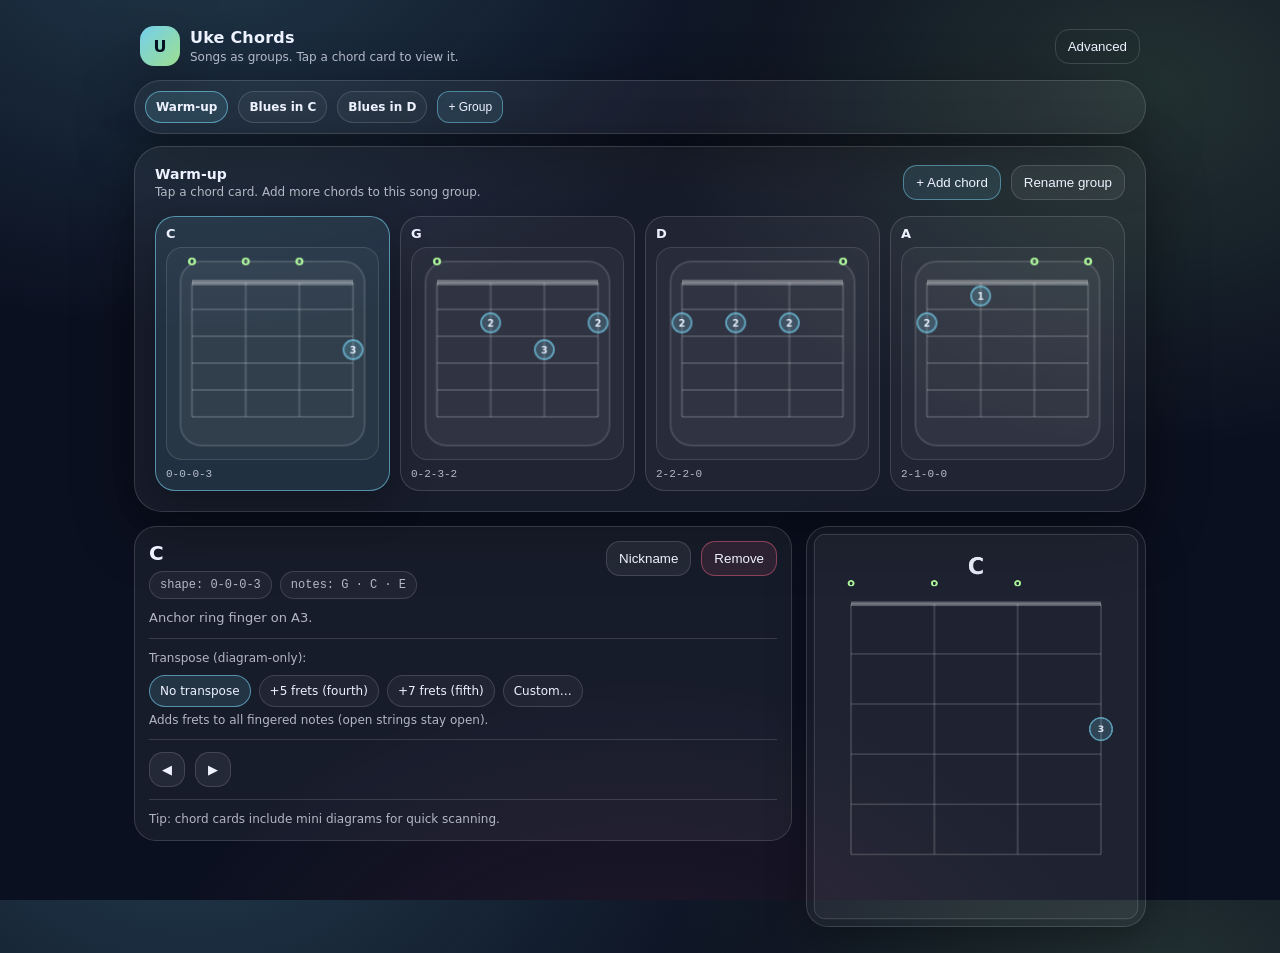
<file: uke_chord_buddy.html>
<!doctype html>
<html lang="en">
<head>
  <meta charset="utf-8"/>
  <meta name="viewport" content="width=device-width,initial-scale=1,viewport-fit=cover"/>
  <title>Uke Chords — Groups</title>
  <style>
    :root{
      --bg:#0b1020;
      --line:rgba(255,255,255,.14);
      --text:#eef2ff;
      --muted:rgba(238,242,255,.72);
      --accent:rgba(126,224,255,.95);
      --accent2:rgba(179,255,158,.95);
      --danger:rgba(255,107,139,.95);
      --shadow:0 18px 60px rgba(0,0,0,.40);
      --mono: ui-monospace, SFMono-Regular, Menlo, Monaco, Consolas, "Liberation Mono", "Courier New", monospace;
      --sans: ui-sans-serif, system-ui, -apple-system, Segoe UI, Roboto, Helvetica, Arial, "Apple Color Emoji","Segoe UI Emoji";
    }
    *{box-sizing:border-box}
    html,body{height:100%}
    body{
      margin:0;
      font-family:var(--sans);
      color:var(--text);
      background:
        radial-gradient(1000px 700px at 15% -10%, rgba(126,224,255,.20), transparent 60%),
        radial-gradient(900px 650px at 90% 10%, rgba(179,255,158,.14), transparent 55%),
        radial-gradient(900px 650px at 50% 115%, rgba(255,107,139,.10), transparent 55%),
        var(--bg);
    }
    .wrap{max-width:1040px;margin:0 auto;padding:16px 14px 26px}

    header{
      display:flex;align-items:center;justify-content:space-between;gap:10px;
      padding:10px 6px 14px;
    }
    .brand{display:flex;align-items:center;gap:10px}
    .logo{
      width:40px;height:40px;border-radius:14px;
      background:linear-gradient(135deg, rgba(126,224,255,.9), rgba(179,255,158,.85));
      display:grid;place-items:center;color:#071022;font-weight:900;
      box-shadow:var(--shadow);
    }
    h1{margin:0;font-size:16px;letter-spacing:.2px}
    .sub{margin-top:3px;font-size:12px;color:var(--muted)}

    .btn{
      border:1px solid var(--line);
      background:rgba(255,255,255,.06);
      color:var(--text);
      padding:9px 12px;
      border-radius:14px;
      cursor:pointer;
      user-select:none;
      -webkit-tap-highlight-color:transparent;
    }
    .btn:active{transform:translateY(1px)}
    .btn.primary{border-color:rgba(126,224,255,.45);background:rgba(126,224,255,.10)}
    .btn.ghost{background:transparent}
    .btn.danger{border-color:rgba(255,107,139,.45);background:rgba(255,107,139,.10)}
    .btn.small{padding:8px 10px;border-radius:12px;font-size:12px}

    /* Group switcher */
    .groupBar{
      display:flex;gap:10px;align-items:center;flex-wrap:wrap;
      padding:10px 10px;
      border:1px solid var(--line);
      border-radius:999px;
      background:rgba(255,255,255,.05);
      box-shadow:var(--shadow);
    }
    .gPill{
      display:inline-flex;align-items:center;gap:8px;
      padding:8px 10px;
      border-radius:999px;
      border:1px solid rgba(255,255,255,.14);
      background:rgba(255,255,255,.04);
      cursor:pointer;
      user-select:none;
      -webkit-tap-highlight-color:transparent;
      max-width: 220px;
    }
    .gPill.sel{
      border-color:rgba(126,224,255,.55);
      background:rgba(126,224,255,.12);
    }
    .gPill .t{
      font-weight:900;
      font-size:12px;
      overflow:hidden;text-overflow:ellipsis;white-space:nowrap;
      max-width:170px;
    }

    /* Bubble */
    .bubble{
      margin-top:12px;
      border:1px solid var(--line);
      background:rgba(255,255,255,.05);
      border-radius:28px;
      box-shadow:var(--shadow);
      padding:14px;
    }
    .bubbleTop{
      display:flex;align-items:center;justify-content:space-between;gap:10px;
      padding:4px 6px 10px;
      flex-wrap:wrap;
    }
    .bubbleTitle{
      display:flex;flex-direction:column;gap:3px;
      min-width:220px;
    }
    .bubbleTitle .name{font-weight:900;font-size:14px}
    .bubbleTitle .hint{font-size:12px;color:var(--muted)}
    .row{display:flex;gap:10px;flex-wrap:wrap;align-items:center}
    .spacer{height:12px}
    .hr{height:1px;background:var(--line);margin:12px 0}

    /* Chord grid inside bubble */
    .chGrid{
      display:grid;
      grid-template-columns: repeat(4, minmax(0, 1fr));
      gap:10px;
      padding:6px;
    }
    @media (max-width: 860px){ .chGrid{ grid-template-columns: repeat(3, minmax(0,1fr)); } }
    @media (max-width: 560px){ .chGrid{ grid-template-columns: repeat(2, minmax(0,1fr)); } }

    .chCard{
      border:1px solid rgba(255,255,255,.14);
      background:rgba(255,255,255,.04);
      border-radius:20px;
      padding:10px;
      cursor:pointer;
      user-select:none;
      -webkit-tap-highlight-color:transparent;
      position:relative;
      overflow:hidden;
    }
    .chCard.sel{
      border-color:rgba(126,224,255,.55);
      background:rgba(126,224,255,.10);
      box-shadow:0 14px 40px rgba(0,0,0,.25);
    }
    .chName{
      font-weight:900;
      font-size:13px;
      line-height:1.05;
      margin-bottom:6px;
      overflow:hidden;text-overflow:ellipsis;white-space:nowrap;
    }
    .chSub{
      font-size:11px;color:var(--muted);font-family:var(--mono);
      margin-top:4px;
      overflow:hidden;text-overflow:ellipsis;white-space:nowrap;
    }
    .miniCanvas{
      width:100%;
      height:auto;
      aspect-ratio: 1 / 1;
      border-radius:16px;
      border:1px solid rgba(255,255,255,.12);
      background:rgba(255,255,255,.035);
    }

    /* Main panel (DETAILS FIRST, CANVAS SECOND) */
    .panel{
      margin-top:14px;
      display:grid;
      grid-template-columns: 1fr 340px; /* details left, canvas right */
      gap:14px;
      align-items:start;
    }
    @media (max-width:900px){
      .panel{grid-template-columns:1fr;} /* stack: details first, then canvas */
    }

    canvas#cv{
      width:100%;
      height:auto;
      aspect-ratio: 11 / 13;
      background:rgba(255,255,255,.04);
      border:1px solid var(--line);
      border-radius:22px;
      box-shadow:0 14px 40px rgba(0,0,0,.28);
    }
    .card{
      border:1px solid var(--line);
      background:rgba(255,255,255,.05);
      border-radius:22px;
      padding:14px;
    }
    .titleLine{
      display:flex;align-items:flex-start;justify-content:space-between;gap:10px;
      flex-wrap:wrap;
    }
    .chTitle{margin:0;font-size:20px;letter-spacing:.2px}
    .meta{margin-top:6px;color:var(--muted);font-size:12px;display:flex;gap:8px;flex-wrap:wrap}
    .chip{
      border:1px solid var(--line);
      border-radius:999px;
      padding:6px 10px;
      font-size:12px;
      font-family:var(--mono);
      color:var(--muted);
      background:rgba(255,255,255,.04);
    }
    .note{
      margin-top:10px;
      color:var(--muted);
      font-size:13px;
      line-height:1.35;
    }
    .input{
      width:100%;
      padding:10px 12px;
      border-radius:14px;
      border:1px solid var(--line);
      background:rgba(0,0,0,.22);
      color:var(--text);
      outline:none;
      font-size:14px;
    }
    .input::placeholder{color:rgba(238,242,255,.55)}

    /* Transpose UI */
    .segRow{
      display:flex;gap:8px;flex-wrap:wrap;align-items:center;
      margin-top:10px;
    }
    .seg{
      border:1px solid rgba(255,255,255,.14);
      background:rgba(255,255,255,.04);
      color:var(--text);
      padding:8px 10px;
      border-radius:999px;
      cursor:pointer;
      user-select:none;
      -webkit-tap-highlight-color:transparent;
      font-size:12px;
      white-space:nowrap;
    }
    .seg.sel{
      border-color:rgba(126,224,255,.55);
      background:rgba(126,224,255,.12);
    }

    /* Overlay / sheet */
    .overlay{
      position:fixed;inset:0;
      display:none;
      background:rgba(0,0,0,.56);
      align-items:flex-end;justify-content:center;
      padding:14px;
      z-index:50;
    }
    .sheet{
      width:min(760px,100%);
      max-height:86vh;
      overflow:auto;
      border-radius:26px;
      border:1px solid var(--line);
      background:rgba(12,18,36,.92);
      box-shadow:0 24px 80px rgba(0,0,0,.6);
    }
    .sheetHd{
      position:sticky;top:0;
      display:flex;align-items:center;justify-content:space-between;gap:10px;
      padding:14px 14px 10px;
      border-bottom:1px solid var(--line);
      backdrop-filter: blur(10px);
      background:rgba(12,18,36,.92);
    }
    .sheetHd .t{font-weight:900}
    .sheetBd{padding:14px}
    .list{display:flex;flex-direction:column;gap:10px}
    .item{
      display:flex;align-items:center;justify-content:space-between;gap:10px;
      padding:12px 12px;
      border:1px solid rgba(255,255,255,.14);
      border-radius:18px;
      background:rgba(255,255,255,.05);
    }
    .item .left{display:flex;flex-direction:column;gap:3px;min-width:0}
    .item .nm{font-weight:900; overflow:hidden;text-overflow:ellipsis;white-space:nowrap}
    .item .sm{font-size:12px;color:var(--muted);font-family:var(--mono)}
    .tiny{font-size:12px;color:var(--muted)}
    .toast{
      position:fixed;top:12px;left:50%;transform:translateX(-50%);
      padding:10px 12px;
      border-radius:999px;
      border:1px solid rgba(255,255,255,.16);
      background:rgba(12,18,36,.92);
      box-shadow:var(--shadow);
      display:none;
      z-index:60;
      font-size:12px;
    }
  </style>
</head>
<body>
<div class="wrap">
  <header>
    <div class="brand">
      <div class="logo">U</div>
      <div>
        <h1>Uke Chords</h1>
        <div class="sub">Songs as groups. Tap a chord card to view it.</div>
      </div>
    </div>
    <div class="row">
      <button class="btn ghost" id="btnAdvanced">Advanced</button>
    </div>
  </header>

  <!-- Group switcher -->
  <div class="groupBar" id="groupBar"></div>

  <!-- Bubble: current group -->
  <section class="bubble">
    <div class="bubbleTop">
      <div class="bubbleTitle">
        <div class="name" id="groupName">—</div>
        <div class="hint">Tap a chord card. Add more chords to this song group.</div>
      </div>
      <div class="row">
        <button class="btn primary" id="btnAdd">+ Add chord</button>
        <button class="btn" id="btnRename">Rename group</button>
      </div>
    </div>

    <div class="chGrid" id="chGrid"></div>
  </section>

  <div class="panel">
    <!-- DETAILS FIRST -->
    <section class="card">
      <div class="titleLine">
        <div style="min-width:220px;">
          <h2 class="chTitle" id="title">—</h2>
          <div class="meta">
            <span class="chip" id="shapeChip">shape: —</span>
            <span class="chip" id="notesChip">notes: —</span>
          </div>
        </div>
        <div class="row">
          <button class="btn" id="btnNick">Nickname</button>
          <button class="btn danger" id="btnRemove">Remove</button>
        </div>
      </div>

      <div class="note" id="tip">—</div>

      <!-- Transpose (simple) -->
      <div class="hr"></div>
      <div class="tiny">Transpose (diagram-only):</div>
      <div class="segRow" id="transposeRow">
        <div class="seg sel" data-tr="0">No transpose</div>
        <div class="seg" data-tr="5">+5 frets (fourth)</div>
        <div class="seg" data-tr="7">+7 frets (fifth)</div>
        <div class="seg" id="segCustom">Custom…</div>
      </div>
      <div class="tiny" id="transposeNote" style="margin-top:6px;">
        Adds frets to all fingered notes (open strings stay open).
      </div>

      <div class="hr"></div>

      <div class="row">
        <button class="btn" id="btnPrev">◀</button>
        <button class="btn" id="btnNext">▶</button>
      </div>

      <div class="hr"></div>
      <div class="tiny">
        Tip: chord cards include mini diagrams for quick scanning.
      </div>
    </section>

    <!-- CANVAS SECOND -->
    <canvas id="cv" width="660" height="780" aria-label="Chord diagram"></canvas>
  </div>
</div>

<div class="toast" id="toast"></div>

<!-- Add chord sheet -->
<div class="overlay" id="ovAdd">
  <div class="sheet">
    <div class="sheetHd">
      <div class="t">Add a chord</div>
      <button class="btn" data-close="ovAdd">Close</button>
    </div>
    <div class="sheetBd">
      <input class="input" id="search" placeholder="Search (e.g., Am, Bb, F#7, Cmaj7)…" />
      <div class="hr"></div>
      <div class="row" style="gap:8px">
        <button class="btn small" data-bucket="popular">Popular</button>
        <button class="btn small" data-bucket="major">Major</button>
        <button class="btn small" data-bucket="minor">Minor</button>
        <button class="btn small" data-bucket="7">7</button>
        <button class="btn small" data-bucket="maj7">maj7</button>
        <button class="btn small" data-bucket="m7">m7</button>
        <button class="btn small" data-bucket="sus">sus</button>
      </div>
      <div class="hr"></div>
      <div class="list" id="addList"></div>
    </div>
  </div>
</div>

<!-- Nickname sheet -->
<div class="overlay" id="ovNick">
  <div class="sheet">
    <div class="sheetHd">
      <div class="t">Nickname</div>
      <button class="btn" data-close="ovNick">Close</button>
    </div>
    <div class="sheetBd">
      <div class="tiny">Nickname shows on the chord card. Leave blank to remove.</div>
      <div class="hr"></div>
      <input class="input" id="nickInput" placeholder="e.g., Campfire G" />
      <div class="spacer"></div>
      <div class="row" style="justify-content:flex-end">
        <button class="btn primary" id="nickSave">Save</button>
      </div>
    </div>
  </div>
</div>

<!-- Advanced sheet -->
<div class="overlay" id="ovAdv">
  <div class="sheet">
    <div class="sheetHd">
      <div class="t">Advanced</div>
      <button class="btn" data-close="ovAdv">Close</button>
    </div>
    <div class="sheetBd">
      <div class="tiny">Groups are songs. Create, rename, switch, backup.</div>
      <div class="hr"></div>

      <div class="list">
        <div class="item">
          <div class="left">
            <div class="nm">New group</div>
            <div class="sm">Create a new song group</div>
          </div>
          <button class="btn primary" id="btnNewGroup">+ Create</button>
        </div>

        <div class="item">
          <div class="left">
            <div class="nm">Duplicate current group</div>
            <div class="sm">Handy for transposing</div>
          </div>
          <button class="btn" id="btnDupGroup">Duplicate</button>
        </div>

        <div class="item">
          <div class="left">
            <div class="nm">Delete current group</div>
            <div class="sm">Careful — cannot undo</div>
          </div>
          <button class="btn danger" id="btnDelGroup">Delete</button>
        </div>

        <div class="item">
          <div class="left">
            <div class="nm">Export / Import</div>
            <div class="sm">Backup your local data</div>
          </div>
          <div class="row">
            <button class="btn" id="btnExport">Export</button>
            <button class="btn" id="btnImport">Import</button>
          </div>
        </div>

        <div class="item">
          <div class="left">
            <div class="nm">Factory reset</div>
            <div class="sm">Deletes everything on this device</div>
          </div>
          <button class="btn danger" id="btnFactory">Reset</button>
        </div>
      </div>
    </div>
  </div>
</div>

<script>
(() => {
  const KEY = "uke_groups.v2";

  // --- Built-in chord library ---
  const BUILTIN = [
    {name:"C", shape:"0003", tip:"Anchor ring finger on A3."},
    {name:"G", shape:"0232", tip:"Common + bright. Try slow changes from C."},
    {name:"D", shape:"2220", tip:"Stacked fret. Keep wrist relaxed."},
    {name:"A", shape:"2100", tip:"Small A. Great in pop progressions."},
    {name:"Am", shape:"2000", tip:"Easy minor. Pairs with C and F."},
    {name:"F", shape:"2010", tip:"Two-finger F is fine."},
    {name:"Em", shape:"0432"},
    {name:"Dm", shape:"2210"},
    {name:"E", shape:"1402"},
    {name:"Bb", shape:"3211"},
    {name:"C7", shape:"0001"},
    {name:"G7", shape:"0212"},
    {name:"D7", shape:"2223"},
    {name:"A7", shape:"0100"},
    {name:"E7", shape:"1202"},
    {name:"F7", shape:"2310"},
    {name:"B7", shape:"2322"},
    {name:"Am7", shape:"0000"},
    {name:"Dm7", shape:"2213"},
    {name:"Em7", shape:"0202"},
    {name:"Cmaj7", shape:"0002"},
    {name:"Gmaj7", shape:"0222"},
    {name:"Amaj7", shape:"1100"},
    {name:"Csus4", shape:"0013"},
    {name:"Gsus4", shape:"0233"},
    {name:"Asus4", shape:"2200"},
  ];
  const BUILTIN_MAP = Object.fromEntries(BUILTIN.map(c => [norm(c.name), c]));

  // --- State ---
  function defaultState(){
    return {
      groups: [
        {
          id: uid(),
          name: "Warm-up",
          chords: [{ name:"C", nick:"" },{ name:"G", nick:"" },{ name:"D", nick:"" },{ name:"A", nick:"" }],
          selectedIndex: 0
        },
        { id: uid(), name: "Blues in C", chords: [{ name:"C7", nick:"" },{ name:"F7", nick:"" },{ name:"G7", nick:"" }], selectedIndex: 0 },
        { id: uid(), name: "Blues in D", chords: [{ name:"D7", nick:"" },{ name:"G7", nick:"" },{ name:"A7", nick:"" }], selectedIndex: 0 }
      ],
      activeGroupId: null,
      transpose: 0 // number of frets to add (diagram-only)
    };
  }

  let state = load();
  let active = getActiveGroup();

  function load(){
    try{
      const raw = localStorage.getItem(KEY);
      if(!raw){
        const s = defaultState();
        s.activeGroupId = s.groups[0].id;
        save(s);
        return s;
      }
      const parsed = JSON.parse(raw);
      const base = defaultState();
      const merged = { ...base, ...parsed };

      if(!Array.isArray(merged.groups) || merged.groups.length === 0){
        const s = defaultState();
        s.activeGroupId = s.groups[0].id;
        save(s);
        return s;
      }
      if(!merged.activeGroupId) merged.activeGroupId = merged.groups[0].id;
      merged.transpose = Number.isFinite(merged.transpose) ? merged.transpose : 0;

      merged.groups = merged.groups.map(g => ({
        id: g.id || uid(),
        name: String(g.name || "Untitled").trim() || "Untitled",
        chords: Array.isArray(g.chords) && g.chords.length ? g.chords : [{name:"C",nick:""}],
        selectedIndex: clamp(Number.isFinite(g.selectedIndex) ? g.selectedIndex : 0, 0, (g.chords?.length||1)-1)
      }));

      if(!merged.groups.some(g => g.id === merged.activeGroupId)){
        merged.activeGroupId = merged.groups[0].id;
      }

      save(merged);
      return merged;
    }catch(e){
      const s = defaultState();
      s.activeGroupId = s.groups[0].id;
      save(s);
      return s;
    }
  }
  function save(s=state){ localStorage.setItem(KEY, JSON.stringify(s)); }

  function getActiveGroup(){
    return state.groups.find(g => g.id === state.activeGroupId) || state.groups[0];
  }

  // --- DOM ---
  const $ = (s)=>document.querySelector(s);
  const groupBar = $("#groupBar");
  const groupNameEl = $("#groupName");
  const chGrid = $("#chGrid");
  const cv = $("#cv");
  const ctx = cv.getContext("2d");

  // --- Utils ---
  function norm(s){ return String(s||"").trim().replace(/\s+/g,""); }
  function clamp(n,a,b){ return Math.max(a, Math.min(b, n)); }
  function uid(){ return Math.random().toString(36).slice(2,10) + Date.now().toString(36).slice(2,8); }
  function escapeHtml(s){
    return String(s).replace(/[&<>"']/g, ch => ({ "&":"&amp;","<":"&lt;",">":"&gt;",'"':"&quot;","'":"&#039;" }[ch]));
  }
  function show(id){ $("#"+id).style.display = "flex"; }
  function hide(id){ $("#"+id).style.display = "none"; }
  function toast(msg){
    const t = $("#toast");
    t.textContent = msg;
    t.style.display = "block";
    clearTimeout(toast._tm);
    toast._tm = setTimeout(()=> t.style.display = "none", 1400);
  }

  // close overlays
  document.querySelectorAll("[data-close]").forEach(btn=>{
    btn.addEventListener("click", ()=> hide(btn.getAttribute("data-close")));
  });
  document.querySelectorAll(".overlay").forEach(ov=>{
    ov.addEventListener("click", (e)=>{ if(e.target === ov) hide(ov.id); });
  });

  // --- Chord math / shapes ---
  const NOTE_NAMES_SHARP = ["C","C#","D","D#","E","F","F#","G","G#","A","A#","B"];
  const NOTE_NAMES_FLAT  = ["C","Db","D","Eb","E","F","Gb","G","Ab","A","Bb","B"];
  const STRINGS = ["G","C","E","A"];
  const TUNING_PC = { G:7, C:0, E:4, A:9 };
  const mod = (n,m)=>((n%m)+m)%m;

  function parseShape(shape){
    const s = String(shape).trim();
    let parts;
    if(s.includes("-")) parts = s.split("-");
    else if(s.includes(" ")) parts = s.split(/\s+/);
    else parts = s.split("");
    if(parts.length !== 4) return null;
    const frets = parts.map(p=>{
      if(String(p).toLowerCase()==="x") return -1;
      const n = Number(p);
      return Number.isFinite(n) ? n : -1;
    });
    return frets;
  }
  function formatShapePretty(shape){
    const frets = parseShape(shape);
    if(!frets) return String(shape);
    return frets.map(f => (f<0?"x":f)).join("-");
  }

  function applyTransposeToFrets(frets, delta){
    // diagram-only: add delta to fingered frets (>0). Keep open (0) as 0. Keep mute (-1).
    if(!delta) return frets.slice();
    return frets.map(f => (f > 0 ? (f + delta) : f));
  }

  function notesFromFrets(frets){
    const pcs = frets.map((f,i)=>{
      if(f<0) return null;
      const base = TUNING_PC[STRINGS[i]];
      return mod(base+f,12);
    }).filter(v=>v!==null);

    const uniq = [...new Set(pcs)];
    const preferFlats = uniq.some(pc => [1,3,6,8,10].includes(pc));
    const names = uniq.map(pc => (preferFlats ? NOTE_NAMES_FLAT : NOTE_NAMES_SHARP)[pc]);
    return names;
  }

  // --- Diagram drawing ---
  function roundRect(ctx,x,y,w,h,r){
    const rr = Math.min(r,w/2,h/2);
    ctx.beginPath();
    ctx.moveTo(x+rr,y);
    ctx.arcTo(x+w,y,x+w,y+h,rr);
    ctx.arcTo(x+w,y+h,x,y+h,rr);
    ctx.arcTo(x,y+h,x,y,rr);
    ctx.arcTo(x,y,x+w,y,rr);
    ctx.closePath();
  }
  function fontStack(){ return 'ui-sans-serif, system-ui, -apple-system, Segoe UI, Roboto, Helvetica, Arial'; }

  function drawDiagram(ctx2d, width, height, name, frets, nick, bigTitle){
    ctx2d.clearRect(0,0,width,height);

    roundRect(ctx2d, 14, 14, width-28, height-28, 22);
    ctx2d.fillStyle = "rgba(255,255,255,.045)";
    ctx2d.fill();
    ctx2d.strokeStyle = "rgba(255,255,255,.14)";
    ctx2d.lineWidth = 2;
    ctx2d.stroke();

    // title
    if(bigTitle){
      const title = (nick && nick.trim()) ? nick.trim() : name;
      ctx2d.textAlign = "center";
      ctx2d.fillStyle = "rgba(238,242,255,.95)";
      ctx2d.font = "900 44px " + fontStack();
      ctx2d.fillText(title, width/2, 92);

      if(nick && nick.trim()){
        ctx2d.fillStyle = "rgba(238,242,255,.70)";
        ctx2d.font = "800 18px " + fontStack();
        ctx2d.fillText(name, width/2, 120);
      }
    }

    // layout
    const padX = bigTitle ? 86 : 26;
    const top  = bigTitle ? 150 : 36;
    const w = width - padX*2;
    const h = height - top - (bigTitle ? 140 : 44);
    const strings = 4;
    const fretsShown = 5;

    // base fret (default 1)
    const used = frets.filter(f => f > 0);
    const minF = used.length ? Math.min(...used) : 1;
    const maxF = used.length ? Math.max(...used) : 1;

    let baseFret = 1;
    if(maxF > fretsShown){
      baseFret = Math.max(1, minF);
    }

    // (1) Remove the word "nut" in UI: show nothing when baseFret==1; show "Xfr" otherwise.
    if(baseFret !== 1){
      ctx2d.textAlign = "left";
      ctx2d.fillStyle = "rgba(238,242,255,.70)";
      ctx2d.font = (bigTitle ? "800 16px " : "800 12px ") + fontStack();
      ctx2d.fillText(baseFret + "fr", padX, top-14);
    }

    // fret lines
    for(let f=0; f<=fretsShown; f++){
      const y = top + (h/fretsShown)*f;
      ctx2d.beginPath();
      ctx2d.moveTo(padX, y);
      ctx2d.lineTo(padX+w, y);
      ctx2d.strokeStyle = "rgba(255,255,255,.16)";
      ctx2d.lineWidth = bigTitle ? 3 : 2;
      ctx2d.stroke();
    }
    // nut thickness (visual only)
    if(baseFret === 1){
      ctx2d.beginPath();
      ctx2d.moveTo(padX, top);
      ctx2d.lineTo(padX+w, top);
      ctx2d.strokeStyle = "rgba(255,255,255,.28)";
      ctx2d.lineWidth = bigTitle ? 9 : 6;
      ctx2d.stroke();
    }
    // strings
    for(let s=0; s<strings; s++){
      const x = padX + (w/(strings-1))*s;
      ctx2d.beginPath();
      ctx2d.moveTo(x, top);
      ctx2d.lineTo(x, top+h);
      ctx2d.strokeStyle = "rgba(255,255,255,.14)";
      ctx2d.lineWidth = bigTitle ? 4 : 2.5;
      ctx2d.stroke();
    }

    // open/mute markers
    ctx2d.textAlign = "center";
    ctx2d.font = (bigTitle ? "900 22px " : "900 14px ") + fontStack();
    for(let s=0; s<strings; s++){
      const x = padX + (w/(strings-1))*s;
      const f = frets[s];
      if(f < 0){
        ctx2d.fillStyle = "rgba(255,107,139,.95)";
        ctx2d.fillText("x", x, top-(bigTitle?34:18));
      } else if(f === 0){
        ctx2d.fillStyle = "rgba(179,255,158,.95)";
        ctx2d.fillText("o", x, top-(bigTitle?34:18));
      }
    }

    // dots (correct mapping)
    for(let s=0; s<strings; s++){
      const x = padX + (w/(strings-1))*s;
      const f = frets[s];
      if(f <= 0) continue;

      const spaceIndex = (f - baseFret);
      const y = top + (h/fretsShown) * (spaceIndex + 0.5);

      ctx2d.beginPath();
      ctx2d.arc(x, y, bigTitle ? 22 : 10, 0, Math.PI*2);
      ctx2d.fillStyle = "rgba(126,224,255,.18)";
      ctx2d.fill();
      ctx2d.strokeStyle = "rgba(126,224,255,.58)";
      ctx2d.lineWidth = bigTitle ? 3 : 2;
      ctx2d.stroke();

      ctx2d.fillStyle = "rgba(238,242,255,.92)";
      ctx2d.font = (bigTitle ? "900 18px " : "900 10px ") + fontStack();
      ctx2d.fillText(String(f), x, y + (bigTitle ? 6 : 3.5));
    }
  }

  // --- Current chord helpers ---
  function curGroup(){
    active = getActiveGroup();
    return active;
  }
  function curChord(){
    const g = curGroup();
    g.selectedIndex = clamp(g.selectedIndex, 0, g.chords.length-1);
    return g.chords[g.selectedIndex];
  }
  function getChordEntry(name){
    return BUILTIN_MAP[norm(name)] || null;
  }

  // --- Rendering ---
  function renderGroupBar(){
    groupBar.innerHTML = "";
    state.groups.forEach(g=>{
      const pill = document.createElement("div");
      pill.className = "gPill" + (g.id === state.activeGroupId ? " sel" : "");
      pill.innerHTML = `<div class="t">${escapeHtml(g.name)}</div>`;
      pill.addEventListener("click", ()=>{
        state.activeGroupId = g.id;
        save();
        render();
      });
      groupBar.appendChild(pill);
    });

    const addBtn = document.createElement("button");
    addBtn.className = "btn small primary";
    addBtn.textContent = "+ Group";
    addBtn.addEventListener("click", ()=>{
      const nm = prompt("New group name:", "New Song");
      if(nm === null) return;
      const name = String(nm).trim() || "New Song";
      const g = { id: uid(), name, chords:[{name:"C",nick:""}], selectedIndex:0 };
      state.groups.unshift(g);
      state.activeGroupId = g.id;
      save();
      render();
      toast("Group created");
    });
    groupBar.appendChild(addBtn);
  }

  function renderBubble(){
    const g = curGroup();
    groupNameEl.textContent = g.name;

    chGrid.innerHTML = "";
    g.chords.forEach((c, idx)=>{
      const entry = getChordEntry(c.name);
      const baseFrets = parseShape(entry?.shape || "0000") || [0,0,0,0];
      const frets = applyTransposeToFrets(baseFrets, state.transpose);

      const card = document.createElement("div");
      card.className = "chCard" + (idx===g.selectedIndex ? " sel" : "");

      const label = (c.nick && c.nick.trim()) ? c.nick.trim() : c.name;
      const showSub = (c.nick && c.nick.trim());

      card.innerHTML = `
        <div class="chName">${escapeHtml(label)}</div>
        <canvas class="miniCanvas" width="220" height="220"></canvas>
        ${showSub ? `<div class="chSub">${escapeHtml(c.name)} · ${escapeHtml(formatShapePretty(entry?.shape || "0000"))}</div>`
                 : `<div class="chSub">${escapeHtml(formatShapePretty(entry?.shape || "0000"))}</div>`}
      `;

      card.addEventListener("click", ()=>{
        g.selectedIndex = idx;
        save();
        renderMain();
        renderBubbleSelection();
      });

      // mini diagram
      const mini = card.querySelector("canvas");
      const mctx = mini.getContext("2d");
      drawDiagram(mctx, mini.width, mini.height, c.name, frets, c.nick||"", false);

      chGrid.appendChild(card);
    });
  }

  function renderBubbleSelection(){
    const g = curGroup();
    [...chGrid.children].forEach((node, idx)=>{
      node.classList.toggle("sel", idx === g.selectedIndex);
    });
  }

  function renderMain(){
    const g = curGroup();
    const c = curChord();
    const entry = getChordEntry(c.name);
    const baseFrets = parseShape(entry?.shape || "0000") || [0,0,0,0];
    const frets = applyTransposeToFrets(baseFrets, state.transpose);

    const notes = notesFromFrets(frets).join(" · ") || "—";
    const label = (c.nick && c.nick.trim()) ? c.nick.trim() : c.name;

    $("#title").textContent = label;
    $("#shapeChip").textContent = "shape: " + formatShapePretty(entry?.shape || "0000");
    $("#notesChip").textContent = "notes: " + notes;

    const tp = state.transpose;
    const tpText = tp === 0 ? "" : ` (diagram +${tp} frets)`;
    $("#tip").textContent = (entry?.tip ? entry.tip : "Tip: add chords to build your song. Nicknames help you remember shapes.")
      + tpText;

    drawDiagram(ctx, cv.width, cv.height, c.name, frets, c.nick||"", true);
  }

  function renderTransposeUI(){
    document.querySelectorAll(".seg[data-tr]").forEach(seg=>{
      const v = Number(seg.getAttribute("data-tr"));
      seg.classList.toggle("sel", v === state.transpose);
    });
    $("#transposeNote").textContent =
      state.transpose === 0
        ? "Adds frets to all fingered notes (open strings stay open)."
        : `Transpose is ON: +${state.transpose} frets (diagram-only). Open strings remain open.`;
  }

  function render(){
    renderGroupBar();
    renderTransposeUI();
    renderBubble();
    renderMain();
  }

  // --- Add chord sheet ---
  let addBucket = "popular";
  function bucketMatch(name, bucket){
    const n = name.toLowerCase();
    if(bucket==="popular") return ["c","g","d","a","am","f","g7","c7","d7","a7","f7"].includes(n);
    if(bucket==="major") return !/m(?!aj)/.test(n) && !/7|sus/.test(n);
    if(bucket==="minor") return /m(?!aj)/.test(n) && !/maj7/.test(n);
    if(bucket==="7") return /7$/.test(n) && !/maj7$/.test(n) && !/m7$/.test(n);
    if(bucket==="maj7") return /maj7$/.test(n);
    if(bucket==="m7") return /m7$/.test(n);
    if(bucket==="sus") return /sus/.test(n);
    return true;
  }
  function renderAddList(){
    const q = norm($("#search").value).toLowerCase();
    const list = $("#addList");
    list.innerHTML = "";

    let items = BUILTIN.filter(c => bucketMatch(c.name, addBucket));
    if(q) items = items.filter(c => c.name.toLowerCase().includes(q));
    items.sort((a,b)=>a.name.localeCompare(b.name,undefined,{sensitivity:"base"}));

    const g = curGroup();

    items.forEach(c=>{
      const row = document.createElement("div");
      row.className = "item";
      row.innerHTML = `
        <div class="left">
          <div class="nm">${escapeHtml(c.name)}</div>
          <div class="sm">${escapeHtml(formatShapePretty(c.shape))}</div>
        </div>
        <button class="btn primary">Add</button>
      `;
      row.querySelector("button").addEventListener("click", ()=>{
        g.chords.push({ name:c.name, nick:"" });
        g.selectedIndex = g.chords.length - 1;
        save();
        hide("ovAdd");
        $("#search").value = "";
        render();
        toast("Chord added");
      });
      list.appendChild(row);
    });

    if(items.length===0){
      const empty = document.createElement("div");
      empty.className = "tiny";
      empty.textContent = "No matches.";
      list.appendChild(empty);
    }
  }

  // --- Nickname sheet ---
  function openNick(){
    const c = curChord();
    $("#nickInput").value = c.nick || "";
    show("ovNick");
    setTimeout(()=>$("#nickInput").focus(), 60);
  }

  // --- Export / Import ---
  function exportData(){
    const blob = new Blob([JSON.stringify(state,null,2)], {type:"application/json"});
    const url = URL.createObjectURL(blob);
    const a = document.createElement("a");
    a.href = url;
    a.download = "uke_groups_backup.json";
    document.body.appendChild(a);
    a.click();
    a.remove();
    URL.revokeObjectURL(url);
    toast("Exported");
  }
  function importData(){
    const inp = document.createElement("input");
    inp.type="file";
    inp.accept="application/json";
    inp.onchange = ()=>{
      const f = inp.files && inp.files[0];
      if(!f) return;
      const r = new FileReader();
      r.onload = ()=>{
        try{
          const parsed = JSON.parse(String(r.result||"{}"));
          if(!parsed || !Array.isArray(parsed.groups)) throw new Error("bad");
          state = parsed;
          state.transpose = Number.isFinite(state.transpose) ? state.transpose : 0;

          if(!state.groups.length){
            state = defaultState();
            state.activeGroupId = state.groups[0].id;
          }
          if(!state.activeGroupId) state.activeGroupId = state.groups[0].id;

          state.groups = state.groups.map(g => ({
            id: g.id || uid(),
            name: String(g.name || "Untitled").trim() || "Untitled",
            chords: Array.isArray(g.chords) && g.chords.length ? g.chords : [{name:"C",nick:""}],
            selectedIndex: clamp(Number.isFinite(g.selectedIndex) ? g.selectedIndex : 0, 0, (g.chords?.length||1)-1)
          }));
          if(!state.groups.some(g => g.id === state.activeGroupId)){
            state.activeGroupId = state.groups[0].id;
          }
          save();
          render();
          hide("ovAdv");
          toast("Imported");
        }catch(e){
          alert("Import failed (bad JSON).");
        }
      };
      r.readAsText(f);
    };
    inp.click();
  }

  // --- Wire up buttons ---
  $("#btnAdd").addEventListener("click", ()=>{
    show("ovAdd");
    renderAddList();
    setTimeout(()=>$("#search").focus(), 60);
  });
  $("#search").addEventListener("input", renderAddList);
  document.querySelectorAll("[data-bucket]").forEach(b=>{
    b.addEventListener("click", ()=>{
      addBucket = b.getAttribute("data-bucket");
      renderAddList();
    });
  });

  $("#btnRename").addEventListener("click", ()=>{
    const g = curGroup();
    const nm = prompt("Group name:", g.name);
    if(nm === null) return;
    g.name = String(nm).trim() || "Untitled";
    save();
    renderGroupBar();
    groupNameEl.textContent = g.name;
    toast("Renamed");
  });

  $("#btnNick").addEventListener("click", openNick);
  $("#nickSave").addEventListener("click", ()=>{
    const v = $("#nickInput").value.trim();
    const c = curChord();
    c.nick = v;
    save();
    hide("ovNick");
    render();
    toast("Saved nickname");
  });

  $("#btnRemove").addEventListener("click", ()=>{
    const g = curGroup();
    if(g.chords.length <= 1){
      alert("Keep at least one chord in the group.");
      return;
    }
    const i = g.selectedIndex;
    g.chords.splice(i,1);
    g.selectedIndex = clamp(i, 0, g.chords.length-1);
    save();
    render();
    toast("Removed chord");
  });

  $("#btnPrev").addEventListener("click", ()=>{
    const g = curGroup();
    g.selectedIndex = clamp(g.selectedIndex - 1, 0, g.chords.length-1);
    save();
    renderMain();
    renderBubbleSelection();
  });
  $("#btnNext").addEventListener("click", ()=>{
    const g = curGroup();
    g.selectedIndex = clamp(g.selectedIndex + 1, 0, g.chords.length-1);
    save();
    renderMain();
    renderBubbleSelection();
  });

  // Transpose controls
  document.querySelectorAll(".seg[data-tr]").forEach(seg=>{
    seg.addEventListener("click", ()=>{
      state.transpose = Number(seg.getAttribute("data-tr"));
      save();
      render();
      toast(state.transpose===0 ? "Transpose off" : `Transpose +${state.transpose}`);
    });
  });
  $("#segCustom").addEventListener("click", ()=>{
    const cur = state.transpose || 0;
    const inp = prompt("Custom transpose (frets to add, can be negative):", String(cur));
    if(inp === null) return;
    const n = Math.max(-24, Math.min(24, parseInt(inp,10)));
    if(!Number.isFinite(n)){
      alert("Please enter a number.");
      return;
    }
    state.transpose = n;
    save();
    render();
    toast(state.transpose===0 ? "Transpose off" : `Transpose ${state.transpose>0?"+":""}${state.transpose}`);
  });

  $("#btnAdvanced").addEventListener("click", ()=> show("ovAdv"));

  $("#btnNewGroup").addEventListener("click", ()=>{
    const nm = prompt("New group name:", "New Song");
    if(nm === null) return;
    const name = String(nm).trim() || "New Song";
    const g = { id: uid(), name, chords:[{name:"C",nick:""}], selectedIndex:0 };
    state.groups.unshift(g);
    state.activeGroupId = g.id;
    save();
    hide("ovAdv");
    render();
    toast("Group created");
  });

  $("#btnDupGroup").addEventListener("click", ()=>{
    const g = curGroup();
    const nm = prompt("Name for duplicate:", g.name + " (copy)");
    if(nm === null) return;
    const copy = {
      id: uid(),
      name: String(nm).trim() || (g.name + " (copy)"),
      chords: g.chords.map(x => ({ name:x.name, nick:x.nick || "" })),
      selectedIndex: 0
    };
    state.groups.unshift(copy);
    state.activeGroupId = copy.id;
    save();
    hide("ovAdv");
    render();
    toast("Duplicated");
  });

  $("#btnDelGroup").addEventListener("click", ()=>{
    const g = curGroup();
    if(state.groups.length <= 1){
      alert("Keep at least one group.");
      return;
    }
    if(!confirm(`Delete group "${g.name}"? This cannot be undone.`)) return;
    state.groups = state.groups.filter(x => x.id !== g.id);
    state.activeGroupId = state.groups[0].id;
    save();
    hide("ovAdv");
    render();
    toast("Deleted group");
  });

  $("#btnExport").addEventListener("click", exportData);
  $("#btnImport").addEventListener("click", importData);

  $("#btnFactory").addEventListener("click", ()=>{
    if(!confirm("Factory reset? Deletes all groups on this device for this app.")) return;
    localStorage.removeItem(KEY);
    state = defaultState();
    state.activeGroupId = state.groups[0].id;
    save();
    hide("ovAdv");
    render();
    toast("Reset");
  });

  // init
  render();
})();
</script>
</body>
</html>
</file>
<file: orpheus_in_the_underworld/css/style.css>
:root {
  --ink: #1d1322;
  --velvet: #8e0f26;
  --velvet-dk: #4a0612;
  --gold: #e8b04a;
  --gold-lt: #ffe2a0;
  --cream: #fbf3e2;
  --plum: #2a0f22;
  --absinthe: #8fe3a2;
  --night: #14060d;
  --display: "Limelight", "Didot", Georgia, serif;
  --body: "Alegreya", Georgia, "Times New Roman", serif;
  --dlg-h: clamp(164px, 28%, 236px);
}

* { box-sizing: border-box; -webkit-tap-highlight-color: transparent; }
html, body { margin: 0; height: 100%; }
body {
  font-family: var(--body);
  color: var(--cream);
  overflow: hidden;
  background:
    radial-gradient(60% 50% at 50% 0%, rgba(255, 210, 140, .18), transparent 70%),
    repeating-linear-gradient(90deg, #5a0716 0 22px, #7c0c22 22px 40px, #4a0612 40px 58px),
    var(--night);
  -webkit-font-smoothing: antialiased;
  user-select: none;
  -webkit-user-select: none;
  touch-action: manipulation;
}

#game {
  position: relative;
  width: min(100vw, 560px);
  height: 100vh;
  height: 100dvh;
  margin: 0 auto;
  overflow: hidden;
  background: var(--night);
  box-shadow: 0 0 0 3px #2a0a12, 0 0 60px rgba(0, 0, 0, .8);
}
@media (min-width: 620px) and (min-height: 700px) {
  #game {
    height: min(100dvh - 32px, 980px);
    top: max(16px, calc((100dvh - 980px) / 2));
    border-radius: 18px;
    box-shadow: 0 0 0 4px var(--gold), 0 0 0 9px #2a0a12, 0 0 0 11px var(--gold), 0 30px 90px rgba(0, 0, 0, .9);
  }
}

button { font: inherit; color: inherit; }
.screen { position: absolute; inset: 0; display: none; }
.screen.on { display: block; }

/* ---------- buttons ---------- */
.btn {
  appearance: none; border: 0; cursor: pointer;
  font-family: var(--display); font-size: 1.05rem; letter-spacing: .04em;
  padding: .8em 1.4em; border-radius: 999px;
  transition: transform .12s ease, filter .12s ease;
}
.btn:active { transform: scale(.96); }
.btn:focus-visible, .icon-btn:focus-visible, .choice:focus-visible { outline: 3px solid var(--gold-lt); outline-offset: 3px; }
.btn.gold {
  color: #2a0a12;
  background: linear-gradient(180deg, #ffe7a6, #e8b04a 55%, #b9822a);
  box-shadow: 0 0 0 2px #2a0a12, 0 0 0 4px var(--gold), 0 8px 24px rgba(0, 0, 0, .5), inset 0 2px 0 rgba(255, 255, 255, .6);
}
.btn.red {
  color: var(--gold-lt);
  background: linear-gradient(180deg, #c4183a, #7e0b22);
  box-shadow: 0 0 0 2px #2a0a12, 0 0 0 4px var(--gold), 0 8px 24px rgba(0, 0, 0, .5);
}
.btn.ghost { background: rgba(20, 6, 13, .65); color: var(--gold-lt); box-shadow: inset 0 0 0 2px var(--gold); }
.btn.big { font-size: 1.25rem; padding: .85em 1.8em; }
.btn.small { font-size: .9rem; padding: .55em 1em; }
.btn[disabled] { opacity: .45; pointer-events: none; }
.icon-btn {
  appearance: none; border: 0; cursor: pointer; width: 42px; height: 42px; border-radius: 50%;
  background: rgba(20, 6, 13, .7); color: var(--gold-lt); font-size: 1.25rem;
  box-shadow: inset 0 0 0 2px var(--gold);
}

/* ---------- title ---------- */
#title { background: #120510; overflow: hidden; }
.title-bg, .title-bg svg { position: absolute; inset: 0; width: 100%; height: 100%; }
.title-cast { position: absolute; left: 0; right: 0; bottom: 21%; height: 36%; display: flex; justify-content: center; align-items: flex-end; pointer-events: none; }
.title-cast .tc { height: 100%; margin: 0 -6%; filter: drop-shadow(0 10px 12px rgba(0, 0, 0, .6)); }
.title-cast .tc svg { height: 100%; width: auto; display: block; }
.title-cast .tc:nth-child(2) { height: 112%; z-index: 2; }
.marquee {
  position: absolute; left: 50%; top: 5.5%; transform: translateX(-50%);
  width: min(90%, 440px); padding: 18px 16px 16px; text-align: center;
  background: radial-gradient(120% 90% at 50% 0%, #3a0c1e, #14040c);
  border-radius: 22px;
  box-shadow: 0 0 0 3px #2a0a12, 0 0 0 7px var(--gold), 0 0 0 10px #2a0a12, 0 18px 50px rgba(0, 0, 0, .7), 0 0 60px rgba(255, 80, 110, .25);
}
.marquee .mbulb {
  position: absolute; width: 9px; height: 9px; border-radius: 50%;
  background: #ffe6a0; box-shadow: 0 0 8px 2px rgba(255, 210, 120, .9);
  animation: bulb 1.2s steps(1) infinite;
}
.marquee .mbulb.alt { animation-delay: .6s; }
.marquee-pre { font-family: var(--body); font-style: italic; color: #f6c6d0; font-size: 1.05rem; }
.marquee h1 { margin: 2px 0 4px; font-family: var(--display); font-weight: 400; line-height: .95; }
.marquee h1 span { display: block; }
.marquee .t1, .marquee .t3 {
  font-size: clamp(2.3rem, 11vw, 3.4rem); color: var(--gold-lt);
  text-shadow: 0 0 2px #fff6d8, 0 0 14px rgba(255, 200, 110, .8), 3px 3px 0 #a8122e;
}
.marquee .t2 { font-family: var(--body); font-style: italic; font-size: 1.25rem; color: #ff8aa8; margin: 4px 0; }
.marquee-sub { font-size: .95rem; letter-spacing: .12em; text-transform: uppercase; color: #cfb5c0; }
.title-actions {
  position: absolute; left: 0; right: 0; bottom: 3.5%; display: flex; flex-direction: column; align-items: center; gap: 10px;
}
.title-tip { margin: 2px 0 0; font-size: .9rem; color: #d9c2cc; text-shadow: 0 1px 2px #000; }

/* ---------- map ---------- */
#map { background: #14060d; }
.map-head {
  position: absolute; z-index: 3; top: 0; left: 0; right: 0; height: 64px; display: flex; align-items: center; gap: 10px; padding: 10px 12px;
  background: linear-gradient(180deg, rgba(20, 6, 13, .95), rgba(20, 6, 13, .65));
  border-bottom: 2px solid var(--gold);
}
.map-title { flex: 1; min-width: 0; text-align: center; }
.map-kicker { font-size: .78rem; letter-spacing: .2em; text-transform: uppercase; color: #cfa8b8; }
.map-name { font-family: var(--display); font-size: 1.1rem; color: var(--gold-lt); white-space: nowrap; overflow: hidden; text-overflow: ellipsis; }
.map-scroll { position: absolute; inset: 64px 0 0; overflow-y: auto; -webkit-overflow-scrolling: touch; overscroll-behavior: contain; }
.map-svg { display: block; width: 100%; height: auto; }
.map-node { cursor: pointer; }
.map-node.locked { cursor: not-allowed; }
.map-node .pulse { animation: pulse 1.6s ease-out infinite; transform-box: fill-box; transform-origin: center; }
.map-node:focus-visible { outline: none; }
.map-node:focus-visible circle:nth-of-type(2) { stroke: #fff; }

.rose-count {
  display: inline-flex; align-items: center; gap: 4px; padding: 6px 12px; border-radius: 999px; min-width: 64px; justify-content: center;
  background: rgba(20, 6, 13, .75); box-shadow: inset 0 0 0 2px var(--gold); font-family: var(--display); color: var(--gold-lt); font-size: 1.05rem;
}
.rose-count.bump { animation: bump .45s ease; }

/* ---------- scene ---------- */
#stage { position: absolute; inset: 0; overflow: hidden; }
#bg, #bg svg { position: absolute; inset: 0; width: 100%; height: 100%; }
#fx { position: absolute; inset: 0; width: 100%; height: 100%; pointer-events: none; }
#actors { position: absolute; inset: 0; pointer-events: none; }
#flash { position: absolute; inset: 0; background: #fff; opacity: 0; pointer-events: none; }
#flash.on { animation: flash .7s ease-out; }
#stage.shake { animation: shake .5s linear; }

.actor {
  position: absolute; bottom: calc(var(--dlg-h) - 22px);
  height: var(--ah, 46%); aspect-ratio: 1 / 2;
  transform: translateX(-50%);
  transition: left .6s cubic-bezier(.3, 1.2, .5, 1), filter .3s ease, opacity .5s ease;
  filter: brightness(.82) saturate(.9);
  z-index: 1;
}
.actor.speaking { filter: drop-shadow(0 0 10px rgba(255, 220, 150, .55)); z-index: 3; }
.actor.all-lit { filter: none; }
.actor .actor-inner { width: 100%; height: 100%; transform-origin: 50% 100%; animation: sway 4.5s ease-in-out infinite; }
.actor.speaking .actor-inner { animation: sway 4.5s ease-in-out infinite, talkbob .5s ease-in-out infinite; }
.actor.ghostly .actor-inner { animation: float 3.2s ease-in-out infinite; }
.actor.fly .actor-inner { animation: flyhover 1.6s ease-in-out infinite; }
.actor .puppet { width: 100%; height: 100%; display: block; overflow: visible; }
.actor.enter-l { animation: enterL .6s cubic-bezier(.3, 1.3, .5, 1); }
.actor.enter-r { animation: enterR .6s cubic-bezier(.3, 1.3, .5, 1); }
.actor.leaving { opacity: 0; }
.actor.poof { animation: poof .5s ease-out forwards; }

.puppet .blink { animation: blink 5.2s infinite; }
.actor:nth-child(2n) .puppet .blink { animation-delay: 1.7s; }
.actor:nth-child(3n) .puppet .blink { animation-delay: 3.1s; }
.puppet .talkmouth { opacity: 0; }
.actor.talk .puppet .mouth { animation: mouthA .24s steps(1) infinite; }
.actor.talk .puppet .talkmouth { animation: mouthB .24s steps(1) infinite; }
.puppet .zzz { animation: zzz 2.4s ease-in-out infinite; }
.puppet.fly .wing { animation: wing .08s linear infinite alternate; transform-box: fill-box; transform-origin: center; }

#hud {
  position: absolute; top: 0; left: 0; right: 0; display: flex; align-items: center; gap: 8px;
  padding: max(8px, env(safe-area-inset-top)) 10px 8px;
  background: linear-gradient(180deg, rgba(10, 3, 8, .75), transparent);
  z-index: 5;
}
.hud-title {
  flex: 1; min-width: 0; text-align: center; font-family: var(--display); color: var(--gold-lt); font-size: .98rem;
  text-shadow: 0 1px 3px #000; white-space: nowrap; overflow: hidden; text-overflow: ellipsis;
}

/* ---------- dialog ---------- */
.dlg {
  position: absolute; left: 8px; right: 8px; bottom: max(8px, env(safe-area-inset-bottom));
  min-height: calc(var(--dlg-h) - 8px); max-height: 72%;
  padding: 26px 16px 14px; z-index: 6;
  background:
    radial-gradient(120% 140% at 50% -20%, rgba(255, 120, 150, .18), transparent 60%),
    linear-gradient(180deg, #3a0a1c, #1c0610);
  border-radius: 16px;
  box-shadow: 0 0 0 2px #14040c, 0 0 0 5px var(--gold), 0 0 0 7px #14040c, 0 -10px 40px rgba(0, 0, 0, .55);
  display: flex; flex-direction: column; cursor: pointer;
  overflow: visible;
}
.dlg.hidden { display: none; }
.dlg.narr { background: linear-gradient(180deg, #1a1626, #0c0a14); }
.dlg.narr .dlg-text { font-style: italic; color: #e6e0f2; }
.dlg.host { background: linear-gradient(180deg, #f6e8c8, #e6cf9e); color: #2a160c; box-shadow: 0 0 0 2px #3a1a0c, 0 0 0 5px #b8862a, 0 0 0 7px #3a1a0c, 0 -10px 40px rgba(0, 0, 0, .55); }
.dlg.host .dlg-text { color: #2a160c; }
.dlg.host .nameplate { background: #3a1a0c; }
.dlg.host .dlg-next { color: #8a5a1a; }
.nameplate {
  position: absolute; top: -20px; left: 14px; display: flex; align-items: center; gap: 8px;
  height: 40px; padding: 0 16px 0 4px; border-radius: 999px;
  background: var(--np, #a8122e); color: #fff8e8; font-family: var(--display); font-size: 1.02rem; letter-spacing: .03em;
  box-shadow: 0 0 0 2px #14040c, 0 0 0 4px var(--gold), 0 4px 10px rgba(0, 0, 0, .5);
  text-shadow: 0 1px 2px rgba(0, 0, 0, .6);
}
.nameplate.none { display: none; }
.np-portrait { width: 34px; height: 34px; border-radius: 50%; overflow: hidden; background: #fbf3e2; box-shadow: inset 0 0 0 2px #14040c; flex: none; }
.np-portrait:empty { display: none; }
.np-portrait svg { width: 100%; height: 100%; display: block; }
.dlg-text {
  font-size: clamp(1.04rem, 4.3vw, 1.18rem); line-height: 1.42; min-height: 3.2em; overflow-y: auto; padding-right: 4px;
  color: var(--cream);
}
.dlg-text b, .dlg-text strong { color: var(--gold-lt); }
.dlg.host .dlg-text b { color: #8a1a2a; }
.dlg-text em { color: #ffc2d2; }
.dlg.host .dlg-text em { color: #6a2a5a; }
.dlg-text .q-kicker { display: block; font-family: var(--display); font-size: .82rem; letter-spacing: .14em; color: var(--absinthe); margin-bottom: 2px; }
.dlg-next { position: absolute; right: 16px; bottom: 8px; color: var(--gold); font-size: .9rem; animation: nudge 1s ease-in-out infinite; opacity: 0; }
.dlg-next.on { opacity: 1; }
.dlg-choices { display: flex; flex-direction: column; gap: 8px; margin-top: 10px; }
.dlg-choices:empty { display: none; }
.choice {
  appearance: none; border: 0; cursor: pointer; text-align: left;
  padding: 11px 14px; border-radius: 12px; font-size: 1.02rem; line-height: 1.3; font-weight: 700;
  background: linear-gradient(180deg, #fbf3e2, #ead9b8); color: #2a0a12;
  box-shadow: 0 0 0 2px #14040c, 0 0 0 3.5px var(--gold), 0 4px 0 #7a5a2a;
  transition: transform .1s ease;
}
.choice:active { transform: translateY(2px); box-shadow: 0 0 0 2px #14040c, 0 0 0 3.5px var(--gold), 0 2px 0 #7a5a2a; }
.choice .letter { display: inline-grid; place-items: center; width: 24px; height: 24px; border-radius: 50%; margin-right: 8px; background: #a8122e; color: #fff; font-family: var(--display); font-size: .85rem; }
.choice.wrong { background: #c9bfc4; color: #6a5a62; text-decoration: line-through; pointer-events: none; animation: shakeX .4s; }
.choice.right { background: linear-gradient(180deg, #d8ffd8, #8fe3a2); }
.dlg.host .choice { box-shadow: 0 0 0 2px #3a1a0c, 0 0 0 3.5px #b8862a, 0 4px 0 #7a5a2a; }
.name-input {
  font: inherit; font-size: 1.15rem; padding: 12px 14px; border-radius: 12px; border: 0; width: 100%;
  background: #fbf3e2; color: #2a0a12; box-shadow: 0 0 0 2px #14040c, 0 0 0 4px var(--gold);
  user-select: text; -webkit-user-select: text;
}

/* ---------- modal / cards ---------- */
.modal { position: absolute; inset: 0; z-index: 20; display: none; }
.modal.on { display: block; }
.modal .scrim { position: absolute; inset: 0; background: rgba(8, 2, 6, .72); backdrop-filter: blur(2px); }
.card {
  position: absolute; left: 50%; top: 50%; transform: translate(-50%, -50%);
  width: min(92%, 440px); max-height: 90%; overflow-y: auto;
  padding: 24px 20px 20px; text-align: center; border-radius: 20px;
  background: radial-gradient(120% 80% at 50% 0%, #4a0e24, #1a0610 75%);
  box-shadow: 0 0 0 3px #14040c, 0 0 0 7px var(--gold), 0 0 0 9px #14040c, 0 30px 80px rgba(0, 0, 0, .8);
  animation: cardIn .45s cubic-bezier(.3, 1.4, .5, 1);
}
.card.parchment { background: linear-gradient(180deg, #f8ecd0, #e8d2a4); color: #2a160c; }
.card .kicker { font-family: var(--display); font-size: .85rem; letter-spacing: .2em; text-transform: uppercase; color: #ff9ab4; }
.card.parchment .kicker { color: #8a1a2a; }
.card h2 { margin: 6px 0 8px; font-family: var(--display); font-weight: 400; font-size: clamp(1.5rem, 7vw, 2rem); color: var(--gold-lt); line-height: 1.1; text-shadow: 2px 2px 0 #7a0a1e; }
.card.parchment h2 { color: #6a0a1e; text-shadow: none; }
.card p { margin: 8px 0; font-size: 1.06rem; line-height: 1.42; }
.card .card-art { width: 120px; height: 120px; margin: 0 auto 4px; }
.card .card-art.tall { width: 110px; height: 190px; }
.card .card-art svg { width: 100%; height: 100%; }
.card .row { display: flex; gap: 10px; justify-content: center; flex-wrap: wrap; margin-top: 14px; }
.card .stars { font-size: 2rem; letter-spacing: 4px; margin: 4px 0; }
.card .stars .off { opacity: .25; filter: grayscale(1); }
.card .bigrose { font-family: var(--display); font-size: 2.2rem; color: var(--gold-lt); }
.card .how { text-align: left; background: rgba(0, 0, 0, .25); border-radius: 12px; padding: 10px 14px; margin: 10px 0 0; }
.card .how li { margin: 4px 0; }
.card .skip { background: none; border: 0; color: #cfa8b8; text-decoration: underline; cursor: pointer; font-size: .92rem; margin-top: 10px; }
.card.parchment .skip { color: #6a4a3a; }
.menu-list { display: flex; flex-direction: column; gap: 10px; margin-top: 12px; }
.menu-list > .btn { width: 100%; }
.card.parchment .bigrose { color: #8a1a2a; }
.card .stars.small, .card p .stars { font-size: 1.5rem; }
.toggle-row { display: flex; justify-content: space-between; align-items: center; padding: 10px 14px; border-radius: 12px; background: rgba(0, 0, 0, .3); font-size: 1.05rem; }
.toggle-row button { min-width: 72px; }

/* ---------- mini-game frame ---------- */
.game-root { position: absolute; inset: 0; background: #0d0509; overflow: hidden; touch-action: none; }
.game-root canvas { position: absolute; inset: 0; width: 100%; height: 100%; display: block; }
.ghud {
  position: absolute; top: 0; left: 0; right: 0; z-index: 4; display: flex; align-items: center; gap: 8px;
  padding: max(10px, env(safe-area-inset-top)) 12px 10px; pointer-events: none;
  background: linear-gradient(180deg, rgba(10, 3, 8, .8), transparent);
  font-family: var(--display); color: var(--gold-lt);
}
.ghud .gtitle { flex: 1; font-size: 1rem; white-space: nowrap; overflow: hidden; text-overflow: ellipsis; }
.ghud .pill { padding: 4px 10px; border-radius: 999px; background: rgba(20, 6, 13, .8); box-shadow: inset 0 0 0 1.5px var(--gold); font-size: .95rem; white-space: nowrap; }
.timer-bar { position: absolute; left: 12px; right: 12px; top: calc(max(10px, env(safe-area-inset-top)) + 40px); height: 7px; border-radius: 4px; background: rgba(255, 255, 255, .15); z-index: 4; overflow: hidden; }
.timer-bar i { display: block; height: 100%; width: 100%; background: linear-gradient(90deg, var(--gold), #ff6a8a); transform-origin: left; }
.gmsg {
  position: absolute; left: 50%; top: 34%; transform: translate(-50%, -50%); z-index: 6; pointer-events: none;
  font-family: var(--display); font-size: clamp(1.5rem, 8vw, 2.4rem); color: var(--gold-lt); text-align: center; white-space: nowrap;
  text-shadow: 0 0 12px rgba(255, 200, 120, .8), 3px 3px 0 #a8122e;
  animation: pop .7s ease-out forwards;
}
.gctl { position: absolute; left: 0; right: 0; bottom: max(14px, env(safe-area-inset-bottom)); display: flex; justify-content: center; gap: 12px; z-index: 5; padding: 0 12px; }
.gbtn {
  appearance: none; border: 0; cursor: pointer; border-radius: 18px; padding: 14px 10px; min-width: 96px; flex: 1; max-width: 170px;
  font-family: var(--display); font-size: 1.05rem; color: #2a0a12; touch-action: none;
  background: linear-gradient(180deg, #ffe7a6, #e8b04a 55%, #b9822a);
  box-shadow: 0 0 0 2px #14040c, 0 0 0 4px var(--gold), 0 6px 0 #6a4a1a;
}
.gbtn.pressed, .gbtn:active { transform: translateY(4px); box-shadow: 0 0 0 2px #14040c, 0 0 0 4px var(--gold), 0 2px 0 #6a4a1a; }
.gbtn.red { background: linear-gradient(180deg, #ff6a8a, #a8122e); color: #fff6e0; }
.gbtn.teal { background: linear-gradient(180deg, #a6ffd8, #2a9a7a); }
.gbtn.violet { background: linear-gradient(180deg, #e2c6ff, #7a4ac0); color: #fff; }

/* DOM-based games */
.dgame { position: absolute; inset: 0; padding: calc(max(10px, env(safe-area-inset-top)) + 56px) 14px 16px; overflow-y: auto; display: flex; flex-direction: column; gap: 12px; }
.dgame .prompt { text-align: center; font-size: 1.08rem; line-height: 1.35; color: var(--cream); margin: 0; }
.grid2 { display: grid; grid-template-columns: 1fr 1fr; gap: 10px; }
.grid4 { display: grid; grid-template-columns: repeat(4, 1fr); gap: 8px; }
.tile {
  appearance: none; border: 0; cursor: pointer; border-radius: 14px; padding: 8px; display: flex; flex-direction: column; align-items: center; justify-content: center; gap: 4px;
  background: linear-gradient(180deg, #fbf3e2, #e6d2a8); color: #2a0a12; font-weight: 800; font-size: .98rem; min-height: 64px;
  box-shadow: 0 0 0 2px #14040c, 0 0 0 3.5px var(--gold), 0 4px 0 #7a5a2a;
  transition: transform .12s ease, opacity .3s ease, background .2s ease;
}
.tile svg { width: 56px; height: 56px; }
.tile.sel { background: linear-gradient(180deg, #ffe7a6, #e8b04a); transform: translateY(-3px); }
.tile.ok { background: linear-gradient(180deg, #d8ffd8, #8fe3a2); pointer-events: none; }
.tile.bad { animation: shakeX .4s; background: #e6a8b4; }
.tile.portrait { min-height: 96px; padding: 4px; }
.tile.portrait .pt { width: 64px; height: 72px; overflow: hidden; }
.tile.portrait .pt svg { width: 100%; height: 100%; }
.memcard { perspective: 600px; aspect-ratio: 3 / 4; border: 0; background: none; padding: 0; cursor: pointer; }
.memcard .in { position: relative; width: 100%; height: 100%; transition: transform .4s ease; transform-style: preserve-3d; }
.memcard.flip .in { transform: rotateY(180deg); }
.memcard .f, .memcard .b { position: absolute; inset: 0; border-radius: 12px; backface-visibility: hidden; -webkit-backface-visibility: hidden; display: flex; flex-direction: column; align-items: center; justify-content: center; gap: 4px; padding: 6px; }
.memcard .b { background: repeating-linear-gradient(45deg, #8e0f26 0 8px, #6a0a1c 8px 16px); box-shadow: 0 0 0 2px #14040c, 0 0 0 4px var(--gold); font-family: var(--display); color: var(--gold-lt); font-size: 1.8rem; }
.memcard .f { transform: rotateY(180deg); background: linear-gradient(180deg, #fbf3e2, #e6d2a8); color: #2a0a12; box-shadow: 0 0 0 2px #14040c, 0 0 0 4px var(--gold); font-weight: 800; font-size: .92rem; text-align: center; line-height: 1.15; }
.memcard .f svg { width: 70%; height: auto; max-height: 64%; }
.memcard.matched .f { background: linear-gradient(180deg, #d8ffd8, #8fe3a2); }
.parchment-note {
  background: linear-gradient(180deg, #f8ecd0, #e8d2a4); color: #2a160c; border-radius: 6px; padding: 18px 16px; font-size: 1.15rem; line-height: 1.7;
  box-shadow: 0 10px 30px rgba(0, 0, 0, .6); transform: rotate(-1deg); font-style: italic;
}
.parchment-note .blank { display: inline-block; min-width: 86px; border-bottom: 2px solid #6a0a1e; text-align: center; font-weight: 800; font-style: normal; color: #a8122e; }
.parchment-note .blank.cur { background: rgba(232, 176, 74, .35); animation: glow 1s ease-in-out infinite alternate; }
.dress-stage { display: flex; gap: 10px; align-items: stretch; }
.dress-stage .model { width: 40%; flex: none; aspect-ratio: 1 / 2; max-height: 300px; }
.dress-stage .model svg { width: 100%; height: 100%; }
.dress-stage .slots { flex: 1; display: flex; flex-direction: column; gap: 8px; }
.slot-label { font-family: var(--display); color: var(--gold-lt); font-size: .9rem; letter-spacing: .06em; }
.slot-row { display: grid; grid-template-columns: repeat(3, 1fr); gap: 6px; }
.slot-row .tile { min-height: 70px; font-size: .78rem; padding: 4px; }
.slot-row .tile svg { width: 40px; height: 40px; }

/* ---------- curtain ---------- */
#curtain { position: absolute; inset: 0; z-index: 40; pointer-events: none; }
#curtain .cur {
  position: absolute; top: 0; bottom: 0; width: 51%;
  background:
    radial-gradient(160% 60% at 50% 100%, rgba(0, 0, 0, .45), transparent 60%),
    repeating-linear-gradient(90deg, #5a0716 0 14px, #a8122e 14px 30px, #6a0818 30px 44px);
  transition: transform .75s cubic-bezier(.6, 0, .3, 1);
  box-shadow: inset 0 -30px 40px rgba(0, 0, 0, .5);
}
#curtain .cur.left { left: 0; transform: translateX(-102%); border-right: 4px solid var(--gold); }
#curtain .cur.right { right: 0; transform: translateX(102%); border-left: 4px solid var(--gold); }
#curtain.closed .cur.left, #curtain.closed .cur.right { transform: translateX(0); }
#curtain.closed { pointer-events: all; }
#curtain .cur-valance { position: absolute; top: -70px; left: 0; right: 0; height: 64px; transition: top .75s ease; background: repeating-linear-gradient(90deg, #7a0a1e 0 20px, #a8122e 20px 40px); border-bottom: 4px solid var(--gold); border-radius: 0 0 50% 50% / 0 0 30px 30px; }
#curtain.closed .cur-valance { top: 0; }

/* flying roses */
.fly-rose { position: absolute; z-index: 50; font-size: 24px; pointer-events: none; }

/* ---------- animations ---------- */
@keyframes sway { 0%, 100% { transform: rotate(-1.2deg); } 50% { transform: rotate(1.2deg); } }
@keyframes talkbob { 0%, 100% { translate: 0 0; } 50% { translate: 0 -1.5%; } }
@keyframes float { 0%, 100% { transform: translateY(0) rotate(-1deg); } 50% { transform: translateY(-3%) rotate(1deg); } }
@keyframes flyhover { 0%, 100% { transform: translate(0, 0); } 25% { transform: translate(4%, -6%); } 50% { transform: translate(-3%, -10%); } 75% { transform: translate(-5%, -4%); } }
@keyframes blink { 0%, 93%, 100% { opacity: 0; } 95%, 98% { opacity: 1; } }
@keyframes mouthA { 0% { opacity: 1; } 50% { opacity: 0; } }
@keyframes mouthB { 0% { opacity: 0; } 50% { opacity: 1; } }
@keyframes zzz { 0%, 100% { transform: translate(0, 0); opacity: .9; } 50% { transform: translate(4px, -6px); opacity: .4; } }
@keyframes wing { from { opacity: .9; } to { opacity: .35; } }
@keyframes enterL { from { transform: translateX(-250%); } to { transform: translateX(-50%); } }
@keyframes enterR { from { transform: translateX(150%); } to { transform: translateX(-50%); } }
@keyframes poof { to { opacity: 0; transform: translateX(-50%) scale(1.3); filter: blur(6px) brightness(2); } }
@keyframes flash { 0% { opacity: .95; } 100% { opacity: 0; } }
@keyframes shake { 0%, 100% { transform: translate(0, 0); } 20% { transform: translate(-8px, 4px); } 40% { transform: translate(7px, -5px); } 60% { transform: translate(-5px, -3px); } 80% { transform: translate(4px, 3px); } }
@keyframes shakeX { 0%, 100% { translate: 0; } 25% { translate: -6px; } 75% { translate: 6px; } }
@keyframes nudge { 0%, 100% { transform: translateY(0); } 50% { transform: translateY(3px); } }
@keyframes bulb { 0% { opacity: 1; } 50% { opacity: .35; } }
@keyframes pulse { 0% { transform: scale(.85); opacity: 1; } 100% { transform: scale(1.35); opacity: 0; } }
@keyframes bump { 0% { transform: scale(1); } 40% { transform: scale(1.25); } 100% { transform: scale(1); } }
@keyframes cardIn { from { transform: translate(-50%, -40%) scale(.85); opacity: 0; } to { transform: translate(-50%, -50%) scale(1); opacity: 1; } }
@keyframes pop { 0% { transform: translate(-50%, -50%) scale(.5); opacity: 0; } 25% { transform: translate(-50%, -50%) scale(1.12); opacity: 1; } 70% { opacity: 1; } 100% { transform: translate(-50%, -70%) scale(1); opacity: 0; } }
@keyframes glow { from { box-shadow: 0 0 0 rgba(232, 176, 74, 0); } to { box-shadow: 0 0 12px rgba(232, 176, 74, .9); } }
@keyframes spin { to { transform: rotate(360deg); } }
@keyframes flicker { 0%, 100% { transform: scaleY(1); opacity: 1; } 50% { transform: scaleY(.85) skewX(4deg); opacity: .85; } }
@keyframes ripple { 0%, 100% { transform: translateX(0); } 50% { transform: translateX(-24px); } }
@keyframes fog { 0%, 100% { transform: translateX(0); } 50% { transform: translateX(60px); } }
@keyframes twinkle { 0%, 100% { opacity: 1; } 50% { opacity: .2; } }

.bg-svg .sails { animation: spin 9s linear infinite; }
.bg-svg .bulb, .map-svg .bulb { animation: bulb 1.1s steps(1) infinite; }
.bg-svg .bulb.alt, .map-svg .bulb.alt { animation-delay: .55s; }
.bg-svg .flame { animation: flicker .6s ease-in-out infinite; transform-box: fill-box; transform-origin: 50% 100%; }
.bg-svg .ripple { animation: ripple 4s ease-in-out infinite; }
.bg-svg .fog { animation: fog 12s ease-in-out infinite; }
.bg-svg .twinkle { animation: twinkle 3s ease-in-out infinite; }
.bg-svg .neon { filter: drop-shadow(0 0 4px #ff4a6a); }
.map-svg .sails { animation: spin 9s linear infinite; }

@media (prefers-reduced-motion: reduce) {
  *, *::before, *::after { animation-duration: .001s !important; animation-iteration-count: 1 !important; transition-duration: .001s !important; }
}

/* ---------- scene extras ---------- */
.slither { position: absolute; bottom: calc(var(--dlg-h) - 10px); left: -30%; width: 30%; z-index: 4; animation: slither 1.6s linear forwards; pointer-events: none; }
.slither svg { width: 100%; height: auto; display: block; }
@keyframes slither { to { left: 110%; } }

/* Don't Look Back */
.look-btn {
  position: absolute; left: 50%; top: 44%; transform: translateX(-50%); z-index: 6; max-width: 240px;
  animation: lookPulse .6s ease-in-out infinite alternate;
}
@keyframes lookPulse { from { scale: 1; } to { scale: 1.08; } }

/* Fly duet */
.buzz-game { align-items: center; background: radial-gradient(90% 70% at 50% 40%, #5a0c1c, #1a0408); }
.buzz-field { position: relative; display: grid; grid-template-columns: 1fr 1fr; gap: 16px; width: min(100%, 340px); margin-top: 40px; }
.buzz-pad {
  aspect-ratio: 1; border: 0; border-radius: 50%; cursor: pointer; touch-action: none;
  background: radial-gradient(circle at 35% 30%, #fff8, transparent 40%), var(--pc);
  box-shadow: 0 0 0 3px #14040c, 0 0 0 6px var(--gold), 0 8px 0 #14040c;
  font-family: var(--display); font-size: 1.3rem; color: #fff8e8; text-shadow: 0 2px 2px rgba(0, 0, 0, .5);
  transition: transform .1s ease, filter .1s ease;
}
.buzz-pad.lit { transform: scale(1.08); filter: brightness(1.5) saturate(1.2); box-shadow: 0 0 0 3px #14040c, 0 0 0 6px #fff, 0 0 40px 10px var(--pc); }
.buzz-fly { position: absolute; left: 50%; top: -10px; width: 70px; height: 140px; transform: translate(-50%, -50%); transition: left .22s ease, top .22s ease; pointer-events: none; z-index: 3; }
.buzz-fly svg { width: 100%; height: 100%; }
.buzz-eur { width: 96px; height: 104px; border-radius: 50%; overflow: hidden; background: #2a1a3a; box-shadow: 0 0 0 3px var(--gold); flex: none; }
.buzz-eur svg { width: 100%; height: 100%; }

/* Curtain call */
.curtain-call { background: linear-gradient(180deg, #2a0a14, #14040c); }
.cc-row { display: grid; grid-template-columns: repeat(3, 1fr); gap: 6px 4px; align-items: end; }
.cc-actor { position: relative; border: 0; background: none; padding: 0; cursor: pointer; aspect-ratio: 1 / 1.45; overflow: visible; }
.cc-actor svg { width: 100%; height: 100%; transform-origin: 50% 100%; transition: transform .4s ease; }
.cc-actor.bow svg { animation: bow 1.2s ease; }
@keyframes bow { 30%, 60% { transform: rotate(-4deg) scaleY(.88); } }
.cc-rose { position: absolute; left: 50%; top: 10%; font-size: 28px; animation: roseDrop .9s ease-out forwards; pointer-events: none; }
@keyframes roseDrop { from { transform: translate(-50%, -160px) rotate(-200deg); opacity: 0; } to { transform: translate(-50%, 0) rotate(0); opacity: 1; } }
</file>
